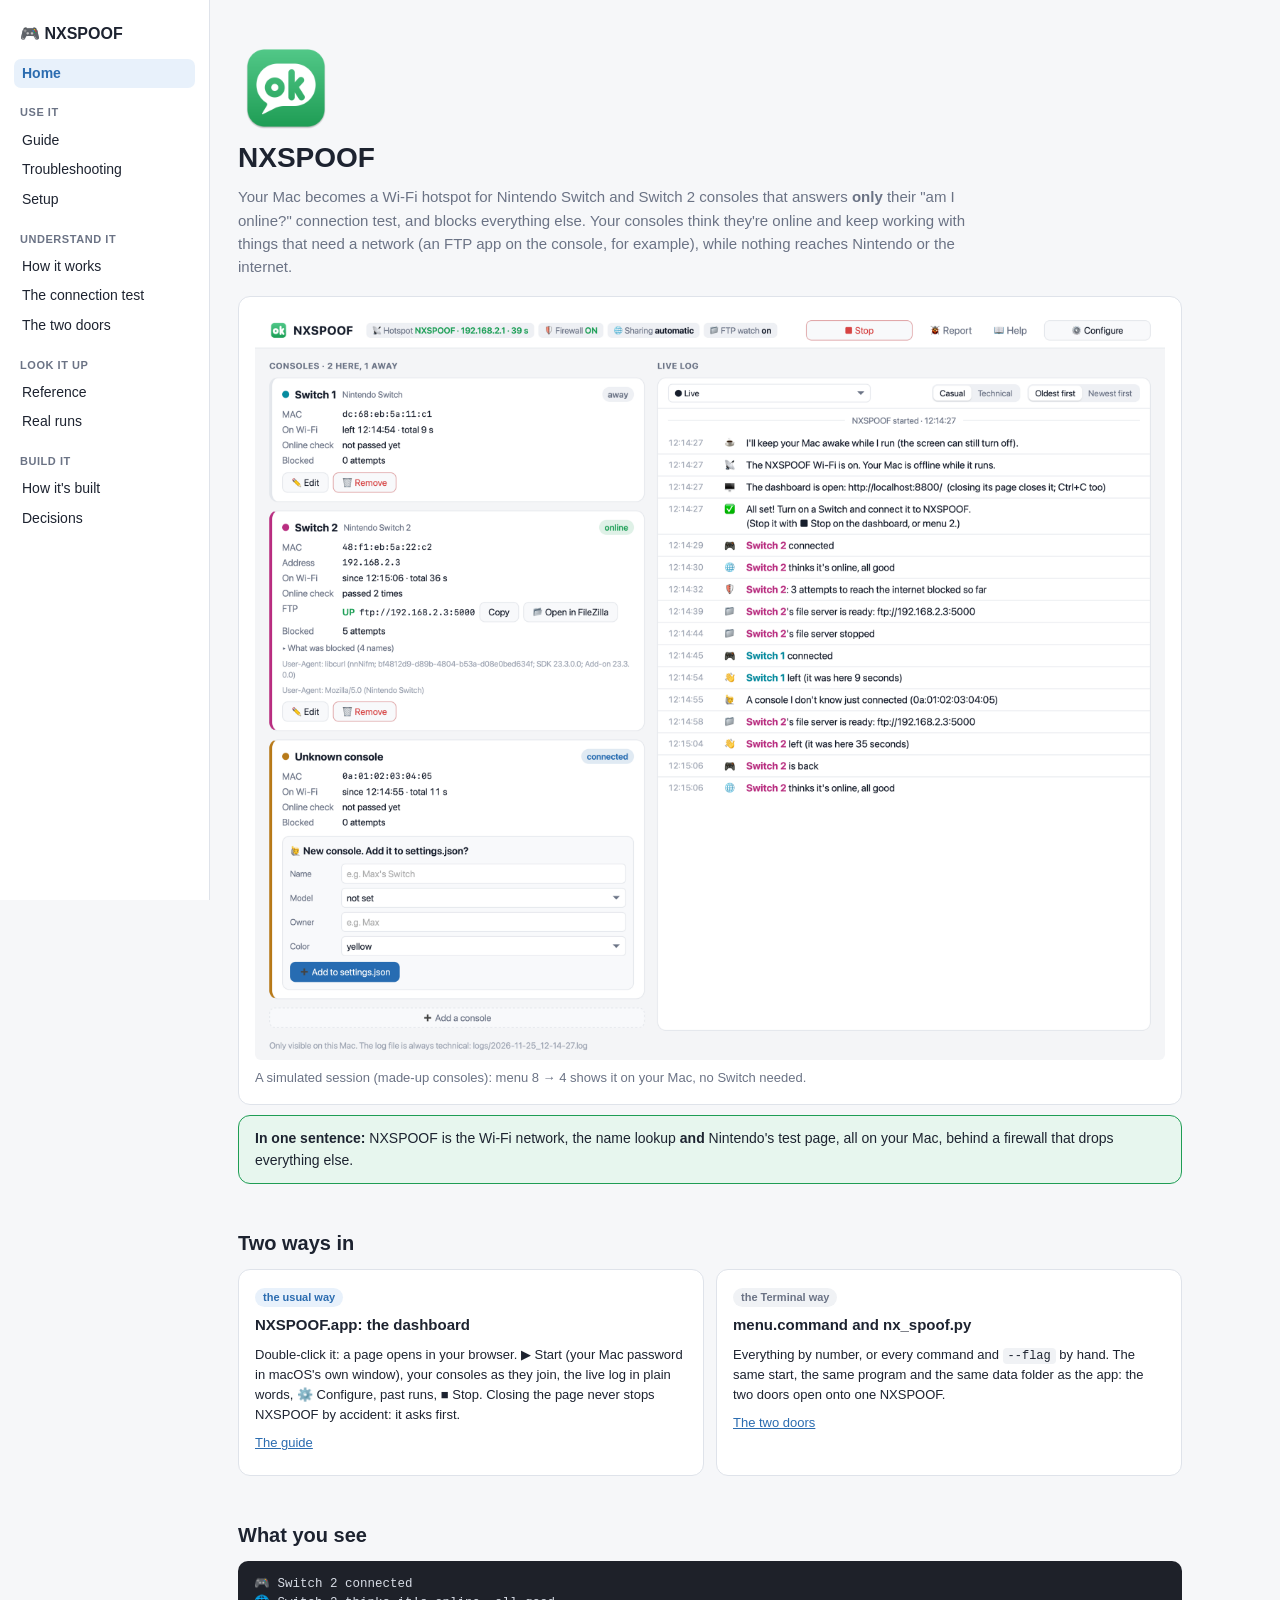
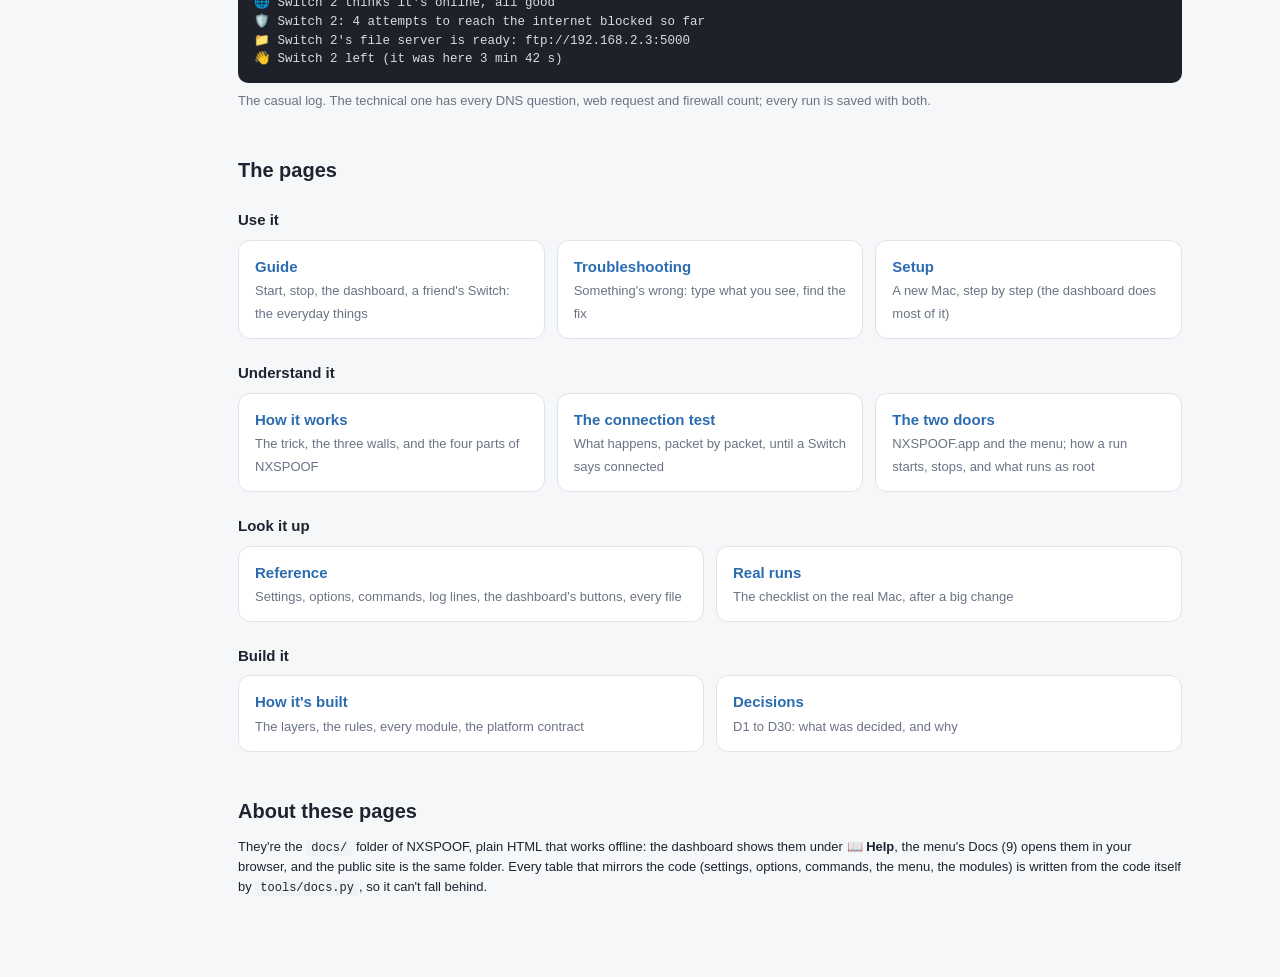
<file: docs/index.html>
<!doctype html>
<html lang="en">
<head>
<meta charset="utf-8">
<meta name="viewport" content="width=device-width, initial-scale=1">
<title>NXSPOOF docs</title>
<link rel="stylesheet" href="style.css">
<link rel="icon" href="favicon.ico" sizes="16x16 32x32"><link rel="icon" type="image/png" sizes="32x32" href="favicon.png">
<script src="docs.js" defer></script>
</head>
<body>
<!-- generated: nav -->
<nav class="side" aria-label="The NXSPOOF docs">
<a class="brand" href="index.html">🎮 NXSPOOF</a>
<a href="index.html" class="on" aria-current="page">Home</a>
<b>Use it</b>
<a href="guide.html">Guide</a>
<a href="troubleshooting.html">Troubleshooting</a>
<a href="setup.html">Setup</a>
<b>Understand it</b>
<a href="how-it-works.html">How it works</a>
<a href="connection-test.html">The connection test</a>
<a href="two-doors.html">The two doors</a>
<b>Look it up</b>
<a href="reference.html">Reference</a>
<a href="real-runs.html">Real runs</a>
<b>Build it</b>
<a href="how-its-built.html">How it's built</a>
<a href="decisions.html">Decisions</a>
</nav>
<!-- /generated -->
<main>

<p class="hero-icon"><img src="images/icon.png" width="96" height="96" alt="NXSPOOF's icon: a white speech bubble saying ok, on green"></p>
<h1>NXSPOOF</h1>
<p class="lead">Your Mac becomes a Wi-Fi hotspot for Nintendo Switch and Switch 2 consoles that answers <b>only</b> their "am I online?" connection test, and blocks everything else. Your consoles think they're online and keep working with things that need a network (an FTP app on the console, for example), while nothing reaches Nintendo or the internet.</p>
<figure class="shot"><picture><source media="(prefers-color-scheme: dark)" srcset="images/dashboard-dark.png"><img src="images/dashboard-light.png" alt="The NXSPOOF dashboard during a session: one Switch online with its file server up (Copy, Open in FileZilla) and 5 blocked attempts, one gone, an unknown console with its Add this console form, and the live log"></picture><figcaption>A simulated session (made-up consoles): menu 8 → 4 shows it on your Mac, no Switch needed.</figcaption></figure>
<div class="banner"><b>In one sentence:</b> NXSPOOF is the Wi-Fi network, the name lookup <b>and</b> Nintendo's test page, all on your Mac, behind a firewall that drops everything else.</div>

<h2>Two ways in</h2>
<div class="two">
  <div class="card"><span class="tag t-blue">the usual way</span><h3>NXSPOOF.app: the dashboard</h3>
    <p>Double-click it: a page opens in your browser. ▶ Start (your Mac password in macOS's own window), your consoles as they join, the live log in plain words, ⚙️ Configure, past runs, ■ Stop. Closing the page never stops NXSPOOF by accident: it asks first.</p>
    <p><a href="guide.html">The guide</a></p></div>
  <div class="card"><span class="tag t-gray">the Terminal way</span><h3>menu.command and nx_spoof.py</h3>
    <p>Everything by number, or every command and <code>--flag</code> by hand. The same start, the same program and the same data folder as the app: the two doors open onto one NXSPOOF.</p>
    <p><a href="two-doors.html">The two doors</a></p></div>
</div>

<h2>What you see</h2>
<pre class="term">🎮 Switch 2 connected
🌐 Switch 2 thinks it's online, all good
🛡️ Switch 2: 4 attempts to reach the internet blocked so far
📁 Switch 2's file server is ready: ftp://192.168.2.3:5000
👋 Switch 2 left (it was here 3 min 42 s)</pre>
<p class="small muted">The casual log. The technical one has every DNS question, web request and firewall count; every run is saved with both.</p>

<h2>The pages</h2>
<!-- generated: pages -->
<h3>Use it</h3>
<div class="cards">
<a class="card link" href="guide.html"><b>Guide</b><span>Start, stop, the dashboard, a friend's Switch: the everyday things</span></a>
<a class="card link" href="troubleshooting.html"><b>Troubleshooting</b><span>Something's wrong: type what you see, find the fix</span></a>
<a class="card link" href="setup.html"><b>Setup</b><span>A new Mac, step by step (the dashboard does most of it)</span></a>
</div>
<h3>Understand it</h3>
<div class="cards">
<a class="card link" href="how-it-works.html"><b>How it works</b><span>The trick, the three walls, and the four parts of NXSPOOF</span></a>
<a class="card link" href="connection-test.html"><b>The connection test</b><span>What happens, packet by packet, until a Switch says connected</span></a>
<a class="card link" href="two-doors.html"><b>The two doors</b><span>NXSPOOF.app and the menu; how a run starts, stops, and what runs as root</span></a>
</div>
<h3>Look it up</h3>
<div class="cards">
<a class="card link" href="reference.html"><b>Reference</b><span>Settings, options, commands, log lines, the dashboard's buttons, every file</span></a>
<a class="card link" href="real-runs.html"><b>Real runs</b><span>The checklist on the real Mac, after a big change</span></a>
</div>
<h3>Build it</h3>
<div class="cards">
<a class="card link" href="how-its-built.html"><b>How it's built</b><span>The layers, the rules, every module, the platform contract</span></a>
<a class="card link" href="decisions.html"><b>Decisions</b><span>D1 to D30: what was decided, and why</span></a>
</div>
<!-- /generated -->

<h2>About these pages</h2>
<p class="small">They're the <code>docs/</code> folder of NXSPOOF, plain HTML that works offline: the dashboard shows them under <b>📖 Help</b>, the menu's Docs (9) opens them in your browser, and the public site is the same folder. Every table that mirrors the code (settings, options, commands, the menu, the modules) is written from the code itself by <code>tools/docs.py</code>, so it can't fall behind.</p>

</main>
</body>
</html>
</file>
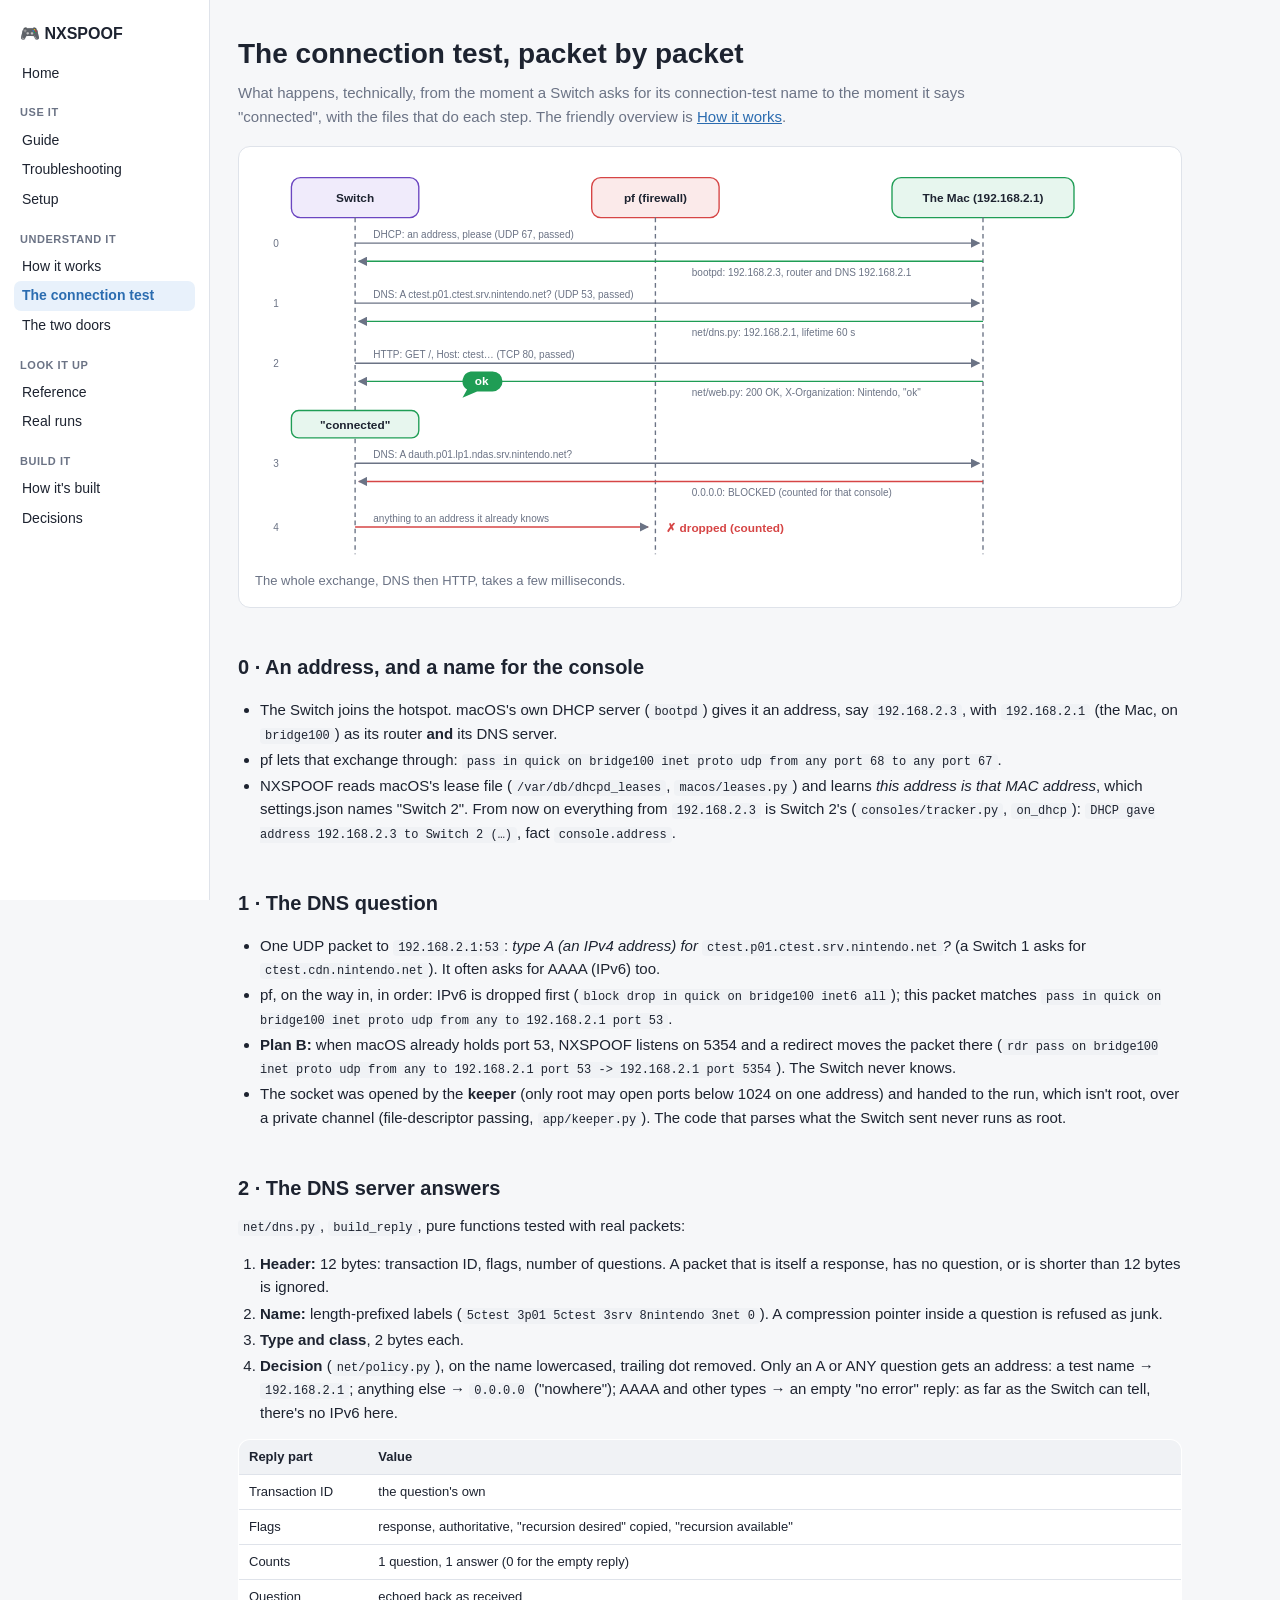
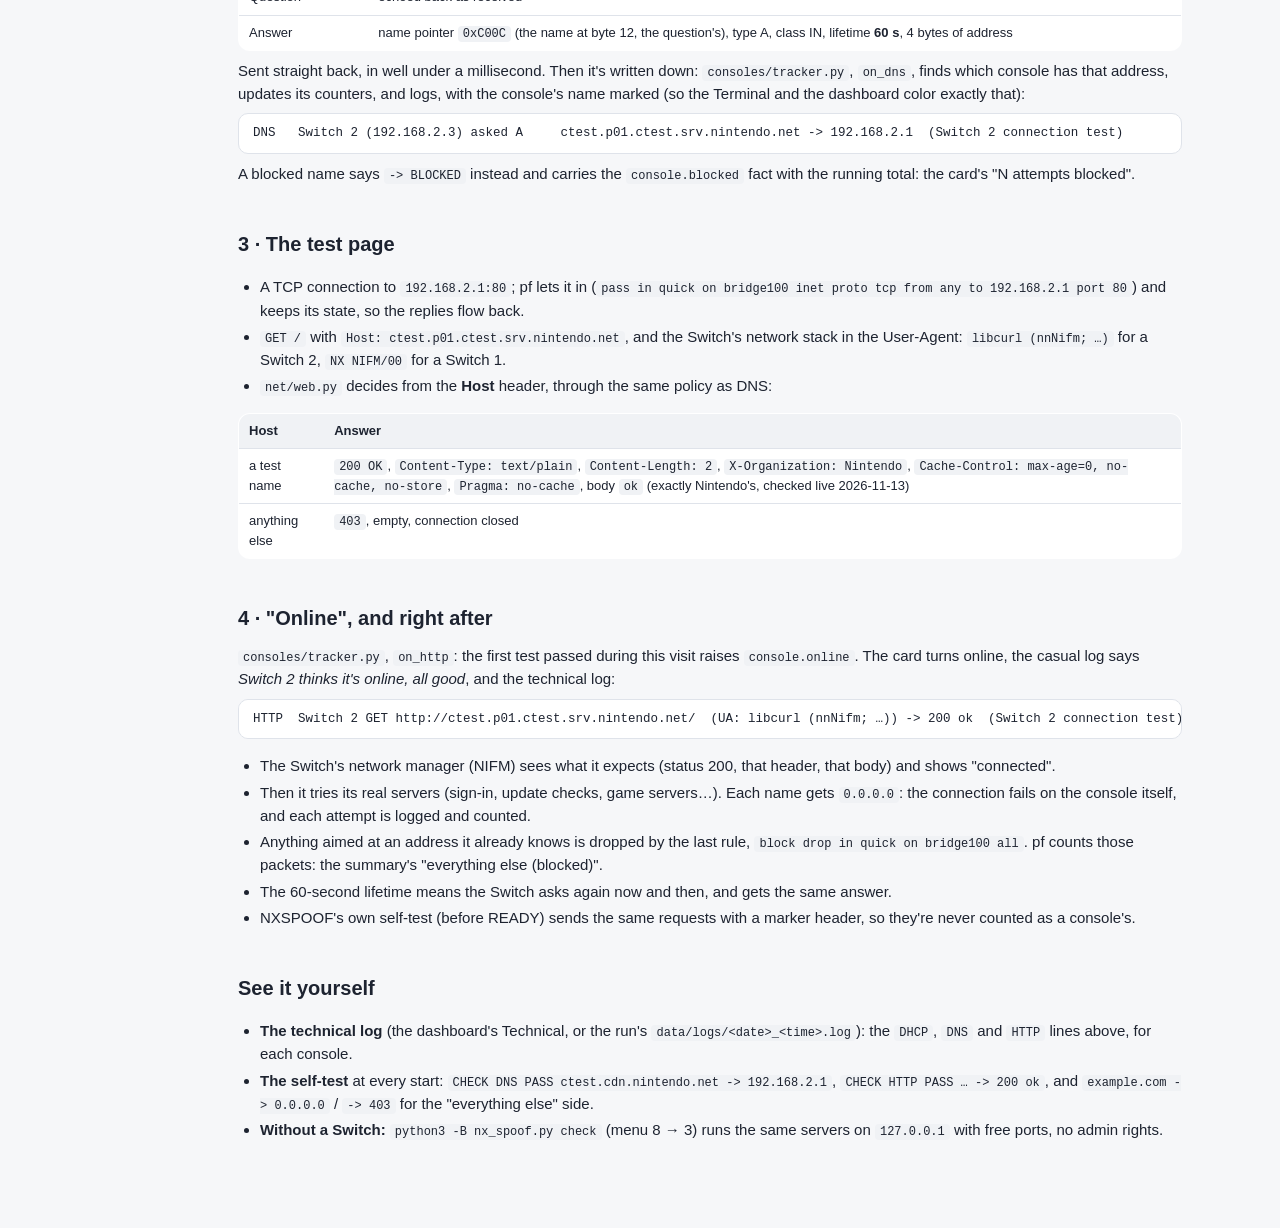
<file: docs/connection-test.html>
<!doctype html>
<html lang="en">
<head>
<meta charset="utf-8">
<meta name="viewport" content="width=device-width, initial-scale=1">
<title>The connection test · NXSPOOF</title>
<link rel="stylesheet" href="style.css">
<link rel="icon" href="favicon.ico" sizes="16x16 32x32"><link rel="icon" type="image/png" sizes="32x32" href="favicon.png">
<script src="docs.js" defer></script>
</head>
<body>
<!-- generated: nav -->
<nav class="side" aria-label="The NXSPOOF docs">
<a class="brand" href="index.html">🎮 NXSPOOF</a>
<a href="index.html">Home</a>
<b>Use it</b>
<a href="guide.html">Guide</a>
<a href="troubleshooting.html">Troubleshooting</a>
<a href="setup.html">Setup</a>
<b>Understand it</b>
<a href="how-it-works.html">How it works</a>
<a href="connection-test.html" class="on" aria-current="page">The connection test</a>
<a href="two-doors.html">The two doors</a>
<b>Look it up</b>
<a href="reference.html">Reference</a>
<a href="real-runs.html">Real runs</a>
<b>Build it</b>
<a href="how-its-built.html">How it's built</a>
<a href="decisions.html">Decisions</a>
</nav>
<!-- /generated -->
<main>

<h1>The connection test, packet by packet</h1>
<p class="lead">What happens, technically, from the moment a Switch asks for its connection-test name to the moment it says "connected", with the files that do each step. The friendly overview is <a href="how-it-works.html">How it works</a>.</p>

<figure>
<svg viewBox="0 0 1000 440" role="img" aria-labelledby="s1 sd1">
  <title id="s1">The exchange between a Switch and the Mac</title>
  <desc id="sd1">The Switch gets an address from macOS's DHCP, asks DNS for the test name and gets the Mac's address, fetches the test page and gets 200 ok (drawn as NXSPOOF's icon: a small speech bubble saying ok), says connected, then its other lookups get 0.0.0.0 and anything aimed at a known address is dropped by pf.</desc>
  <defs><marker id="sh" viewBox="0 0 10 10" refX="9" refY="5" markerWidth="7" markerHeight="7" orient="auto-start-reverse"><path d="M0 0L10 5L0 10z" class="head"/></marker></defs>
  <rect x="40" y="16" width="140" height="44" rx="10" class="box b-violet"/><text x="110" y="43" text-anchor="middle" class="title">Switch</text>
  <rect x="370" y="16" width="140" height="44" rx="10" class="box b-red"/><text x="440" y="43" text-anchor="middle" class="title">pf (firewall)</text>
  <rect x="700" y="16" width="200" height="44" rx="10" class="box b-green"/><text x="800" y="43" text-anchor="middle" class="title">The Mac (192.168.2.1)</text>
  <path d="M110 60 V 430" class="arrow dash"/><path d="M440 60 V 430" class="arrow dash"/><path d="M800 60 V 430" class="arrow dash"/>
  <text x="20" y="92" class="small">0</text><path d="M110 88 H 796" class="arrow" marker-end="url(#sh)"/><text x="130" y="82" class="small">DHCP: an address, please (UDP 67, passed)</text>
  <path d="M800 108 H 114" class="arrow arrow-green" marker-end="url(#sh)"/><text x="480" y="124" class="small">bootpd: 192.168.2.3, router and DNS 192.168.2.1</text>
  <text x="20" y="158" class="small">1</text><path d="M110 154 H 796" class="arrow" marker-end="url(#sh)"/><text x="130" y="148" class="small">DNS: A ctest.p01.ctest.srv.nintendo.net? (UDP 53, passed)</text>
  <path d="M800 174 H 114" class="arrow arrow-green" marker-end="url(#sh)"/><text x="480" y="190" class="small">net/dns.py: 192.168.2.1, lifetime 60 s</text>
  <text x="20" y="224" class="small">2</text><path d="M110 220 H 796" class="arrow" marker-end="url(#sh)"/><text x="130" y="214" class="small">HTTP: GET /, Host: ctest… (TCP 80, passed)</text>
  <path d="M800 240 H 114" class="arrow arrow-green" marker-end="url(#sh)"/><text x="480" y="256" class="small">net/web.py: 200 OK, X-Organization: Nintendo, "ok"</text>
  <g aria-hidden="true"><path d="M237 229 H 261 A 11 11 0 0 1 261 251 H 244 L 228 258 L 233 249 A 11 11 0 0 1 237 229 Z" class="ok-bubble"/><text x="249" y="244.5" text-anchor="middle" class="ok-word">ok</text></g>
  <rect x="40" y="272" width="140" height="30" rx="8" class="box b-green"/><text x="110" y="292" text-anchor="middle" class="title">"connected"</text>
  <text x="20" y="334" class="small">3</text><path d="M110 330 H 796" class="arrow" marker-end="url(#sh)"/><text x="130" y="324" class="small">DNS: A dauth.p01.lp1.ndas.srv.nintendo.net?</text>
  <path d="M800 350 H 114" class="arrow arrow-red" marker-end="url(#sh)"/><text x="480" y="366" class="small">0.0.0.0: BLOCKED (counted for that console)</text>
  <text x="20" y="404" class="small">4</text><path d="M110 400 H 432" class="arrow arrow-red" marker-end="url(#sh)"/><text x="130" y="394" class="small">anything to an address it already knows</text><text x="452" y="405" class="title no">✗ dropped (counted)</text>
</svg>
<figcaption>The whole exchange, DNS then HTTP, takes a few milliseconds.</figcaption>
</figure>

<h2>0 · An address, and a name for the console</h2>
<ul>
  <li>The Switch joins the hotspot. macOS's own DHCP server (<code>bootpd</code>) gives it an address, say <code>192.168.2.3</code>, with <code>192.168.2.1</code> (the Mac, on <code>bridge100</code>) as its router <b>and</b> its DNS server.</li>
  <li>pf lets that exchange through: <code>pass in quick on bridge100 inet proto udp from any port 68 to any port 67</code>.</li>
  <li>NXSPOOF reads macOS's lease file (<code>/var/db/dhcpd_leases</code>, <code>macos/leases.py</code>) and learns <i>this address is that MAC address</i>, which settings.json names "Switch 2". From now on everything from <code>192.168.2.3</code> is Switch 2's (<code>consoles/tracker.py</code>, <code>on_dhcp</code>): <code>DHCP  gave address 192.168.2.3 to Switch 2 (…)</code>, fact <code>console.address</code>.</li>
</ul>

<h2>1 · The DNS question</h2>
<ul>
  <li>One UDP packet to <code>192.168.2.1:53</code>: <i>type A (an IPv4 address) for <code>ctest.p01.ctest.srv.nintendo.net</code>?</i> (a Switch 1 asks for <code>ctest.cdn.nintendo.net</code>). It often asks for AAAA (IPv6) too.</li>
  <li>pf, on the way in, in order: IPv6 is dropped first (<code>block drop in quick on bridge100 inet6 all</code>); this packet matches <code>pass in quick on bridge100 inet proto udp from any to 192.168.2.1 port 53</code>.</li>
  <li><b>Plan B:</b> when macOS already holds port 53, NXSPOOF listens on 5354 and a redirect moves the packet there (<code>rdr pass on bridge100 inet proto udp from any to 192.168.2.1 port 53 -&gt; 192.168.2.1 port 5354</code>). The Switch never knows.</li>
  <li>The socket was opened by the <b>keeper</b> (only root may open ports below 1024 on one address) and handed to the run, which isn't root, over a private channel (file-descriptor passing, <code>app/keeper.py</code>). The code that parses what the Switch sent never runs as root.</li>
</ul>

<h2>2 · The DNS server answers</h2>
<p><code>net/dns.py</code>, <code>build_reply</code>, pure functions tested with real packets:</p>
<ol>
  <li><b>Header:</b> 12 bytes: transaction ID, flags, number of questions. A packet that is itself a response, has no question, or is shorter than 12 bytes is ignored.</li>
  <li><b>Name:</b> length-prefixed labels (<code>5ctest 3p01 5ctest 3srv 8nintendo 3net 0</code>). A compression pointer inside a question is refused as junk.</li>
  <li><b>Type and class</b>, 2 bytes each.</li>
  <li><b>Decision</b> (<code>net/policy.py</code>), on the name lowercased, trailing dot removed. Only an A or ANY question gets an address: a test name → <code>192.168.2.1</code>; anything else → <code>0.0.0.0</code> ("nowhere"); AAAA and other types → an empty "no error" reply: as far as the Switch can tell, there's no IPv6 here.</li>
</ol>
<div class="scroll"><table>
<tr><th>Reply part</th><th>Value</th></tr>
<tr><td>Transaction ID</td><td>the question's own</td></tr>
<tr><td>Flags</td><td>response, authoritative, "recursion desired" copied, "recursion available"</td></tr>
<tr><td>Counts</td><td>1 question, 1 answer (0 for the empty reply)</td></tr>
<tr><td>Question</td><td>echoed back as received</td></tr>
<tr><td>Answer</td><td>name pointer <code>0xC00C</code> (the name at byte 12, the question's), type A, class IN, lifetime <b>60 s</b>, 4 bytes of address</td></tr>
</table></div>
<p>Sent straight back, in well under a millisecond. Then it's written down: <code>consoles/tracker.py</code>, <code>on_dns</code>, finds which console has that address, updates its counters, and logs, with the console's name marked (so the Terminal and the dashboard color exactly that):</p>
<pre class="code">DNS   Switch 2 (192.168.2.3) asked A     ctest.p01.ctest.srv.nintendo.net -&gt; 192.168.2.1  (Switch 2 connection test)</pre>
<p>A blocked name says <code>-&gt; BLOCKED</code> instead and carries the <code>console.blocked</code> fact with the running total: the card's "N attempts blocked".</p>

<h2>3 · The test page</h2>
<ul>
  <li>A TCP connection to <code>192.168.2.1:80</code>; pf lets it in (<code>pass in quick on bridge100 inet proto tcp from any to 192.168.2.1 port 80</code>) and keeps its state, so the replies flow back.</li>
  <li><code>GET /</code> with <code>Host: ctest.p01.ctest.srv.nintendo.net</code>, and the Switch's network stack in the User-Agent: <code>libcurl (nnNifm; …)</code> for a Switch 2, <code>NX NIFM/00</code> for a Switch 1.</li>
  <li><code>net/web.py</code> decides from the <b>Host</b> header, through the same policy as DNS:</li>
</ul>
<div class="scroll"><table>
<tr><th>Host</th><th>Answer</th></tr>
<tr><td>a test name</td><td class="wrap"><code>200 OK</code>, <code>Content-Type: text/plain</code>, <code>Content-Length: 2</code>, <b><code>X-Organization: Nintendo</code></b>, <code>Cache-Control: max-age=0, no-cache, no-store</code>, <code>Pragma: no-cache</code>, body <b><code>ok</code></b> (exactly Nintendo's, checked live 2026-11-13)</td></tr>
<tr><td>anything else</td><td><code>403</code>, empty, connection closed</td></tr>
</table></div>

<h2>4 · "Online", and right after</h2>
<p><code>consoles/tracker.py</code>, <code>on_http</code>: the first test passed during this visit raises <code>console.online</code>. The card turns online, the casual log says <i>Switch 2 thinks it's online, all good</i>, and the technical log:</p>
<pre class="code">HTTP  Switch 2 GET http://ctest.p01.ctest.srv.nintendo.net/  (UA: libcurl (nnNifm; …)) -&gt; 200 ok  (Switch 2 connection test)</pre>
<ul>
  <li>The Switch's network manager (NIFM) sees what it expects (status 200, that header, that body) and shows "connected".</li>
  <li>Then it tries its real servers (sign-in, update checks, game servers…). Each name gets <code>0.0.0.0</code>: the connection fails on the console itself, and each attempt is logged and counted.</li>
  <li>Anything aimed at an address it already knows is dropped by the last rule, <code>block drop in quick on bridge100 all</code>. pf counts those packets: the summary's "everything else (blocked)".</li>
  <li>The 60-second lifetime means the Switch asks again now and then, and gets the same answer.</li>
  <li>NXSPOOF's own self-test (before READY) sends the same requests with a marker header, so they're never counted as a console's.</li>
</ul>

<h2>See it yourself</h2>
<ul>
  <li><b>The technical log</b> (the dashboard's Technical, or the run's <code>data/logs/&lt;date&gt;_&lt;time&gt;.log</code>): the <code>DHCP</code>, <code>DNS</code> and <code>HTTP</code> lines above, for each console.</li>
  <li><b>The self-test</b> at every start: <code>CHECK DNS  PASS ctest.cdn.nintendo.net -&gt; 192.168.2.1</code>, <code>CHECK HTTP PASS … -&gt; 200 ok</code>, and <code>example.com -&gt; 0.0.0.0</code> / <code>-&gt; 403</code> for the "everything else" side.</li>
  <li><b>Without a Switch:</b> <code>python3 -B nx_spoof.py check</code> (menu 8 → 3) runs the same servers on <code>127.0.0.1</code> with free ports, no admin rights.</li>
</ul>

</main>
</body>
</html>
</file>
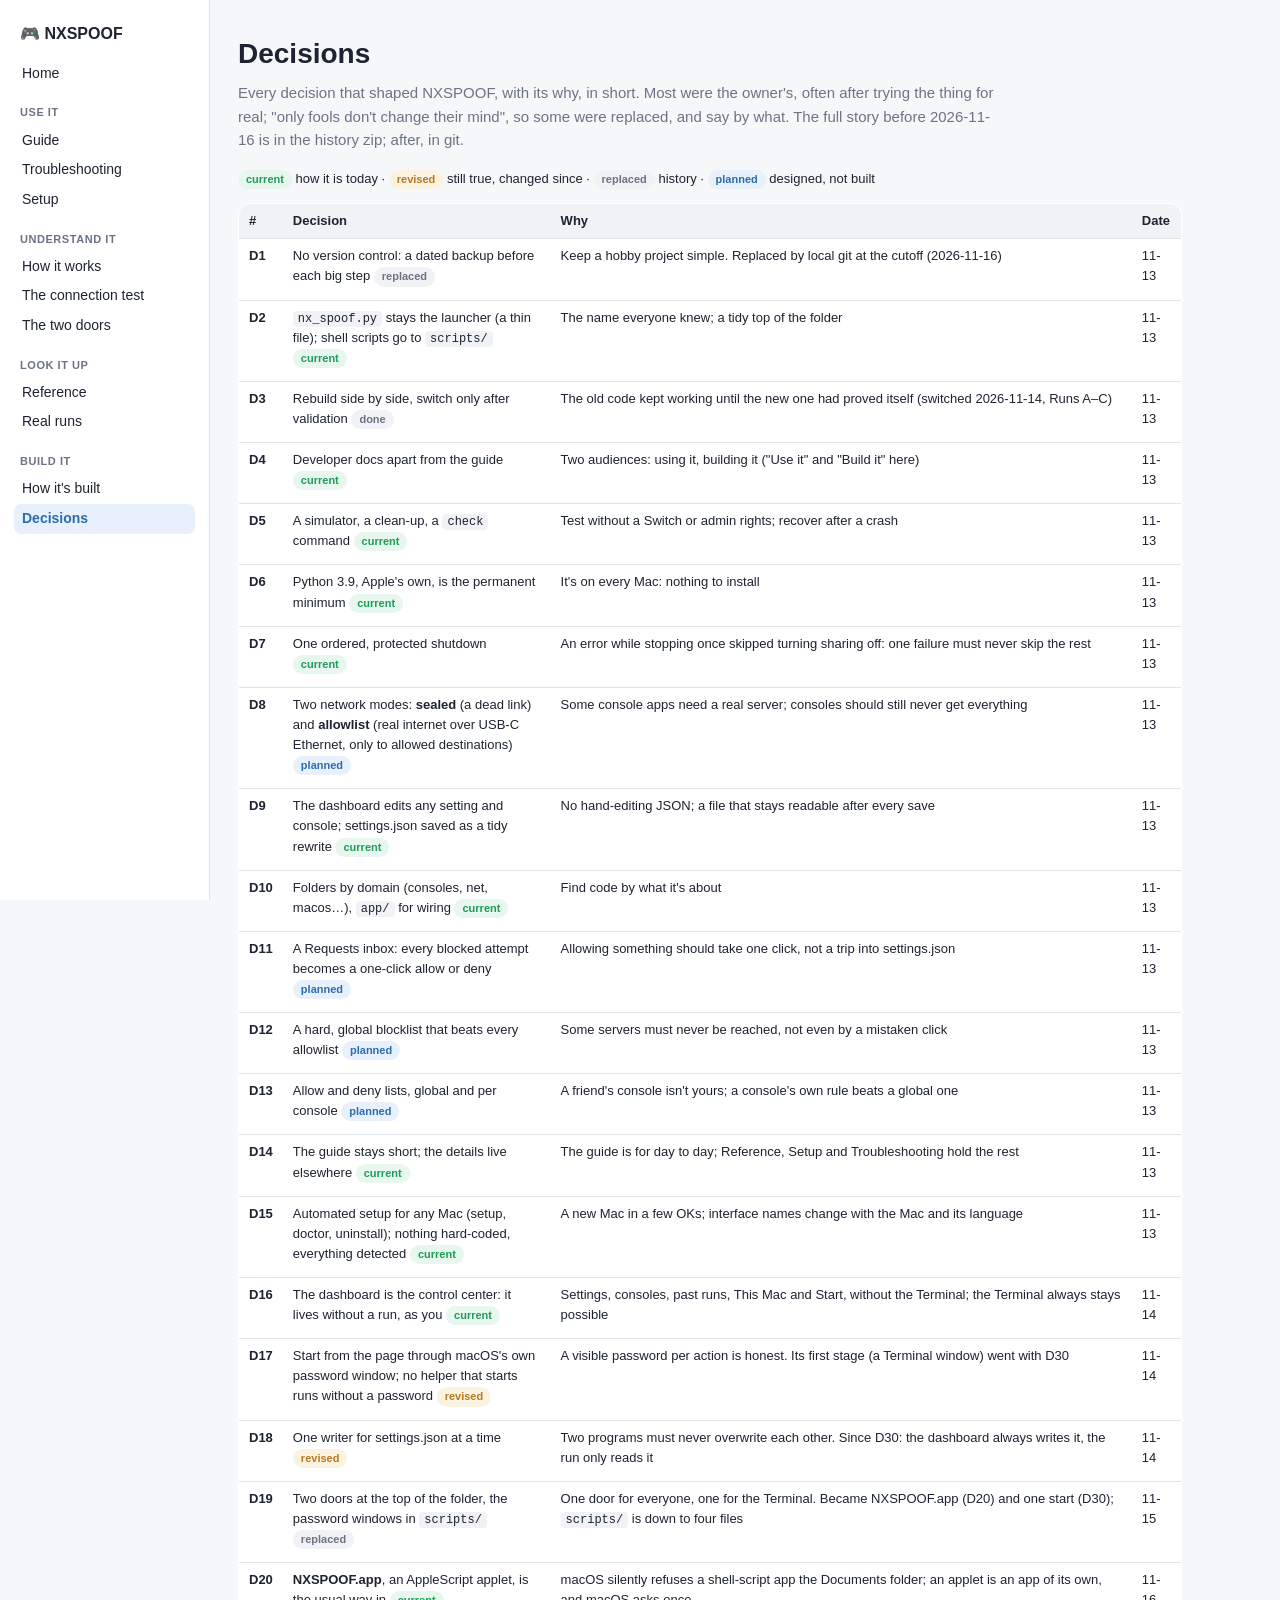
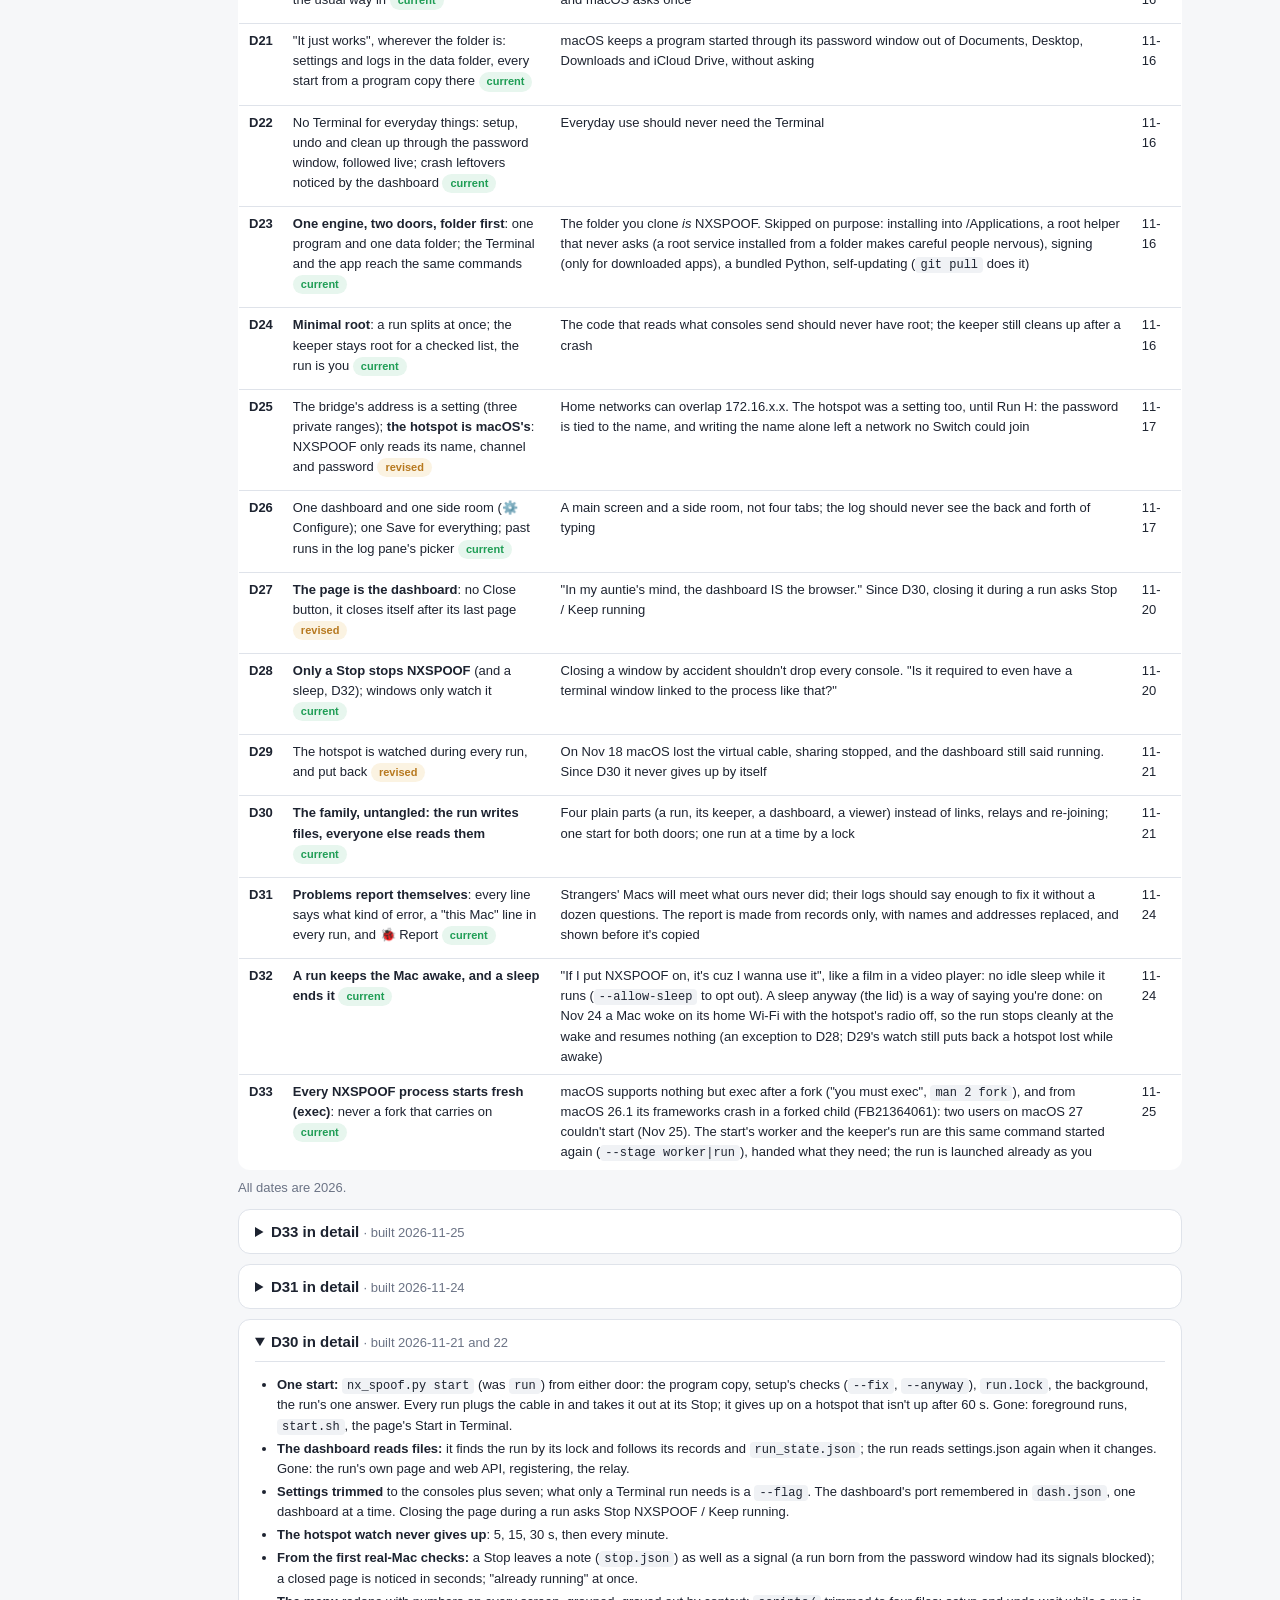
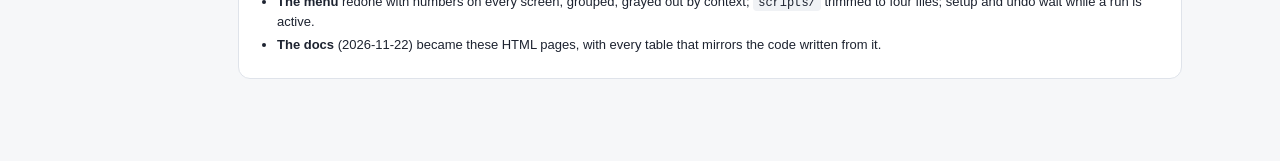
<file: docs/decisions.html>
<!doctype html>
<html lang="en">
<head>
<meta charset="utf-8">
<meta name="viewport" content="width=device-width, initial-scale=1">
<title>Decisions · NXSPOOF</title>
<link rel="stylesheet" href="style.css">
<link rel="icon" href="favicon.ico" sizes="16x16 32x32"><link rel="icon" type="image/png" sizes="32x32" href="favicon.png">
<script src="docs.js" defer></script>
</head>
<body>
<!-- generated: nav -->
<nav class="side" aria-label="The NXSPOOF docs">
<a class="brand" href="index.html">🎮 NXSPOOF</a>
<a href="index.html">Home</a>
<b>Use it</b>
<a href="guide.html">Guide</a>
<a href="troubleshooting.html">Troubleshooting</a>
<a href="setup.html">Setup</a>
<b>Understand it</b>
<a href="how-it-works.html">How it works</a>
<a href="connection-test.html">The connection test</a>
<a href="two-doors.html">The two doors</a>
<b>Look it up</b>
<a href="reference.html">Reference</a>
<a href="real-runs.html">Real runs</a>
<b>Build it</b>
<a href="how-its-built.html">How it's built</a>
<a href="decisions.html" class="on" aria-current="page">Decisions</a>
</nav>
<!-- /generated -->
<main>

<h1>Decisions</h1>
<p class="lead">Every decision that shaped NXSPOOF, with its why, in short. Most were the owner's, often after trying the thing for real; "only fools don't change their mind", so some were replaced, and say by what. The full story before 2026-11-16 is in the history zip; after, in git.</p>
<p class="small"><span class="tag t-green">current</span> how it is today · <span class="tag t-yellow">revised</span> still true, changed since · <span class="tag t-gray">replaced</span> history · <span class="tag t-blue">planned</span> designed, not built</p>

<div class="scroll"><table>
<tr><th>#</th><th>Decision</th><th>Why</th><th>Date</th></tr>
<tr id="d1"><td><b>D1</b></td><td>No version control: a dated backup before each big step <span class="tag t-gray">replaced</span></td><td>Keep a hobby project simple. Replaced by local git at the cutoff (2026-11-16)</td><td>11-13</td></tr>
<tr id="d2"><td><b>D2</b></td><td><code>nx_spoof.py</code> stays the launcher (a thin file); shell scripts go to <code>scripts/</code> <span class="tag t-green">current</span></td><td>The name everyone knew; a tidy top of the folder</td><td>11-13</td></tr>
<tr id="d3"><td><b>D3</b></td><td>Rebuild side by side, switch only after validation <span class="tag t-gray">done</span></td><td>The old code kept working until the new one had proved itself (switched 2026-11-14, Runs A–C)</td><td>11-13</td></tr>
<tr id="d4"><td><b>D4</b></td><td>Developer docs apart from the guide <span class="tag t-green">current</span></td><td>Two audiences: using it, building it ("Use it" and "Build it" here)</td><td>11-13</td></tr>
<tr id="d5"><td><b>D5</b></td><td>A simulator, a clean-up, a <code>check</code> command <span class="tag t-green">current</span></td><td>Test without a Switch or admin rights; recover after a crash</td><td>11-13</td></tr>
<tr id="d6"><td><b>D6</b></td><td>Python 3.9, Apple's own, is the permanent minimum <span class="tag t-green">current</span></td><td>It's on every Mac: nothing to install</td><td>11-13</td></tr>
<tr id="d7"><td><b>D7</b></td><td>One ordered, protected shutdown <span class="tag t-green">current</span></td><td>An error while stopping once skipped turning sharing off: one failure must never skip the rest</td><td>11-13</td></tr>
<tr id="d8"><td><b>D8</b></td><td>Two network modes: <b>sealed</b> (a dead link) and <b>allowlist</b> (real internet over USB-C Ethernet, only to allowed destinations) <span class="tag t-blue">planned</span></td><td>Some console apps need a real server; consoles should still never get everything</td><td>11-13</td></tr>
<tr id="d9"><td><b>D9</b></td><td>The dashboard edits any setting and console; settings.json saved as a tidy rewrite <span class="tag t-green">current</span></td><td>No hand-editing JSON; a file that stays readable after every save</td><td>11-13</td></tr>
<tr id="d10"><td><b>D10</b></td><td>Folders by domain (consoles, net, macos…), <code>app/</code> for wiring <span class="tag t-green">current</span></td><td>Find code by what it's about</td><td>11-13</td></tr>
<tr id="d11"><td><b>D11</b></td><td>A Requests inbox: every blocked attempt becomes a one-click allow or deny <span class="tag t-blue">planned</span></td><td>Allowing something should take one click, not a trip into settings.json</td><td>11-13</td></tr>
<tr id="d12"><td><b>D12</b></td><td>A hard, global blocklist that beats every allowlist <span class="tag t-blue">planned</span></td><td>Some servers must never be reached, not even by a mistaken click</td><td>11-13</td></tr>
<tr id="d13"><td><b>D13</b></td><td>Allow and deny lists, global and per console <span class="tag t-blue">planned</span></td><td>A friend's console isn't yours; a console's own rule beats a global one</td><td>11-13</td></tr>
<tr id="d14"><td><b>D14</b></td><td>The guide stays short; the details live elsewhere <span class="tag t-green">current</span></td><td>The guide is for day to day; Reference, Setup and Troubleshooting hold the rest</td><td>11-13</td></tr>
<tr id="d15"><td><b>D15</b></td><td>Automated setup for any Mac (setup, doctor, uninstall); nothing hard-coded, everything detected <span class="tag t-green">current</span></td><td>A new Mac in a few OKs; interface names change with the Mac and its language</td><td>11-13</td></tr>
<tr id="d16"><td><b>D16</b></td><td>The dashboard is the control center: it lives without a run, as you <span class="tag t-green">current</span></td><td>Settings, consoles, past runs, This Mac and Start, without the Terminal; the Terminal always stays possible</td><td>11-14</td></tr>
<tr id="d17"><td><b>D17</b></td><td>Start from the page through macOS's own password window; no helper that starts runs without a password <span class="tag t-yellow">revised</span></td><td>A visible password per action is honest. Its first stage (a Terminal window) went with D30</td><td>11-14</td></tr>
<tr id="d18"><td><b>D18</b></td><td>One writer for settings.json at a time <span class="tag t-yellow">revised</span></td><td>Two programs must never overwrite each other. Since D30: the dashboard always writes it, the run only reads it</td><td>11-14</td></tr>
<tr id="d19"><td><b>D19</b></td><td>Two doors at the top of the folder, the password windows in <code>scripts/</code> <span class="tag t-gray">replaced</span></td><td>One door for everyone, one for the Terminal. Became NXSPOOF.app (D20) and one start (D30); <code>scripts/</code> is down to four files</td><td>11-15</td></tr>
<tr id="d20"><td><b>D20</b></td><td><b>NXSPOOF.app</b>, an AppleScript applet, is the usual way in <span class="tag t-green">current</span></td><td>macOS silently refuses a shell-script app the Documents folder; an applet is an app of its own, and macOS asks once</td><td>11-16</td></tr>
<tr id="d21"><td><b>D21</b></td><td>"It just works", wherever the folder is: settings and logs in the data folder, every start from a program copy there <span class="tag t-green">current</span></td><td>macOS keeps a program started through its password window out of Documents, Desktop, Downloads and iCloud Drive, without asking</td><td>11-16</td></tr>
<tr id="d22"><td><b>D22</b></td><td>No Terminal for everyday things: setup, undo and clean up through the password window, followed live; crash leftovers noticed by the dashboard <span class="tag t-green">current</span></td><td>Everyday use should never need the Terminal</td><td>11-16</td></tr>
<tr id="d23"><td><b>D23</b></td><td><b>One engine, two doors, folder first</b>: one program and one data folder; the Terminal and the app reach the same commands <span class="tag t-green">current</span></td><td>The folder you clone <i>is</i> NXSPOOF. Skipped on purpose: installing into /Applications, a root helper that never asks (a root service installed from a folder makes careful people nervous), signing (only for downloaded apps), a bundled Python, self-updating (<code>git pull</code> does it)</td><td>11-16</td></tr>
<tr id="d24"><td><b>D24</b></td><td><b>Minimal root</b>: a run splits at once; the keeper stays root for a checked list, the run is you <span class="tag t-green">current</span></td><td>The code that reads what consoles send should never have root; the keeper still cleans up after a crash</td><td>11-16</td></tr>
<tr id="d25"><td><b>D25</b></td><td>The bridge's address is a setting (three private ranges); <b>the hotspot is macOS's</b>: NXSPOOF only reads its name, channel and password <span class="tag t-yellow">revised</span></td><td>Home networks can overlap 172.16.x.x. The hotspot was a setting too, until Run H: the password is tied to the name, and writing the name alone left a network no Switch could join</td><td>11-17</td></tr>
<tr id="d26"><td><b>D26</b></td><td>One dashboard and one side room (⚙️ Configure); one Save for everything; past runs in the log pane's picker <span class="tag t-green">current</span></td><td>A main screen and a side room, not four tabs; the log should never see the back and forth of typing</td><td>11-17</td></tr>
<tr id="d27"><td><b>D27</b></td><td><b>The page is the dashboard</b>: no Close button, it closes itself after its last page <span class="tag t-yellow">revised</span></td><td>"In my auntie's mind, the dashboard IS the browser." Since D30, closing it during a run asks Stop / Keep running</td><td>11-20</td></tr>
<tr id="d28"><td><b>D28</b></td><td><b>Only a Stop stops NXSPOOF</b> (and a sleep, D32); windows only watch it <span class="tag t-green">current</span></td><td>Closing a window by accident shouldn't drop every console. "Is it required to even have a terminal window linked to the process like that?"</td><td>11-20</td></tr>
<tr id="d29"><td><b>D29</b></td><td>The hotspot is watched during every run, and put back <span class="tag t-yellow">revised</span></td><td>On Nov 18 macOS lost the virtual cable, sharing stopped, and the dashboard still said running. Since D30 it never gives up by itself</td><td>11-21</td></tr>
<tr id="d30"><td><b>D30</b></td><td><b>The family, untangled: the run writes files, everyone else reads them</b> <span class="tag t-green">current</span></td><td>Four plain parts (a run, its keeper, a dashboard, a viewer) instead of links, relays and re-joining; one start for both doors; one run at a time by a lock</td><td>11-21</td></tr>
<tr id="d31"><td><b>D31</b></td><td><b>Problems report themselves</b>: every line says what kind of error, a "this Mac" line in every run, and 🐞 Report <span class="tag t-green">current</span></td><td>Strangers' Macs will meet what ours never did; their logs should say enough to fix it without a dozen questions. The report is made from records only, with names and addresses replaced, and shown before it's copied</td><td>11-24</td></tr>
<tr id="d32"><td><b>D32</b></td><td><b>A run keeps the Mac awake, and a sleep ends it</b> <span class="tag t-green">current</span></td><td>"If I put NXSPOOF on, it's cuz I wanna use it", like a film in a video player: no idle sleep while it runs (<code>--allow-sleep</code> to opt out). A sleep anyway (the lid) is a way of saying you're done: on Nov 24 a Mac woke on its home Wi-Fi with the hotspot's radio off, so the run stops cleanly at the wake and resumes nothing (an exception to D28; D29's watch still puts back a hotspot lost while awake)</td><td>11-24</td></tr>
<tr id="d33"><td><b>D33</b></td><td><b>Every NXSPOOF process starts fresh (exec)</b>: never a fork that carries on <span class="tag t-green">current</span></td><td>macOS supports nothing but exec after a fork ("you must exec", <code>man 2 fork</code>), and from macOS 26.1 its frameworks crash in a forked child (FB21364061): two users on macOS 27 couldn't start (Nov 25). The start's worker and the keeper's run are this same command started again (<code>--stage worker|run</code>), handed what they need; the run is launched already as you</td><td>11-25</td></tr>
</table></div>
<p class="small muted">All dates are 2026.</p>

<details class="fold"><summary>D33 in detail <span class="muted">· built 2026-11-25</span></summary>
<ul class="small">
  <li><b>What happened:</b> on macOS 27.3 the run crashed reading the hotspot's settings (SCPreferences through ctypes, "crashed on child side of fork pre-exec"), then, once that moved to a helper process, at the self-test (urllib's proxy lookup, SystemConfiguration again). Both are fixed on their own (<code>macos/scprefs.py</code>, <code>http.client</code>), but a call-by-call hunt can't keep up with every macOS: a macOS specialist's analysis showed even plain library calls in a forked child are outside Apple's contract.</li>
  <li><b>The guarantee:</b> <code>nx_spoof.py start</code> launches its worker as a brand-new process (its own session, its output to the start's file), and the keeper launches the run the same way, with your user, group and groups set by the launch (<code>macos/process.py</code> background / started, <code>macos/privsep.py</code> spawn_run). Each is handed only what it needs: the answer pipe, the lock (the worker), the keeper's socket (the run), and a hand-over pipe for what the start knew in memory; it takes them over (<code>take_over</code>: made private again, so nothing leaks into later programs). The run checks first thing it isn't root and can't become root again.</li>
  <li><b>Checks:</b> a canary test does the run's Mac paths in a forked child of a threaded parent (where macOS 15 aborts too), a real fresh child is started in the tests, and a crash names its signal in the keeper's note with macOS's crash report's place. There's no <code>os.fork</code> left in NXSPOOF.</li>
</ul>
</details>

<details class="fold"><summary>D31 in detail <span class="muted">· built 2026-11-24</span></summary>
<ul class="small">
  <li><b>Errors in words:</b> every error line names the error's kind (<code>KeyError: 'name'</code>, not just <code>'name'</code>); an unexpected one keeps its traceback in the line's details, the keeper's included (core/fmt.py). A broken reaction, a hotspot watch that can't look and the dashboard's internal errors used to be silent: each says so once.</li>
  <li><b>This Mac:</b> every run's log starts with macOS's version and build, the model, the chip, Python, the language and whether an organization manages the Mac (macos/machine.py). Nothing personal: no Mac name, no user name, no serial number.</li>
  <li><b>Quiet sensors:</b> a reworded Wi-Fi log line or a moved lease file breaks nothing loudly, so the end of a run says when one source saw nothing while the others saw consoles (features/sensors.py). A hotspot that never comes up lists the network interfaces macOS has.</li>
  <li><b>🐞 Report:</b> one engine (app/reporting.py, features/report.py), two doors: the dashboard shows it first, then Copy (and Open GitHub once the repository exists); <code>nx_spoof.py report</code> (menu 6 → 4) prints it, saves it, copies it and opens GitHub's page. It goes through the clipboard, never in a web address: too long for one, and nothing personal should travel in one. Skipped: sending it anywhere by itself.</li>
</ul>
</details>

<details class="fold" open><summary>D30 in detail <span class="muted">· built 2026-11-21 and 22</span></summary>
<ul class="small">
  <li><b>One start:</b> <code>nx_spoof.py start</code> (was <code>run</code>) from either door: the program copy, setup's checks (<code>--fix</code>, <code>--anyway</code>), <code>run.lock</code>, the background, the run's one answer. Every run plugs the cable in and takes it out at its Stop; it gives up on a hotspot that isn't up after 60 s. Gone: foreground runs, <code>start.sh</code>, the page's Start in Terminal.</li>
  <li><b>The dashboard reads files:</b> it finds the run by its lock and follows its records and <code>run_state.json</code>; the run reads settings.json again when it changes. Gone: the run's own page and web API, registering, the relay.</li>
  <li><b>Settings trimmed</b> to the consoles plus seven; what only a Terminal run needs is a <code>--flag</code>. The dashboard's port remembered in <code>dash.json</code>, one dashboard at a time. Closing the page during a run asks Stop NXSPOOF / Keep running.</li>
  <li><b>The hotspot watch never gives up</b>: 5, 15, 30 s, then every minute.</li>
  <li><b>From the first real-Mac checks:</b> a Stop leaves a note (<code>stop.json</code>) as well as a signal (a run born from the password window had its signals blocked); a closed page is noticed in seconds; "already running" at once.</li>
  <li><b>The menu</b> redone with numbers on every screen, grouped, grayed out by context; <code>scripts/</code> trimmed to four files; setup and undo wait while a run is active.</li>
  <li><b>The docs</b> (2026-11-22) became these HTML pages, with every table that mirrors the code written from it.</li>
</ul>
</details>

</main>
</body>
</html>
</file>
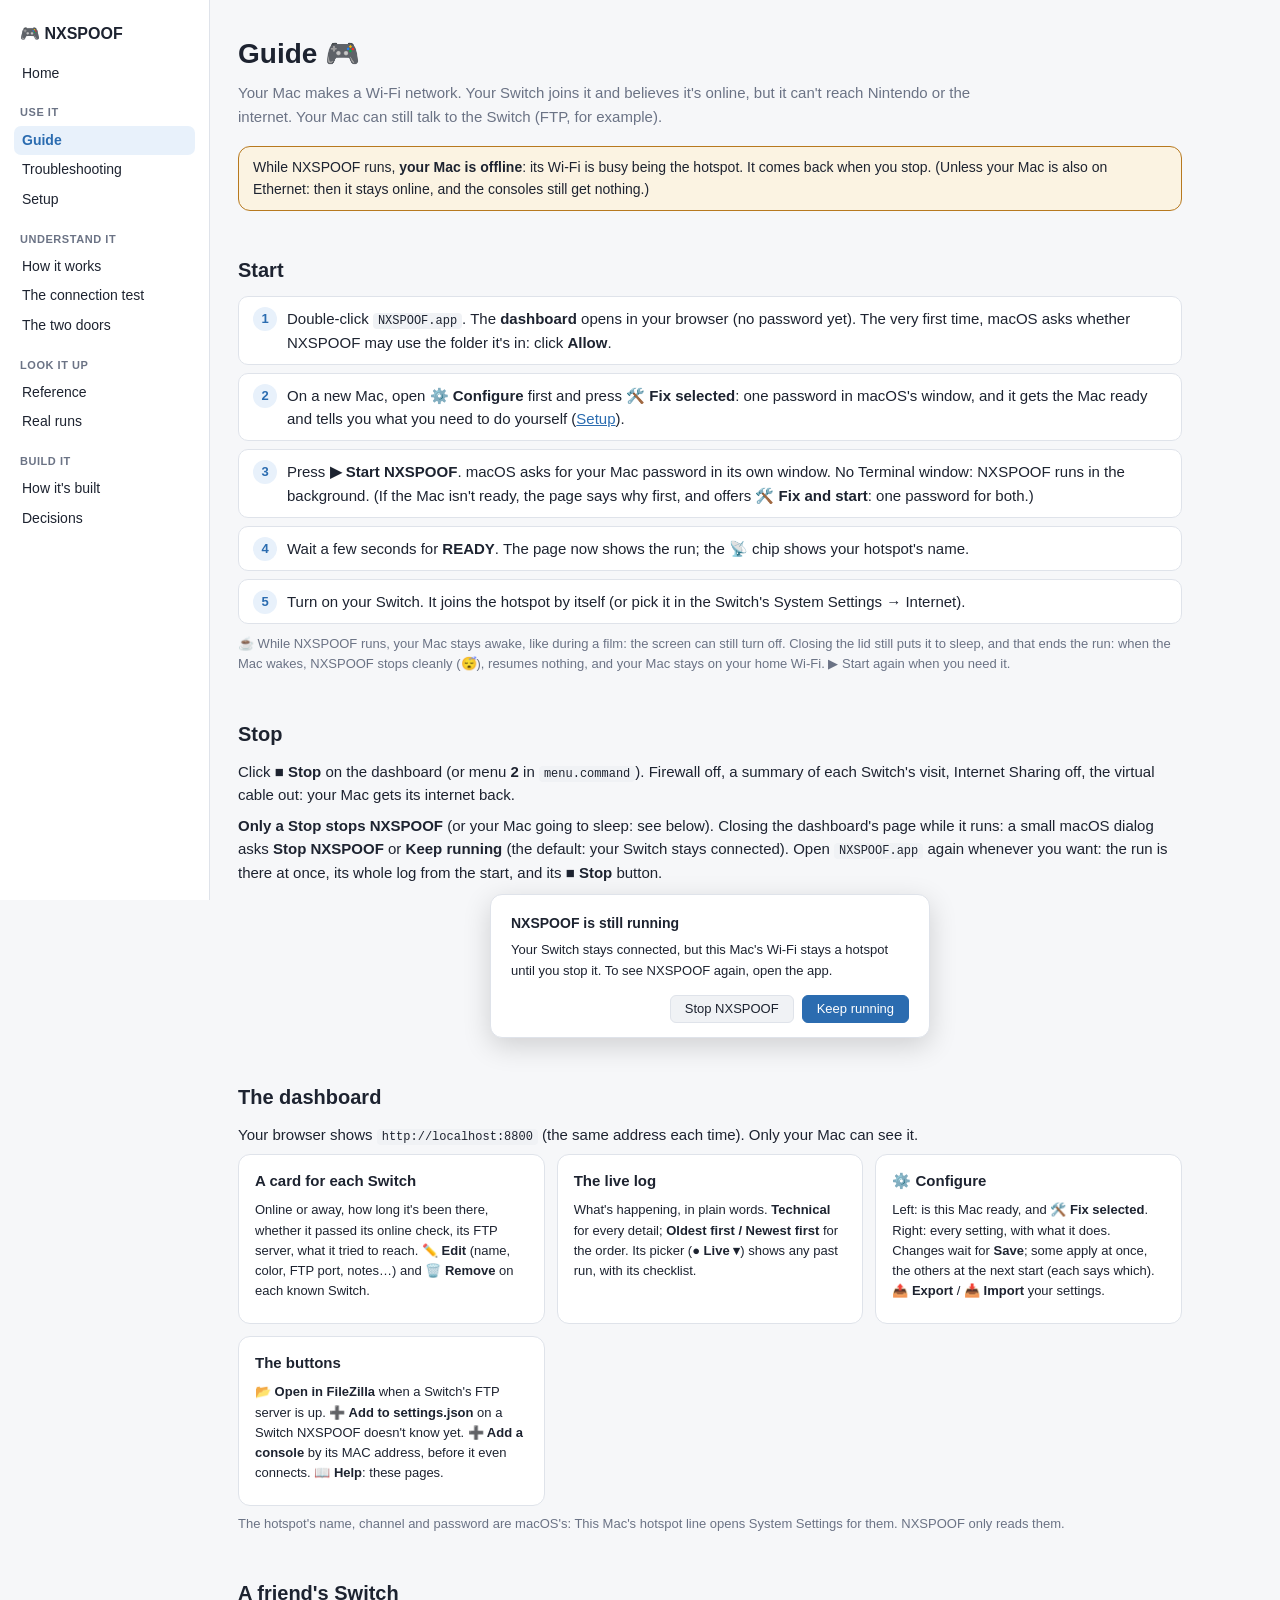
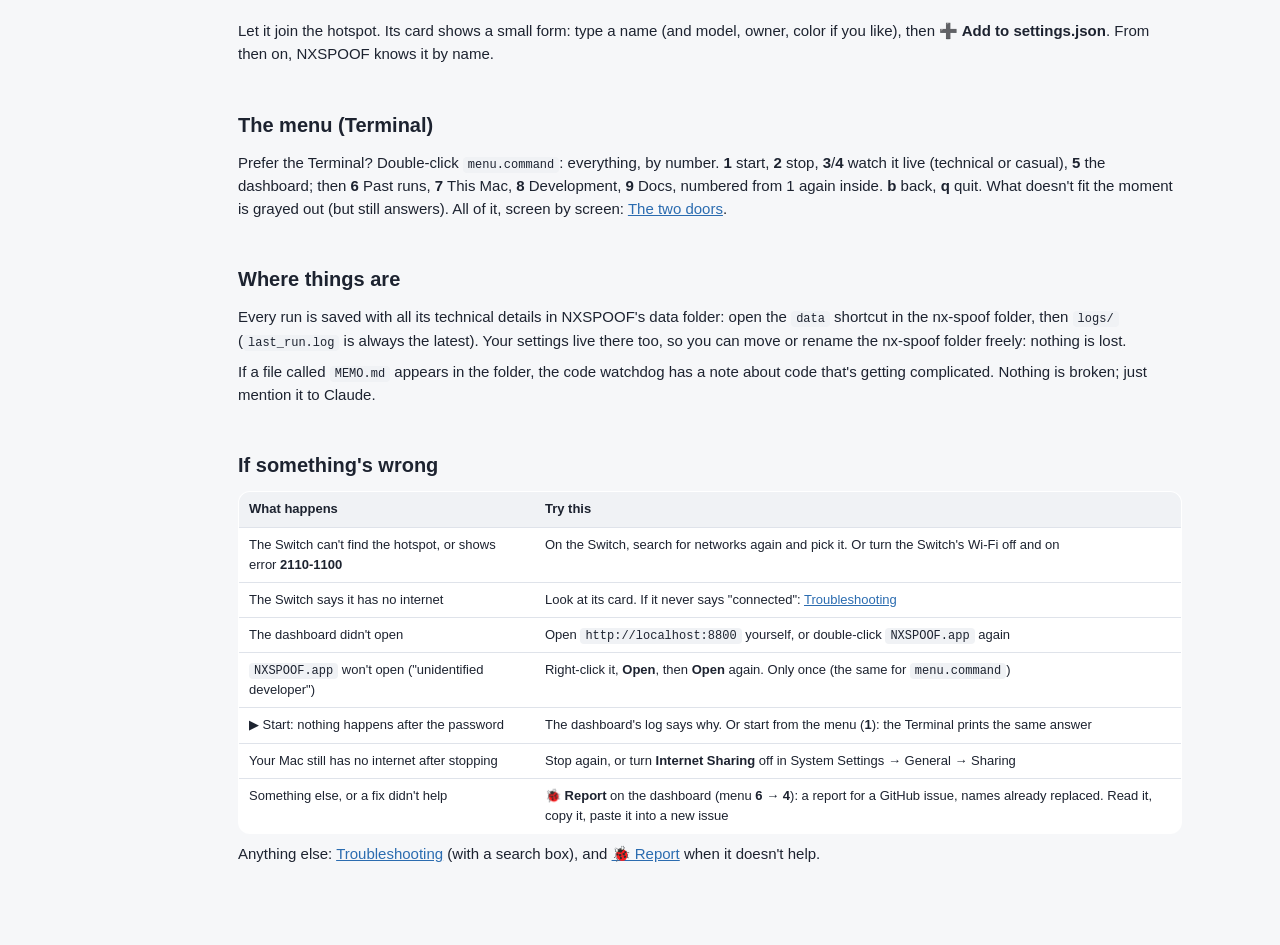
<file: docs/guide.html>
<!doctype html>
<html lang="en">
<head>
<meta charset="utf-8">
<meta name="viewport" content="width=device-width, initial-scale=1">
<title>Guide · NXSPOOF</title>
<link rel="stylesheet" href="style.css">
<link rel="icon" href="favicon.ico" sizes="16x16 32x32"><link rel="icon" type="image/png" sizes="32x32" href="favicon.png">
<script src="docs.js" defer></script>
</head>
<body>
<!-- generated: nav -->
<nav class="side" aria-label="The NXSPOOF docs">
<a class="brand" href="index.html">🎮 NXSPOOF</a>
<a href="index.html">Home</a>
<b>Use it</b>
<a href="guide.html" class="on" aria-current="page">Guide</a>
<a href="troubleshooting.html">Troubleshooting</a>
<a href="setup.html">Setup</a>
<b>Understand it</b>
<a href="how-it-works.html">How it works</a>
<a href="connection-test.html">The connection test</a>
<a href="two-doors.html">The two doors</a>
<b>Look it up</b>
<a href="reference.html">Reference</a>
<a href="real-runs.html">Real runs</a>
<b>Build it</b>
<a href="how-its-built.html">How it's built</a>
<a href="decisions.html">Decisions</a>
</nav>
<!-- /generated -->
<main>

<h1>Guide 🎮</h1>
<p class="lead">Your Mac makes a Wi-Fi network. Your Switch joins it and believes it's online, but it can't reach Nintendo or the internet. Your Mac can still talk to the Switch (FTP, for example).</p>
<div class="note">While NXSPOOF runs, <b>your Mac is offline</b>: its Wi-Fi is busy being the hotspot. It comes back when you stop. (Unless your Mac is also on Ethernet: then it stays online, and the consoles still get nothing.)</div>

<h2>Start</h2>
<ol class="steps">
  <li>Double-click <b><code>NXSPOOF.app</code></b>. The <b>dashboard</b> opens in your browser (no password yet). The very first time, macOS asks whether NXSPOOF may use the folder it's in: click <b>Allow</b>.</li>
  <li>On a new Mac, open <b>⚙️ Configure</b> first and press <b>🛠️ Fix selected</b>: one password in macOS's window, and it gets the Mac ready and tells you what you need to do yourself (<a href="setup.html">Setup</a>).</li>
  <li>Press <b>▶ Start NXSPOOF</b>. macOS asks for your Mac password in its own window. No Terminal window: NXSPOOF runs in the background. (If the Mac isn't ready, the page says why first, and offers <b>🛠️ Fix and start</b>: one password for both.)</li>
  <li>Wait a few seconds for <b>READY</b>. The page now shows the run; the 📡 chip shows your hotspot's name.</li>
  <li>Turn on your Switch. It joins the hotspot by itself (or pick it in the Switch's System Settings → Internet).</li>
</ol>
<p class="small muted">☕ While NXSPOOF runs, your Mac stays awake, like during a film: the screen can still turn off. Closing the lid still puts it to sleep, and that ends the run: when the Mac wakes, NXSPOOF stops cleanly (😴), resumes nothing, and your Mac stays on your home Wi-Fi. ▶ Start again when you need it.</p>

<h2>Stop</h2>
<p>Click <b>■ Stop</b> on the dashboard (or menu <b>2</b> in <code>menu.command</code>). Firewall off, a summary of each Switch's visit, Internet Sharing off, the virtual cable out: your Mac gets its internet back.</p>
<p><b>Only a Stop stops NXSPOOF</b> (or your Mac going to sleep: see below). Closing the dashboard's page while it runs: a small macOS dialog asks <b>Stop NXSPOOF</b> or <b>Keep running</b> (the default: your Switch stays connected). Open <code>NXSPOOF.app</code> again whenever you want: the run is there at once, its whole log from the start, and its <b>■ Stop</b> button.</p>
<div class="dialog">
  <div class="dt">NXSPOOF is still running</div>
  Your Switch stays connected, but this Mac's Wi-Fi stays a hotspot until you stop it. To see NXSPOOF again, open the app.
  <div class="db"><span>Stop NXSPOOF</span><span class="def">Keep running</span></div>
</div>

<h2>The dashboard</h2>
<p>Your browser shows <code>http://localhost:8800</code> (the same address each time). Only your Mac can see it.</p>
<div class="cards">
  <div class="card"><h3>A card for each Switch</h3><p>Online or away, how long it's been there, whether it passed its online check, its FTP server, what it tried to reach. <b>✏️ Edit</b> (name, color, FTP port, notes…) and <b>🗑️ Remove</b> on each known Switch.</p></div>
  <div class="card"><h3>The live log</h3><p>What's happening, in plain words. <b>Technical</b> for every detail; <b>Oldest first / Newest first</b> for the order. Its picker (<b>● Live ▾</b>) shows any past run, with its checklist.</p></div>
  <div class="card"><h3>⚙️ Configure</h3><p>Left: is this Mac ready, and <b>🛠️ Fix selected</b>. Right: every setting, with what it does. Changes wait for <b>Save</b>; some apply at once, the others at the next start (each says which). <b>📤 Export</b> / <b>📥 Import</b> your settings.</p></div>
  <div class="card"><h3>The buttons</h3><p><b>📂 Open in FileZilla</b> when a Switch's FTP server is up. <b>➕ Add to settings.json</b> on a Switch NXSPOOF doesn't know yet. <b>➕ Add a console</b> by its MAC address, before it even connects. <b>📖 Help</b>: these pages.</p></div>
</div>
<p class="small muted">The hotspot's name, channel and password are macOS's: This Mac's hotspot line opens System Settings for them. NXSPOOF only reads them.</p>

<h2>A friend's Switch</h2>
<p>Let it join the hotspot. Its card shows a small form: type a name (and model, owner, color if you like), then <b>➕ Add to settings.json</b>. From then on, NXSPOOF knows it by name.</p>

<h2>The menu (Terminal)</h2>
<p>Prefer the Terminal? Double-click <b><code>menu.command</code></b>: everything, by number. <b>1</b> start, <b>2</b> stop, <b>3</b>/<b>4</b> watch it live (technical or casual), <b>5</b> the dashboard; then <b>6</b> Past runs, <b>7</b> This Mac, <b>8</b> Development, <b>9</b> Docs, numbered from 1 again inside. <b>b</b> back, <b>q</b> quit. What doesn't fit the moment is grayed out (but still answers). All of it, screen by screen: <a href="two-doors.html">The two doors</a>.</p>

<h2>Where things are</h2>
<p>Every run is saved with all its technical details in NXSPOOF's data folder: open the <b><code>data</code></b> shortcut in the nx-spoof folder, then <code>logs/</code> (<code>last_run.log</code> is always the latest). Your settings live there too, so you can move or rename the nx-spoof folder freely: nothing is lost.</p>
<p>If a file called <code>MEMO.md</code> appears in the folder, the code watchdog has a note about code that's getting complicated. Nothing is broken; just mention it to Claude.</p>

<h2>If something's wrong</h2>
<div class="scroll"><table>
<tr><th>What happens</th><th>Try this</th></tr>
<tr><td>The Switch can't find the hotspot, or shows error <b>2110-1100</b></td><td>On the Switch, search for networks again and pick it. Or turn the Switch's Wi-Fi off and on</td></tr>
<tr><td>The Switch says it has no internet</td><td>Look at its card. If it never says "connected": <a href="troubleshooting.html#dhcp-no-dns">Troubleshooting</a></td></tr>
<tr><td>The dashboard didn't open</td><td>Open <code>http://localhost:8800</code> yourself, or double-click <code>NXSPOOF.app</code> again</td></tr>
<tr><td><code>NXSPOOF.app</code> won't open ("unidentified developer")</td><td>Right-click it, <b>Open</b>, then <b>Open</b> again. Only once (the same for <code>menu.command</code>)</td></tr>
<tr><td>▶ Start: nothing happens after the password</td><td>The dashboard's log says why. Or start from the menu (<b>1</b>): the Terminal prints the same answer</td></tr>
<tr><td>Your Mac still has no internet after stopping</td><td>Stop again, or turn <b>Internet Sharing</b> off in System Settings → General → Sharing</td></tr>
<tr><td>Something else, or a fix didn't help</td><td><b>🐞 Report</b> on the dashboard (menu <b>6 → 4</b>): a report for a GitHub issue, names already replaced. Read it, copy it, paste it into a new issue</td></tr>
</table></div>
<p>Anything else: <a href="troubleshooting.html">Troubleshooting</a> (with a search box), and <a href="troubleshooting.html#report">🐞 Report</a> when it doesn't help.</p>

</main>
</body>
</html>
</file>
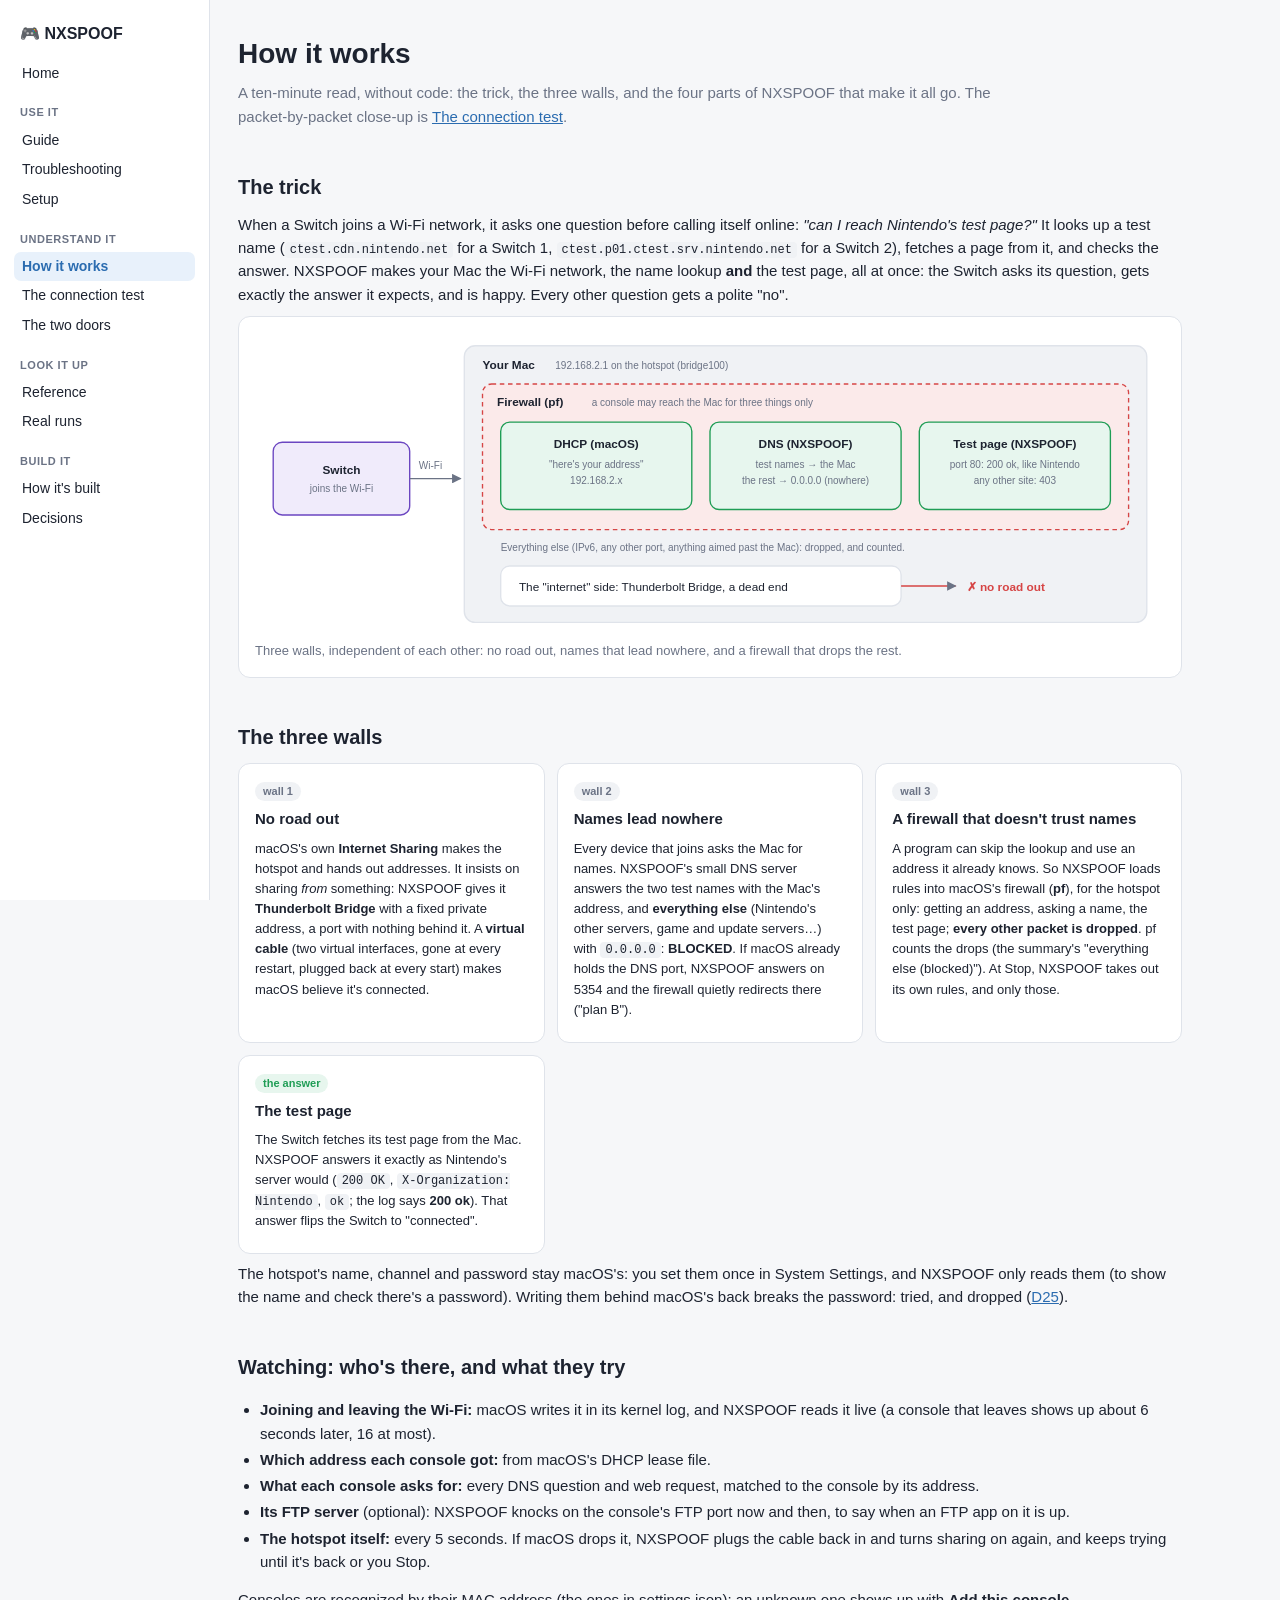
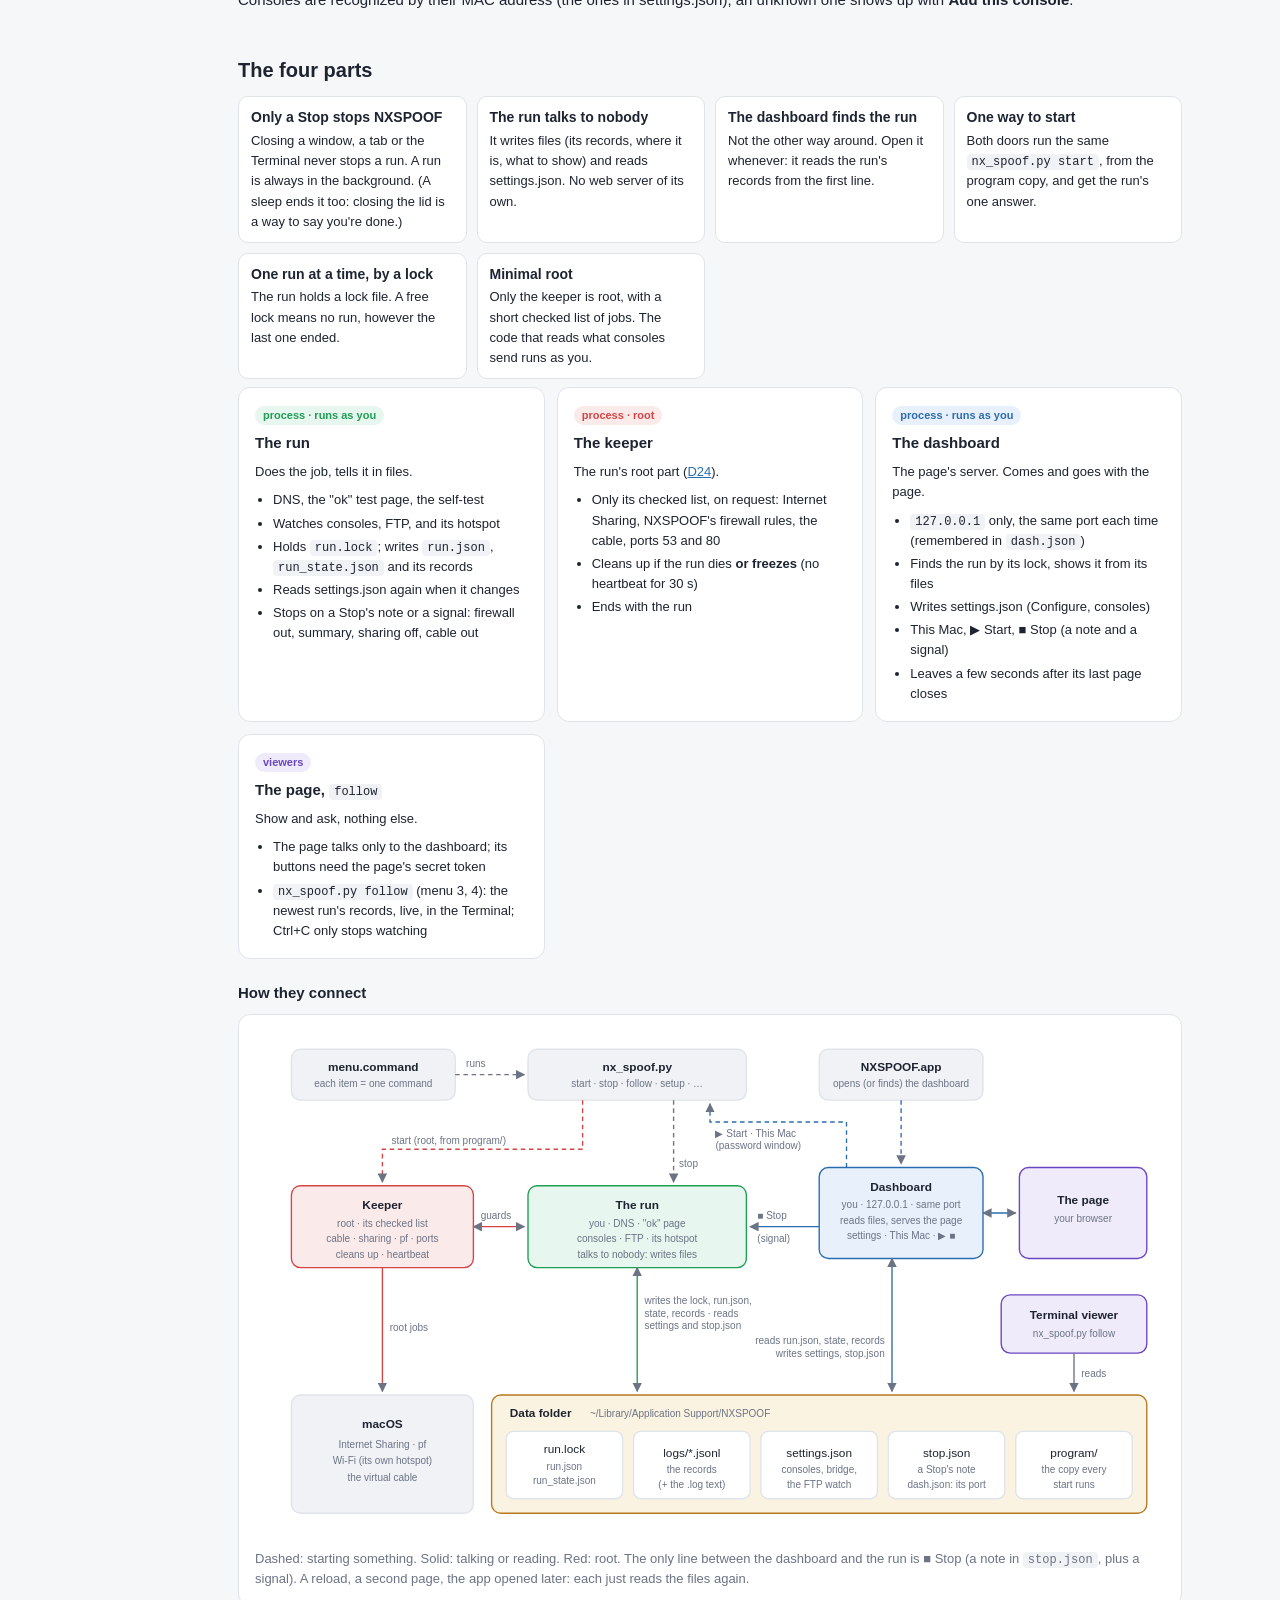
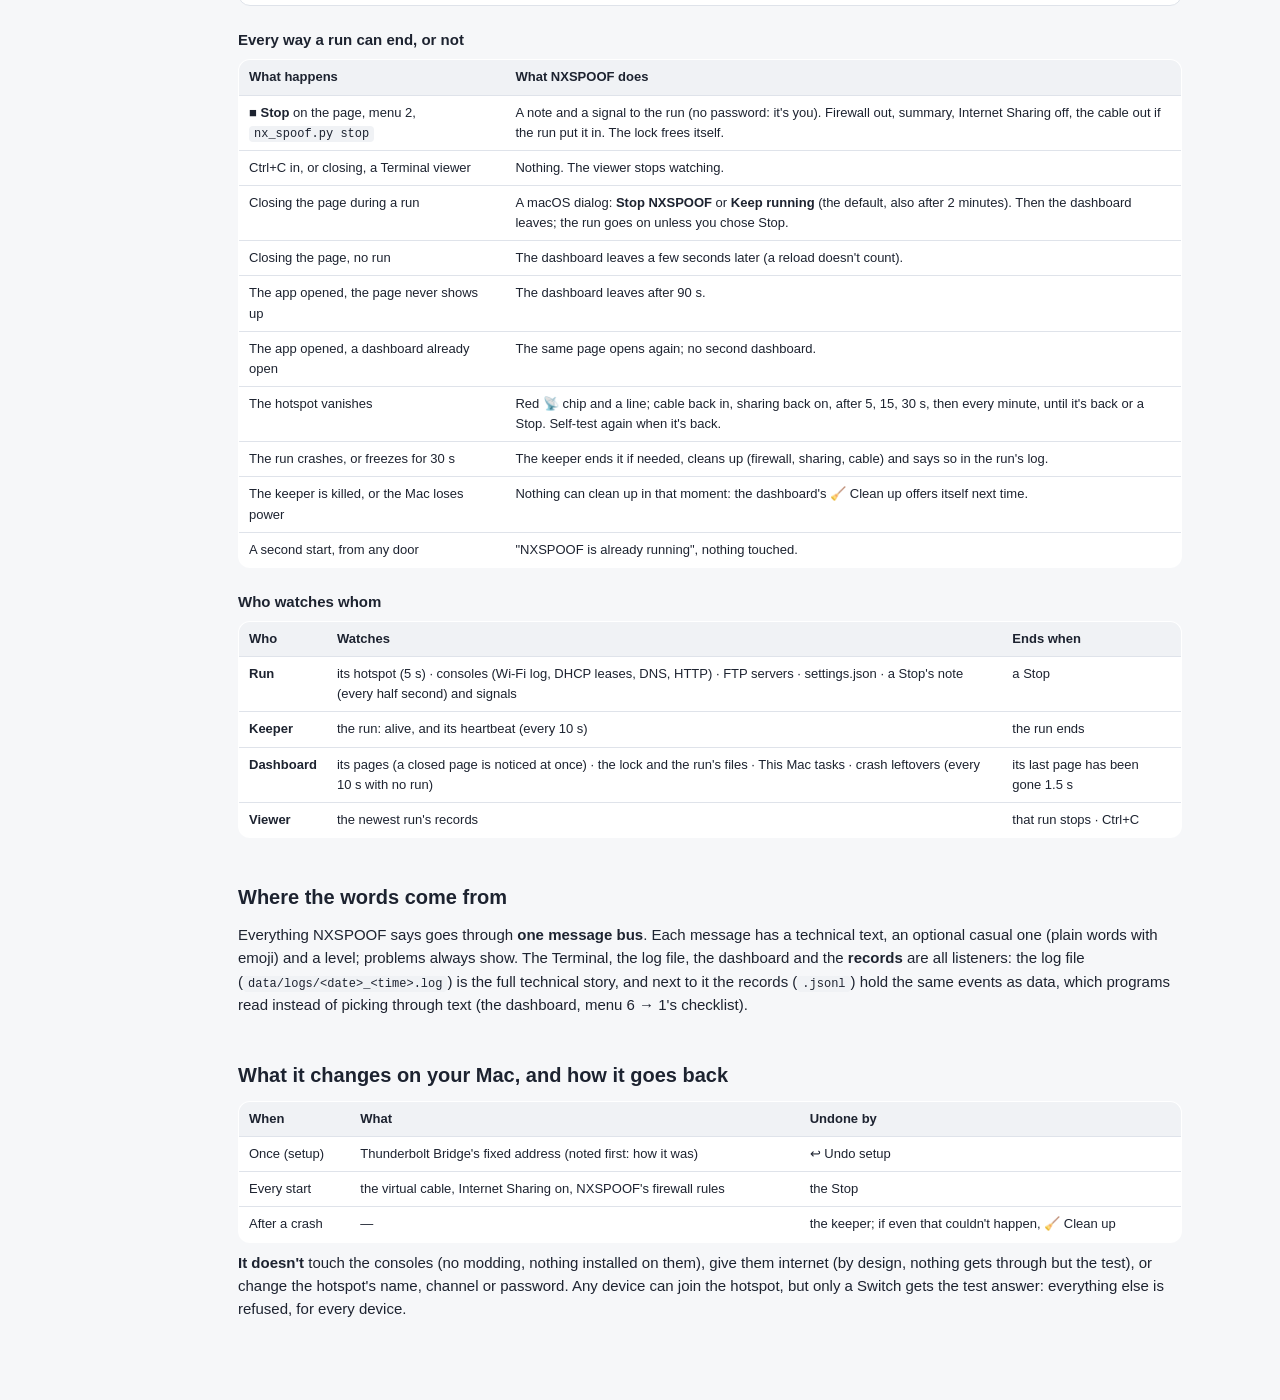
<file: docs/how-it-works.html>
<!doctype html>
<html lang="en">
<head>
<meta charset="utf-8">
<meta name="viewport" content="width=device-width, initial-scale=1">
<title>How it works · NXSPOOF</title>
<link rel="stylesheet" href="style.css">
<link rel="icon" href="favicon.ico" sizes="16x16 32x32"><link rel="icon" type="image/png" sizes="32x32" href="favicon.png">
<script src="docs.js" defer></script>
</head>
<body>
<!-- generated: nav -->
<nav class="side" aria-label="The NXSPOOF docs">
<a class="brand" href="index.html">🎮 NXSPOOF</a>
<a href="index.html">Home</a>
<b>Use it</b>
<a href="guide.html">Guide</a>
<a href="troubleshooting.html">Troubleshooting</a>
<a href="setup.html">Setup</a>
<b>Understand it</b>
<a href="how-it-works.html" class="on" aria-current="page">How it works</a>
<a href="connection-test.html">The connection test</a>
<a href="two-doors.html">The two doors</a>
<b>Look it up</b>
<a href="reference.html">Reference</a>
<a href="real-runs.html">Real runs</a>
<b>Build it</b>
<a href="how-its-built.html">How it's built</a>
<a href="decisions.html">Decisions</a>
</nav>
<!-- /generated -->
<main>

<h1>How it works</h1>
<p class="lead">A ten-minute read, without code: the trick, the three walls, and the four parts of NXSPOOF that make it all go. The packet-by-packet close-up is <a href="connection-test.html">The connection test</a>.</p>

<h2>The trick</h2>
<p>When a Switch joins a Wi-Fi network, it asks one question before calling itself online: <i>"can I reach Nintendo's test page?"</i> It looks up a test name (<code>ctest.cdn.nintendo.net</code> for a Switch 1, <code>ctest.p01.ctest.srv.nintendo.net</code> for a Switch 2), fetches a page from it, and checks the answer. NXSPOOF makes your Mac the Wi-Fi network, the name lookup <b>and</b> the test page, all at once: the Switch asks its question, gets exactly the answer it expects, and is happy. Every other question gets a polite "no".</p>
<figure>
<svg viewBox="0 0 1000 330" role="img" aria-labelledby="w1 wd1">
  <title id="w1">A Switch on NXSPOOF's hotspot: three open doors, everything else dropped</title>
  <desc id="wd1">The Switch joins the Mac's hotspot. Inside the firewall only three doors are open: macOS's DHCP gives an address, NXSPOOF's DNS answers the test names with the Mac and everything else with nowhere, and NXSPOOF's test page answers 200 ok. Everything else is dropped. The internet side is Thunderbolt Bridge, a dead end.</desc>
  <defs><marker id="ah" viewBox="0 0 10 10" refX="9" refY="5" markerWidth="7" markerHeight="7" orient="auto-start-reverse"><path d="M0 0L10 5L0 10z" class="head"/></marker></defs>
  <rect x="20" y="120" width="150" height="80" rx="10" class="box b-violet"/><text x="95" y="155" text-anchor="middle" class="title">Switch</text><text x="95" y="175" text-anchor="middle" class="small">joins the Wi-Fi</text>
  <path d="M170 160 H 226" class="arrow" marker-end="url(#ah)"/><text x="180" y="150" class="small">Wi-Fi</text>
  <rect x="230" y="14" width="750" height="304" rx="12" class="box b-gray"/><text x="250" y="40" class="title">Your Mac</text><text x="330" y="40" class="small">192.168.2.1 on the hotspot (bridge100)</text>
  <rect x="250" y="56" width="710" height="160" rx="10" class="box b-red dash"/><text x="266" y="80" class="title">Firewall (pf)</text><text x="370" y="80" class="small">a console may reach the Mac for three things only</text>
  <rect x="270" y="98" width="210" height="96" rx="10" class="box b-green"/><text x="375" y="126" text-anchor="middle" class="title">DHCP (macOS)</text><text x="375" y="148" text-anchor="middle" class="small">"here's your address"</text><text x="375" y="166" text-anchor="middle" class="small">192.168.2.x</text>
  <rect x="500" y="98" width="210" height="96" rx="10" class="box b-green"/><text x="605" y="126" text-anchor="middle" class="title">DNS (NXSPOOF)</text><text x="605" y="148" text-anchor="middle" class="small">test names → the Mac</text><text x="605" y="166" text-anchor="middle" class="small">the rest → 0.0.0.0 (nowhere)</text>
  <rect x="730" y="98" width="210" height="96" rx="10" class="box b-green"/><text x="835" y="126" text-anchor="middle" class="title">Test page (NXSPOOF)</text><text x="835" y="148" text-anchor="middle" class="small">port 80: 200 ok, like Nintendo</text><text x="835" y="166" text-anchor="middle" class="small">any other site: 403</text>
  <text x="270" y="240" class="small">Everything else (IPv6, any other port, anything aimed past the Mac): dropped, and counted.</text>
  <rect x="270" y="256" width="440" height="44" rx="10" class="box"/><text x="290" y="283">The "internet" side: Thunderbolt Bridge, a dead end</text>
  <path d="M710 278 H 770" class="arrow arrow-red" marker-end="url(#ah)"/><text x="782" y="284" class="title no">✗ no road out</text>
</svg>
<figcaption>Three walls, independent of each other: no road out, names that lead nowhere, and a firewall that drops the rest.</figcaption>
</figure>

<h2>The three walls</h2>
<div class="cards">
  <div class="card"><span class="tag t-gray">wall 1</span><h3>No road out</h3><p>macOS's own <b>Internet Sharing</b> makes the hotspot and hands out addresses. It insists on sharing <i>from</i> something: NXSPOOF gives it <b>Thunderbolt Bridge</b> with a fixed private address, a port with nothing behind it. A <b>virtual cable</b> (two virtual interfaces, gone at every restart, plugged back at every start) makes macOS believe it's connected.</p></div>
  <div class="card"><span class="tag t-gray">wall 2</span><h3>Names lead nowhere</h3><p>Every device that joins asks the Mac for names. NXSPOOF's small DNS server answers the two test names with the Mac's address, and <b>everything else</b> (Nintendo's other servers, game and update servers…) with <code>0.0.0.0</code>: <b>BLOCKED</b>. If macOS already holds the DNS port, NXSPOOF answers on 5354 and the firewall quietly redirects there ("plan B").</p></div>
  <div class="card"><span class="tag t-gray">wall 3</span><h3>A firewall that doesn't trust names</h3><p>A program can skip the lookup and use an address it already knows. So NXSPOOF loads rules into macOS's firewall (<b>pf</b>), for the hotspot only: getting an address, asking a name, the test page; <b>every other packet is dropped</b>. pf counts the drops (the summary's "everything else (blocked)"). At Stop, NXSPOOF takes out its own rules, and only those.</p></div>
  <div class="card"><span class="tag t-green">the answer</span><h3>The test page</h3><p>The Switch fetches its test page from the Mac. NXSPOOF answers it exactly as Nintendo's server would (<code>200 OK</code>, <code>X-Organization: Nintendo</code>, <code>ok</code>; the log says <b>200 ok</b>). That answer flips the Switch to "connected".</p></div>
</div>
<p>The hotspot's name, channel and password stay macOS's: you set them once in System Settings, and NXSPOOF only reads them (to show the name and check there's a password). Writing them behind macOS's back breaks the password: tried, and dropped (<a href="decisions.html#d25">D25</a>).</p>

<h2>Watching: who's there, and what they try</h2>
<ul>
  <li><b>Joining and leaving the Wi-Fi:</b> macOS writes it in its kernel log, and NXSPOOF reads it live (a console that leaves shows up about 6 seconds later, 16 at most).</li>
  <li><b>Which address each console got:</b> from macOS's DHCP lease file.</li>
  <li><b>What each console asks for:</b> every DNS question and web request, matched to the console by its address.</li>
  <li><b>Its FTP server</b> (optional): NXSPOOF knocks on the console's FTP port now and then, to say when an FTP app on it is up.</li>
  <li><b>The hotspot itself:</b> every 5 seconds. If macOS drops it, NXSPOOF plugs the cable back in and turns sharing on again, and keeps trying until it's back or you Stop.</li>
</ul>
<p>Consoles are recognized by their MAC address (the ones in settings.json); an unknown one shows up with <b>Add this console</b>.</p>

<h2 id="the-four-parts">The four parts</h2>
<ul class="rules">
  <li><b>Only a Stop stops NXSPOOF</b>Closing a window, a tab or the Terminal never stops a run. A run is always in the background. (A sleep ends it too: closing the lid is a way to say you're done.)</li>
  <li><b>The run talks to nobody</b>It writes files (its records, where it is, what to show) and reads settings.json. No web server of its own.</li>
  <li><b>The dashboard finds the run</b>Not the other way around. Open it whenever: it reads the run's records from the first line.</li>
  <li><b>One way to start</b>Both doors run the same <code>nx_spoof.py start</code>, from the program copy, and get the run's one answer.</li>
  <li><b>One run at a time, by a lock</b>The run holds a lock file. A free lock means no run, however the last one ended.</li>
  <li><b>Minimal root</b>Only the keeper is root, with a short checked list of jobs. The code that reads what consoles send runs as you.</li>
</ul>
<div class="cards">
  <div class="card"><span class="tag t-green">process · runs as you</span><h3>The run</h3><p>Does the job, tells it in files.</p>
    <ul><li>DNS, the "ok" test page, the self-test</li><li>Watches consoles, FTP, and its hotspot</li><li>Holds <code>run.lock</code>; writes <code>run.json</code>, <code>run_state.json</code> and its records</li><li>Reads settings.json again when it changes</li><li>Stops on a Stop's note or a signal: firewall out, summary, sharing off, cable out</li></ul></div>
  <div class="card"><span class="tag t-red">process · root</span><h3>The keeper</h3><p>The run's root part (<a href="decisions.html#d24">D24</a>).</p>
    <ul><li>Only its checked list, on request: Internet Sharing, NXSPOOF's firewall rules, the cable, ports 53 and 80</li><li>Cleans up if the run dies <b>or freezes</b> (no heartbeat for 30 s)</li><li>Ends with the run</li></ul></div>
  <div class="card"><span class="tag t-blue">process · runs as you</span><h3>The dashboard</h3><p>The page's server. Comes and goes with the page.</p>
    <ul><li><code>127.0.0.1</code> only, the same port each time (remembered in <code>dash.json</code>)</li><li>Finds the run by its lock, shows it from its files</li><li>Writes settings.json (Configure, consoles)</li><li>This Mac, ▶ Start, ■ Stop (a note and a signal)</li><li>Leaves a few seconds after its last page closes</li></ul></div>
  <div class="card"><span class="tag t-violet">viewers</span><h3>The page, <code>follow</code></h3><p>Show and ask, nothing else.</p>
    <ul><li>The page talks only to the dashboard; its buttons need the page's secret token</li><li><code>nx_spoof.py follow</code> (menu 3, 4): the newest run's records, live, in the Terminal; Ctrl+C only stops watching</li></ul></div>
</div>

<h3>How they connect</h3>
<figure>
<svg viewBox="0 0 1000 560" role="img" aria-labelledby="n1 nd1">
  <title id="n1">A run that writes files, readers that read them</title>
  <desc id="nd1">menu.command and the dashboard both run nx_spoof.py commands; start goes from the program copy, as root, to the keeper and the run; the run writes its lock, run.json, run_state.json and records into the data folder; the dashboard and the Terminal viewer read them; the dashboard writes settings.json, which the run reads again; a Stop is a note and a signal.</desc>
  <defs><marker id="nh" viewBox="0 0 10 10" refX="9" refY="5" markerWidth="7" markerHeight="7" orient="auto-start-reverse"><path d="M0 0L10 5L0 10z" class="head"/></marker></defs>
  <rect x="40" y="20" width="180" height="56" rx="10" class="box b-gray"/><text x="130" y="44" text-anchor="middle" class="title">menu.command</text><text x="130" y="62" text-anchor="middle" class="small">each item = one command</text>
  <rect x="300" y="20" width="240" height="56" rx="10" class="box b-gray"/><text x="420" y="44" text-anchor="middle" class="title">nx_spoof.py</text><text x="420" y="62" text-anchor="middle" class="small">start · stop · follow · setup · …</text>
  <rect x="620" y="20" width="180" height="56" rx="10" class="box b-gray"/><text x="710" y="44" text-anchor="middle" class="title">NXSPOOF.app</text><text x="710" y="62" text-anchor="middle" class="small">opens (or finds) the dashboard</text>
  <rect x="40" y="170" width="200" height="90" rx="10" class="box b-red"/><text x="140" y="196" text-anchor="middle" class="title">Keeper</text><text x="140" y="215" text-anchor="middle" class="small">root · its checked list</text><text x="140" y="232" text-anchor="middle" class="small">cable · sharing · pf · ports</text><text x="140" y="249" text-anchor="middle" class="small">cleans up · heartbeat</text>
  <rect x="300" y="170" width="240" height="90" rx="10" class="box b-green"/><text x="420" y="196" text-anchor="middle" class="title">The run</text><text x="420" y="215" text-anchor="middle" class="small">you · DNS · "ok" page</text><text x="420" y="232" text-anchor="middle" class="small">consoles · FTP · its hotspot</text><text x="420" y="249" text-anchor="middle" class="small">talks to nobody: writes files</text>
  <rect x="620" y="150" width="180" height="100" rx="10" class="box b-blue"/><text x="710" y="176" text-anchor="middle" class="title">Dashboard</text><text x="710" y="195" text-anchor="middle" class="small">you · 127.0.0.1 · same port</text><text x="710" y="212" text-anchor="middle" class="small">reads files, serves the page</text><text x="710" y="229" text-anchor="middle" class="small">settings · This Mac · ▶ ■</text>
  <rect x="840" y="150" width="140" height="100" rx="10" class="box b-violet"/><text x="910" y="190" text-anchor="middle" class="title">The page</text><text x="910" y="210" text-anchor="middle" class="small">your browser</text>
  <rect x="820" y="290" width="160" height="64" rx="10" class="box b-violet"/><text x="900" y="316" text-anchor="middle" class="title">Terminal viewer</text><text x="900" y="336" text-anchor="middle" class="small">nx_spoof.py follow</text>
  <rect x="40" y="400" width="200" height="130" rx="10" class="box b-gray"/><text x="140" y="436" text-anchor="middle" class="title">macOS</text><text x="140" y="458" text-anchor="middle" class="small">Internet Sharing · pf</text><text x="140" y="476" text-anchor="middle" class="small">Wi-Fi (its own hotspot)</text><text x="140" y="494" text-anchor="middle" class="small">the virtual cable</text>
  <rect x="260" y="400" width="720" height="130" rx="10" class="box b-yellow"/><text x="280" y="424" class="title">Data folder</text><text x="368" y="424" class="small">~/Library/Application Support/NXSPOOF</text>
  <rect x="276" y="440" width="128" height="74" rx="8" class="box"/><text x="340" y="464" text-anchor="middle">run.lock</text><text x="340" y="482" text-anchor="middle" class="small">run.json</text><text x="340" y="498" text-anchor="middle" class="small">run_state.json</text>
  <rect x="416" y="440" width="128" height="74" rx="8" class="box"/><text x="480" y="468" text-anchor="middle">logs/*.jsonl</text><text x="480" y="486" text-anchor="middle" class="small">the records</text><text x="480" y="502" text-anchor="middle" class="small">(+ the .log text)</text>
  <rect x="556" y="440" width="128" height="74" rx="8" class="box"/><text x="620" y="468" text-anchor="middle">settings.json</text><text x="620" y="486" text-anchor="middle" class="small">consoles, bridge,</text><text x="620" y="502" text-anchor="middle" class="small">the FTP watch</text>
  <rect x="696" y="440" width="128" height="74" rx="8" class="box"/><text x="760" y="468" text-anchor="middle">stop.json</text><text x="760" y="486" text-anchor="middle" class="small">a Stop's note</text><text x="760" y="502" text-anchor="middle" class="small">dash.json: its port</text>
  <rect x="836" y="440" width="128" height="74" rx="8" class="box"/><text x="900" y="468" text-anchor="middle">program/</text><text x="900" y="486" text-anchor="middle" class="small">the copy every</text><text x="900" y="502" text-anchor="middle" class="small">start runs</text>
  <path d="M220 48 H 296" class="arrow dash" marker-end="url(#nh)"/><text x="232" y="40" class="small">runs</text>
  <path d="M710 76 V 146" class="arrow dash arrow-blue" marker-end="url(#nh)"/>
  <path d="M650 150 V 100 H 500 V 80" class="arrow dash arrow-blue" marker-end="url(#nh)"/><text x="506" y="116" class="small">▶ Start · This Mac</text><text x="506" y="130" class="small">(password window)</text>
  <path d="M360 76 V 130 H 140 V 166" class="arrow dash arrow-red" marker-end="url(#nh)"/><text x="150" y="124" class="small">start (root, from program/)</text>
  <path d="M460 76 V 166" class="arrow dash" marker-end="url(#nh)"/><text x="466" y="150" class="small">stop</text>
  <path d="M240 215 H 296" class="arrow arrow-red" marker-start="url(#nh)" marker-end="url(#nh)"/><text x="248" y="207" class="small">guards</text>
  <path d="M620 215 H 544" class="arrow arrow-blue" marker-end="url(#nh)"/><text x="552" y="207" class="small">■ Stop</text><text x="552" y="232" class="small">(signal)</text>
  <path d="M800 200 H 836" class="arrow arrow-blue" marker-start="url(#nh)" marker-end="url(#nh)"/>
  <path d="M140 260 V 396" class="arrow arrow-red" marker-end="url(#nh)"/><text x="148" y="330" class="small">root jobs</text>
  <path d="M420 260 V 396" class="arrow arrow-green" marker-start="url(#nh)" marker-end="url(#nh)"/><text x="428" y="300" class="small">writes the lock, run.json,</text><text x="428" y="314" class="small">state, records · reads</text><text x="428" y="328" class="small">settings and stop.json</text>
  <path d="M700 250 V 396" class="arrow arrow-blue" marker-start="url(#nh)" marker-end="url(#nh)"/><text x="692" y="344" text-anchor="end" class="small">reads run.json, state, records</text><text x="692" y="358" text-anchor="end" class="small">writes settings, stop.json</text>
  <path d="M900 354 V 396" class="arrow" marker-end="url(#nh)"/><text x="908" y="380" class="small">reads</text>
</svg>
<figcaption>Dashed: starting something. Solid: talking or reading. Red: root. The only line between the dashboard and the run is ■ Stop (a note in <code>stop.json</code>, plus a signal). A reload, a second page, the app opened later: each just reads the files again.</figcaption>
</figure>

<h3>Every way a run can end, or not</h3>
<div class="scroll"><table>
<tr><th>What happens</th><th>What NXSPOOF does</th></tr>
<tr><td><b>■ Stop</b> on the page, menu 2, <code>nx_spoof.py stop</code></td><td>A note and a signal to the run (no password: it's you). Firewall out, summary, Internet Sharing off, the cable out if the run put it in. The lock frees itself.</td></tr>
<tr><td>Ctrl+C in, or closing, a Terminal viewer</td><td>Nothing. The viewer stops watching.</td></tr>
<tr><td>Closing the page during a run</td><td>A macOS dialog: <b>Stop NXSPOOF</b> or <b>Keep running</b> (the default, also after 2 minutes). Then the dashboard leaves; the run goes on unless you chose Stop.</td></tr>
<tr><td>Closing the page, no run</td><td>The dashboard leaves a few seconds later (a reload doesn't count).</td></tr>
<tr><td>The app opened, the page never shows up</td><td>The dashboard leaves after 90 s.</td></tr>
<tr><td>The app opened, a dashboard already open</td><td>The same page opens again; no second dashboard.</td></tr>
<tr><td>The hotspot vanishes</td><td>Red 📡 chip and a line; cable back in, sharing back on, after 5, 15, 30 s, then every minute, until it's back or a Stop. Self-test again when it's back.</td></tr>
<tr><td>The run crashes, or freezes for 30 s</td><td>The keeper ends it if needed, cleans up (firewall, sharing, cable) and says so in the run's log.</td></tr>
<tr><td>The keeper is killed, or the Mac loses power</td><td>Nothing can clean up in that moment: the dashboard's 🧹 Clean up offers itself next time.</td></tr>
<tr><td>A second start, from any door</td><td>"NXSPOOF is already running", nothing touched.</td></tr>
</table></div>

<h3>Who watches whom</h3>
<div class="scroll"><table>
<tr><th>Who</th><th>Watches</th><th>Ends when</th></tr>
<tr><td><b>Run</b></td><td>its hotspot (5 s) · consoles (Wi-Fi log, DHCP leases, DNS, HTTP) · FTP servers · settings.json · a Stop's note (every half second) and signals</td><td>a Stop</td></tr>
<tr><td><b>Keeper</b></td><td>the run: alive, and its heartbeat (every 10 s)</td><td>the run ends</td></tr>
<tr><td><b>Dashboard</b></td><td>its pages (a closed page is noticed at once) · the lock and the run's files · This Mac tasks · crash leftovers (every 10 s with no run)</td><td>its last page has been gone 1.5 s</td></tr>
<tr><td><b>Viewer</b></td><td>the newest run's records</td><td>that run stops · Ctrl+C</td></tr>
</table></div>

<h2>Where the words come from</h2>
<p>Everything NXSPOOF says goes through <b>one message bus</b>. Each message has a technical text, an optional casual one (plain words with emoji) and a level; problems always show. The Terminal, the log file, the dashboard and the <b>records</b> are all listeners: the log file (<code>data/logs/&lt;date&gt;_&lt;time&gt;.log</code>) is the full technical story, and next to it the records (<code>.jsonl</code>) hold the same events as data, which programs read instead of picking through text (the dashboard, menu 6 → 1's checklist).</p>

<h2>What it changes on your Mac, and how it goes back</h2>
<div class="scroll"><table>
<tr><th>When</th><th>What</th><th>Undone by</th></tr>
<tr><td>Once (setup)</td><td>Thunderbolt Bridge's fixed address (noted first: how it was)</td><td>↩ Undo setup</td></tr>
<tr><td>Every start</td><td>the virtual cable, Internet Sharing on, NXSPOOF's firewall rules</td><td>the Stop</td></tr>
<tr><td>After a crash</td><td>—</td><td>the keeper; if even that couldn't happen, 🧹 Clean up</td></tr>
</table></div>
<p><b>It doesn't</b> touch the consoles (no modding, nothing installed on them), give them internet (by design, nothing gets through but the test), or change the hotspot's name, channel or password. Any device can join the hotspot, but only a Switch gets the test answer: everything else is refused, for every device.</p>

</main>
</body>
</html>
</file>
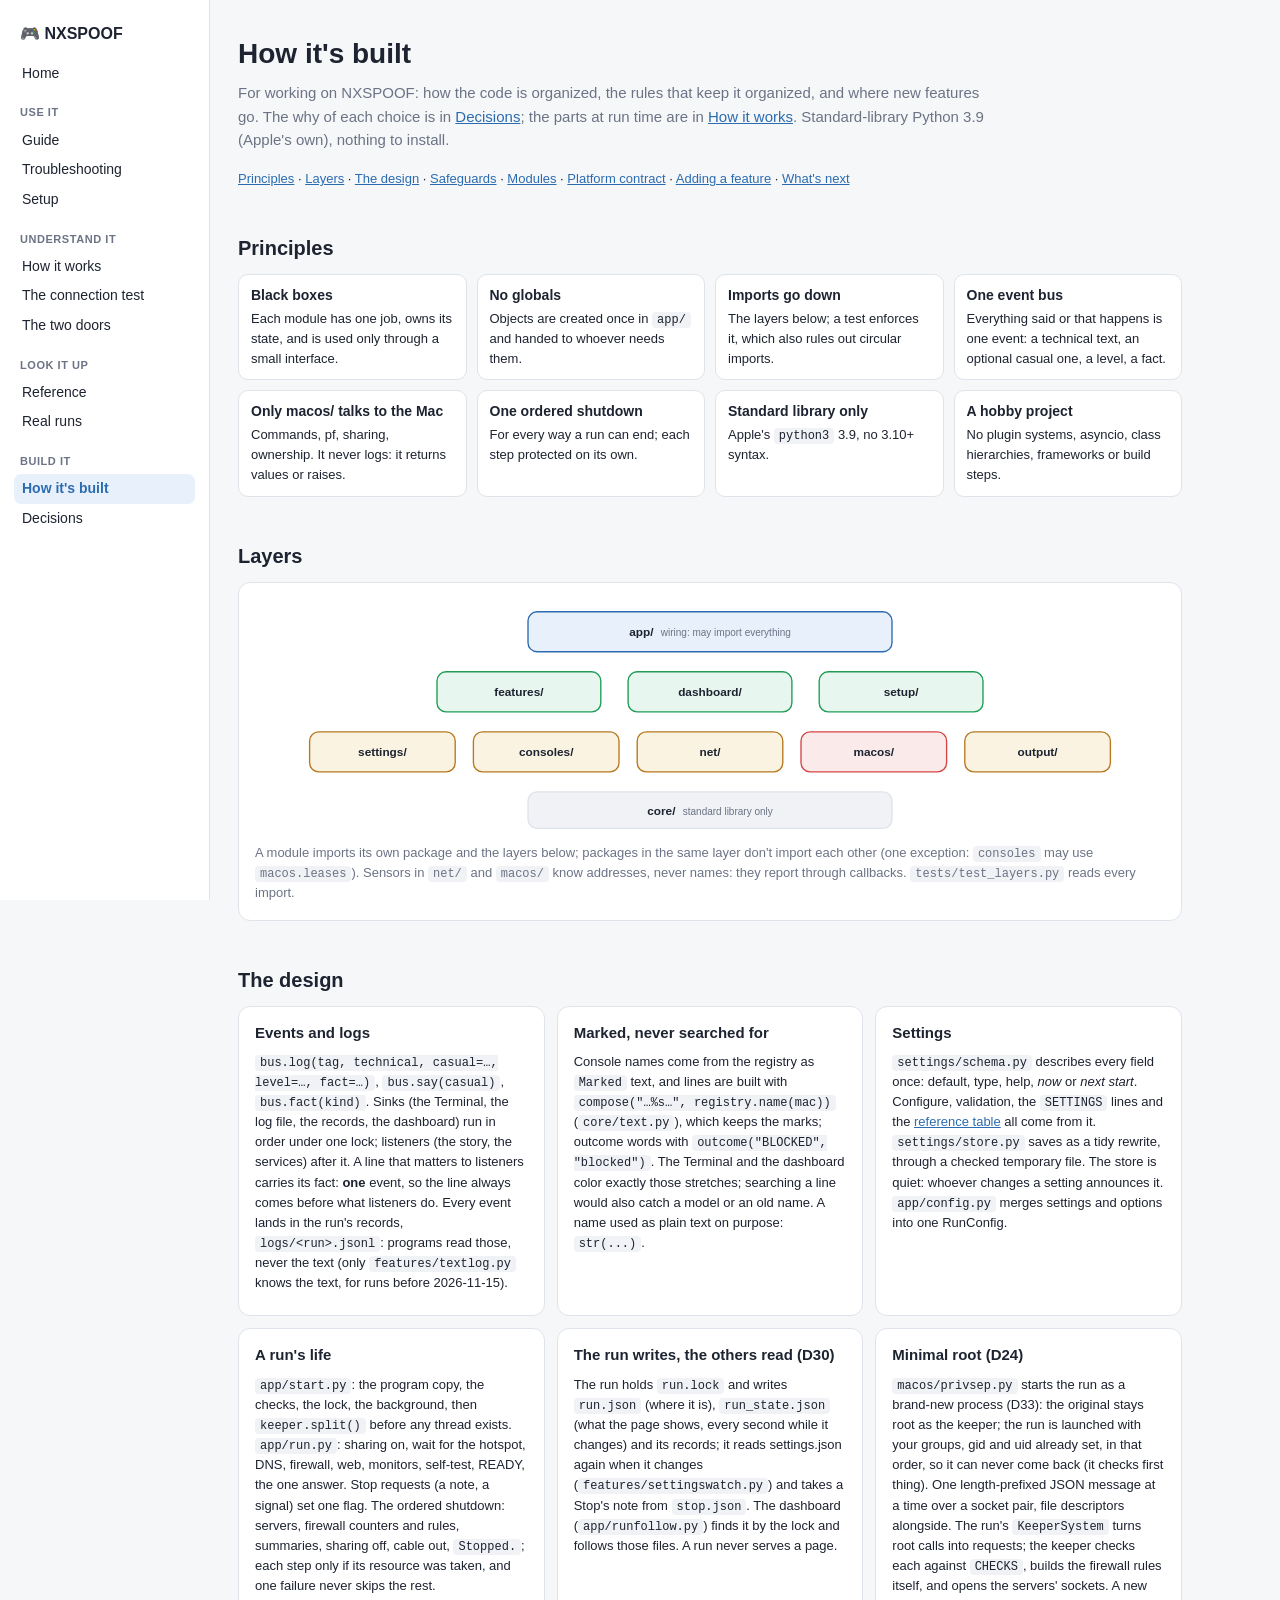
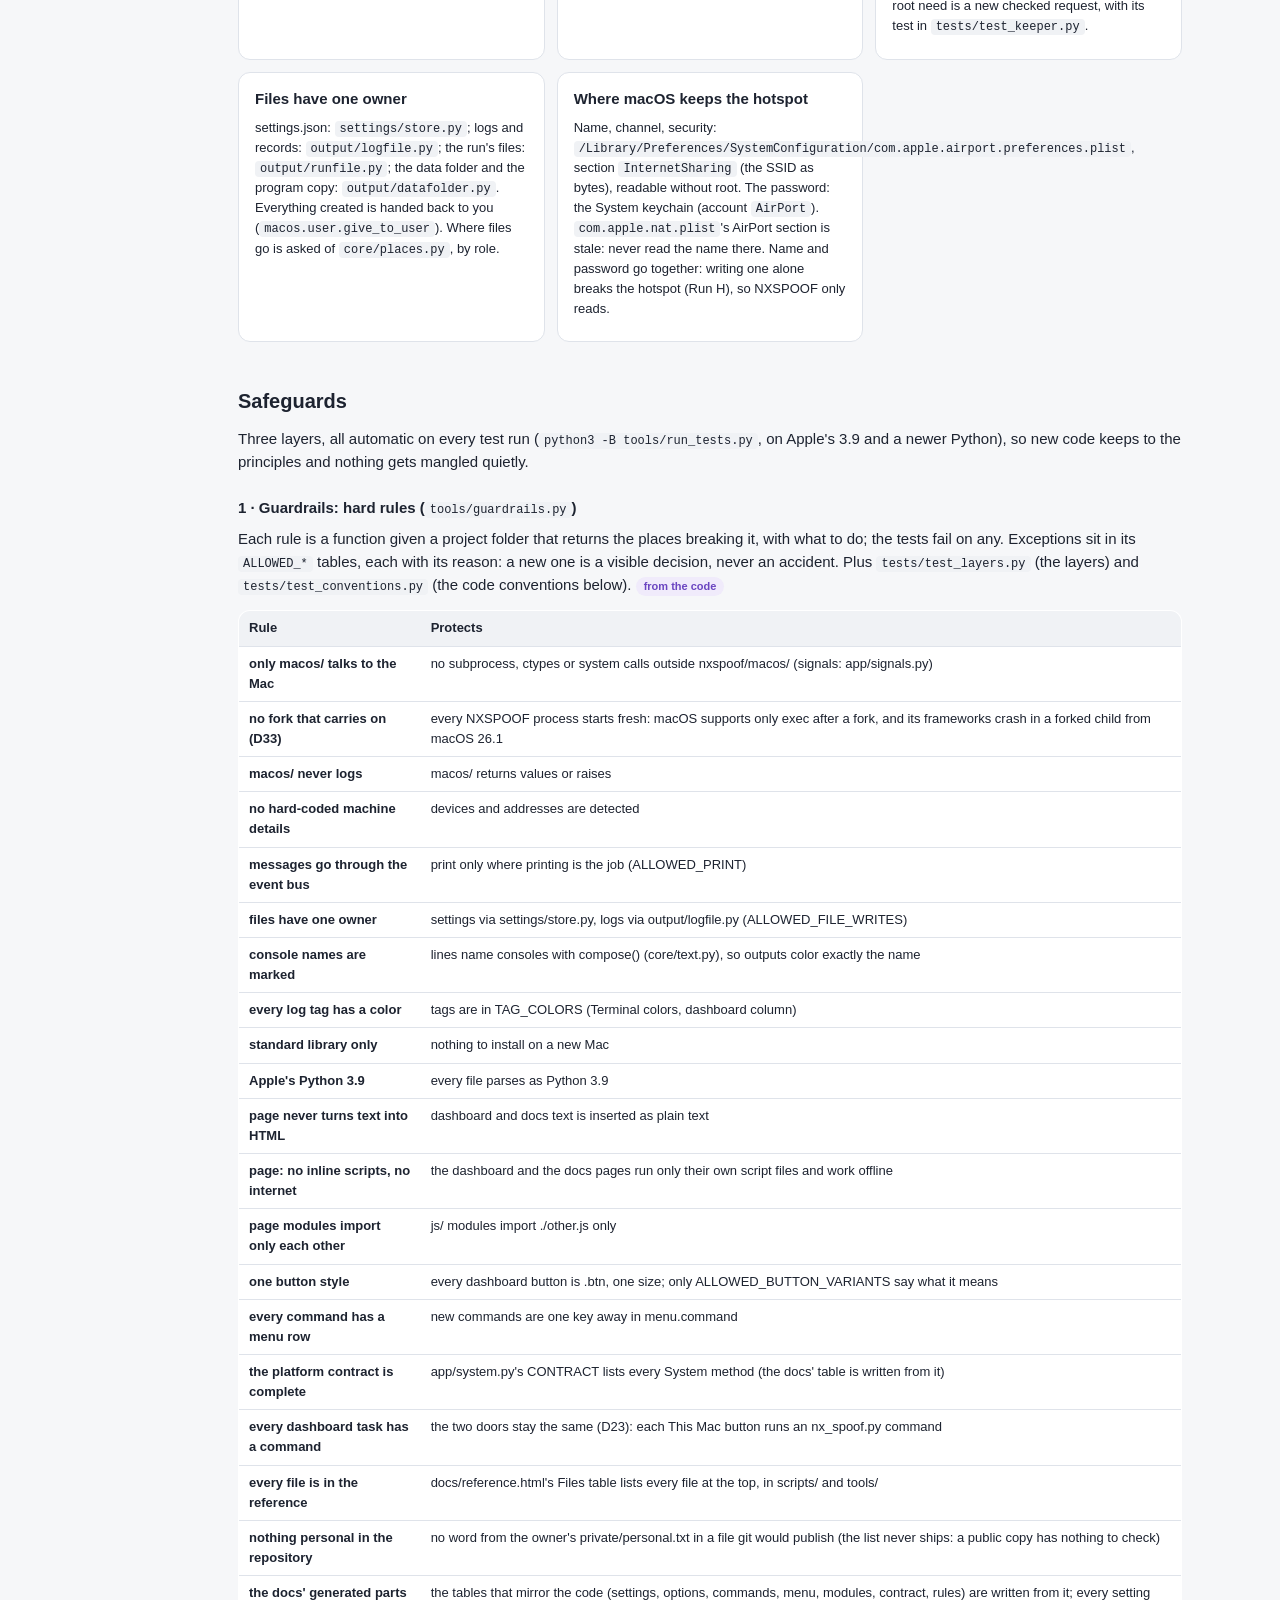
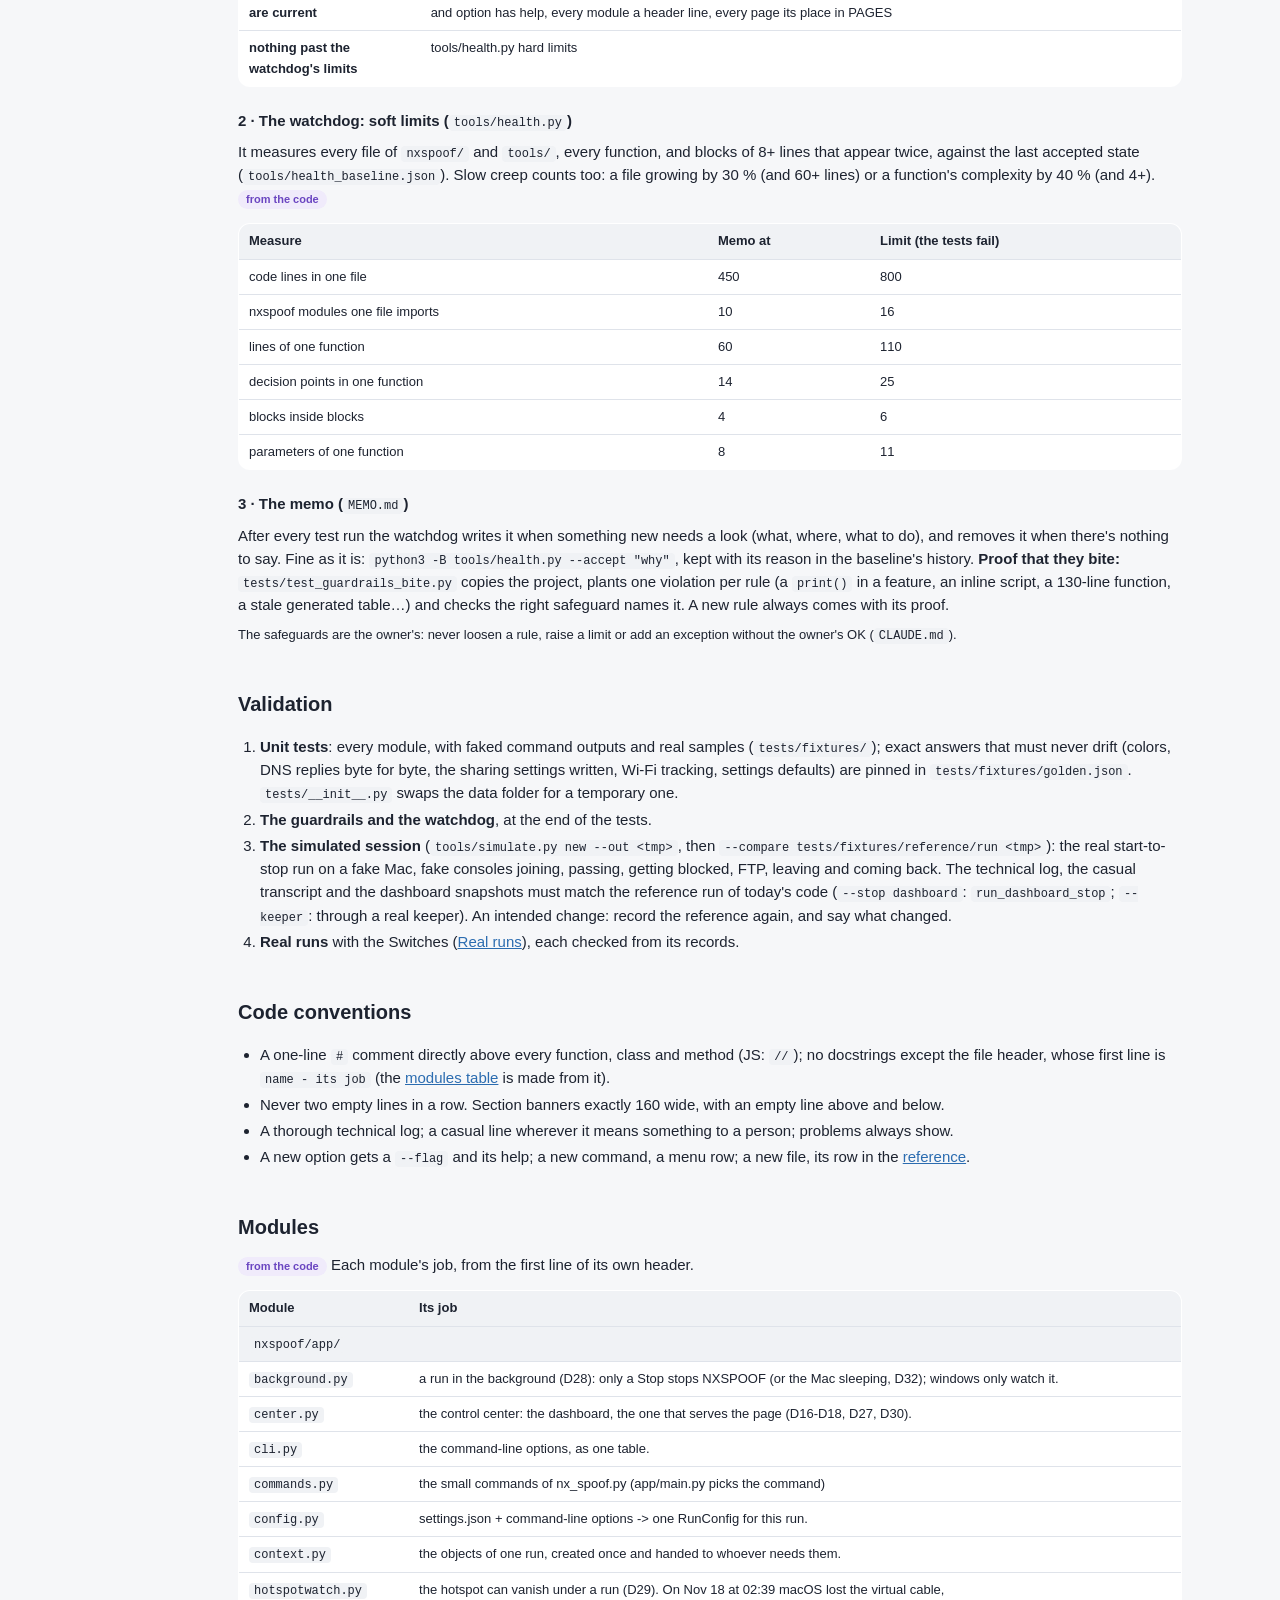
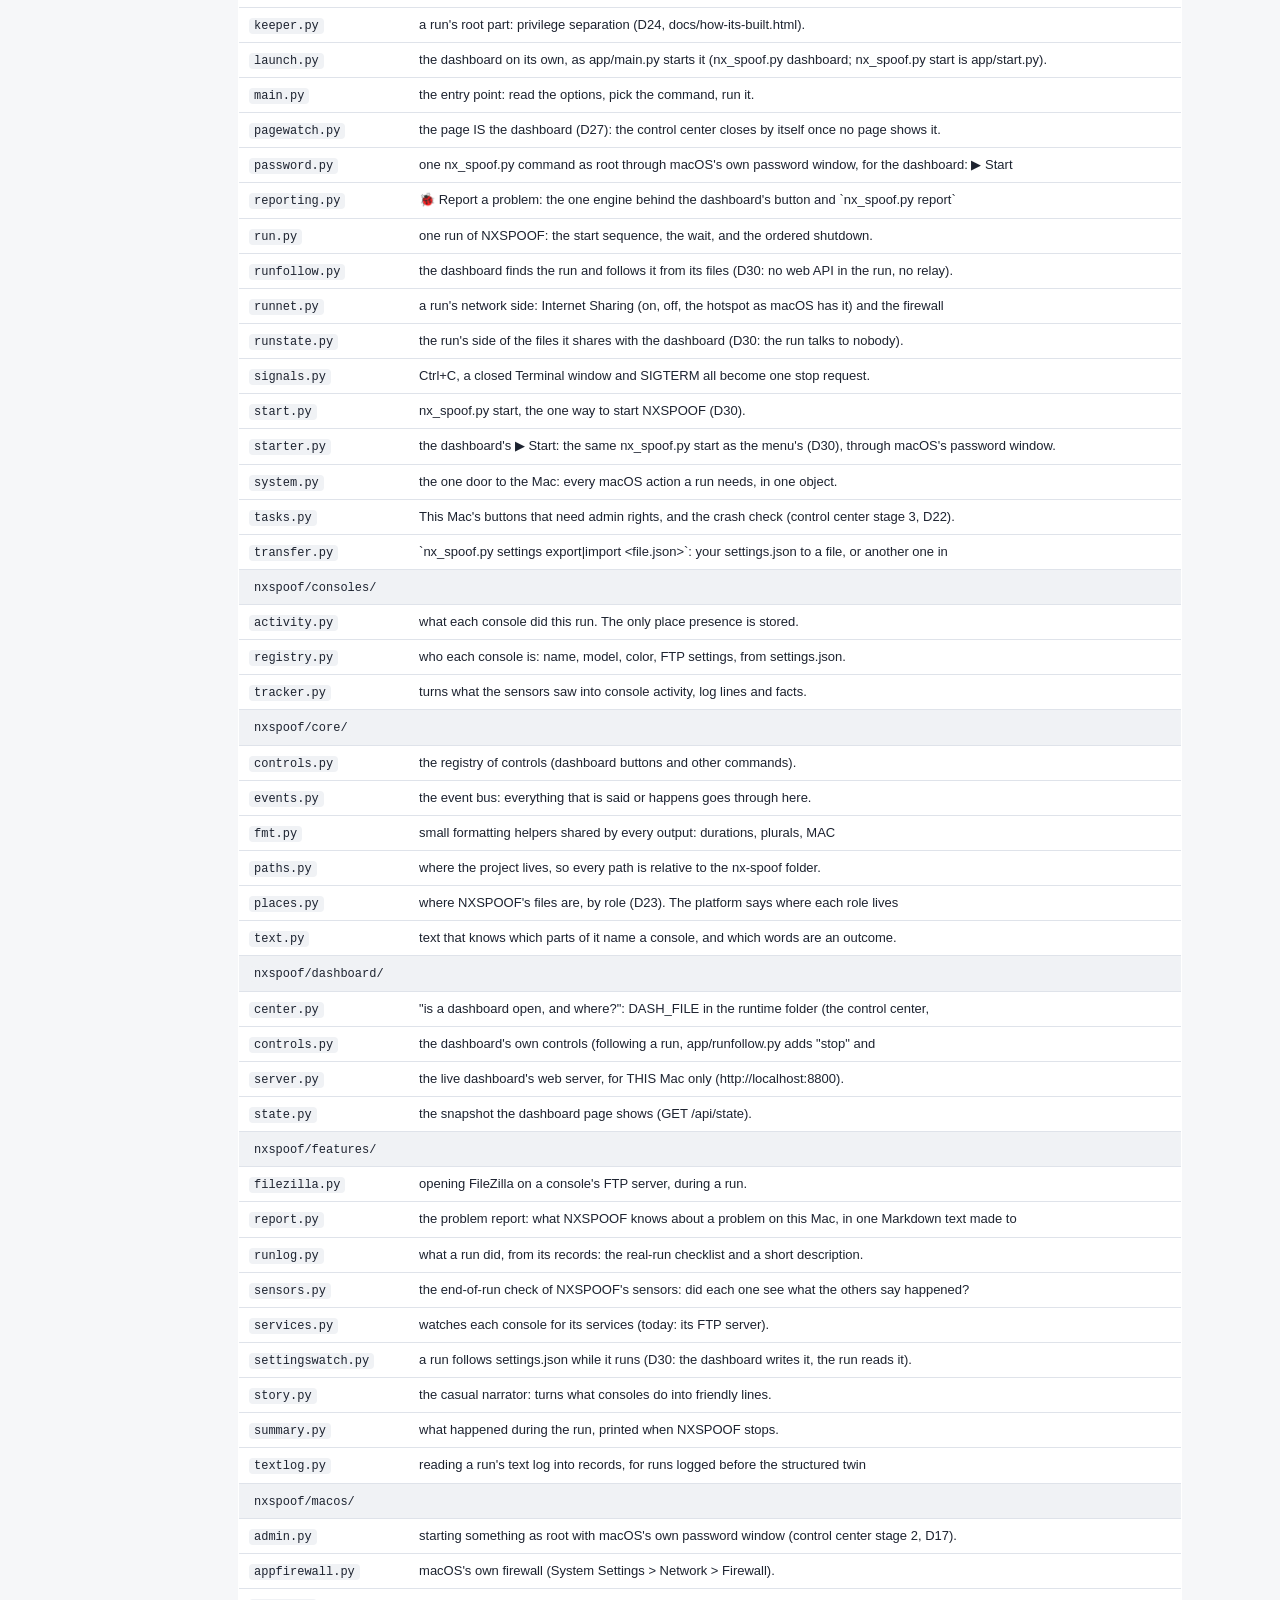
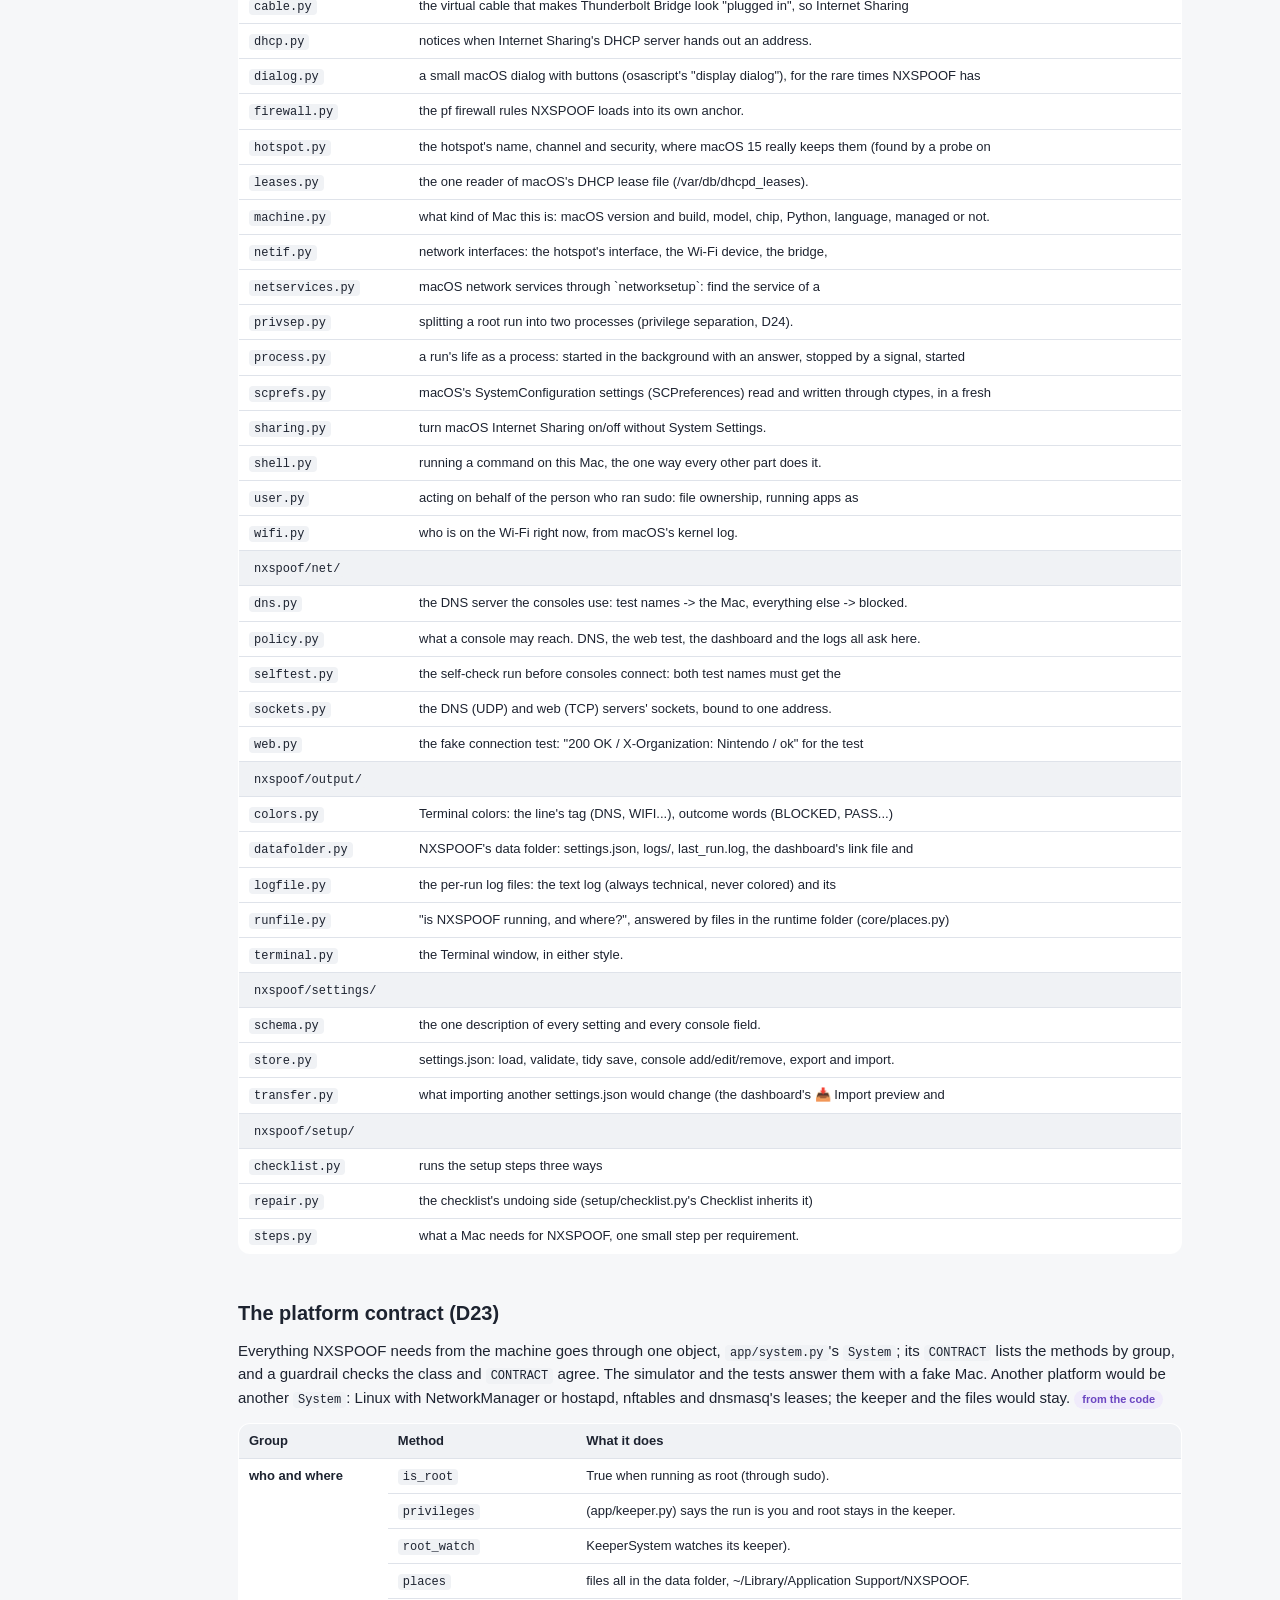
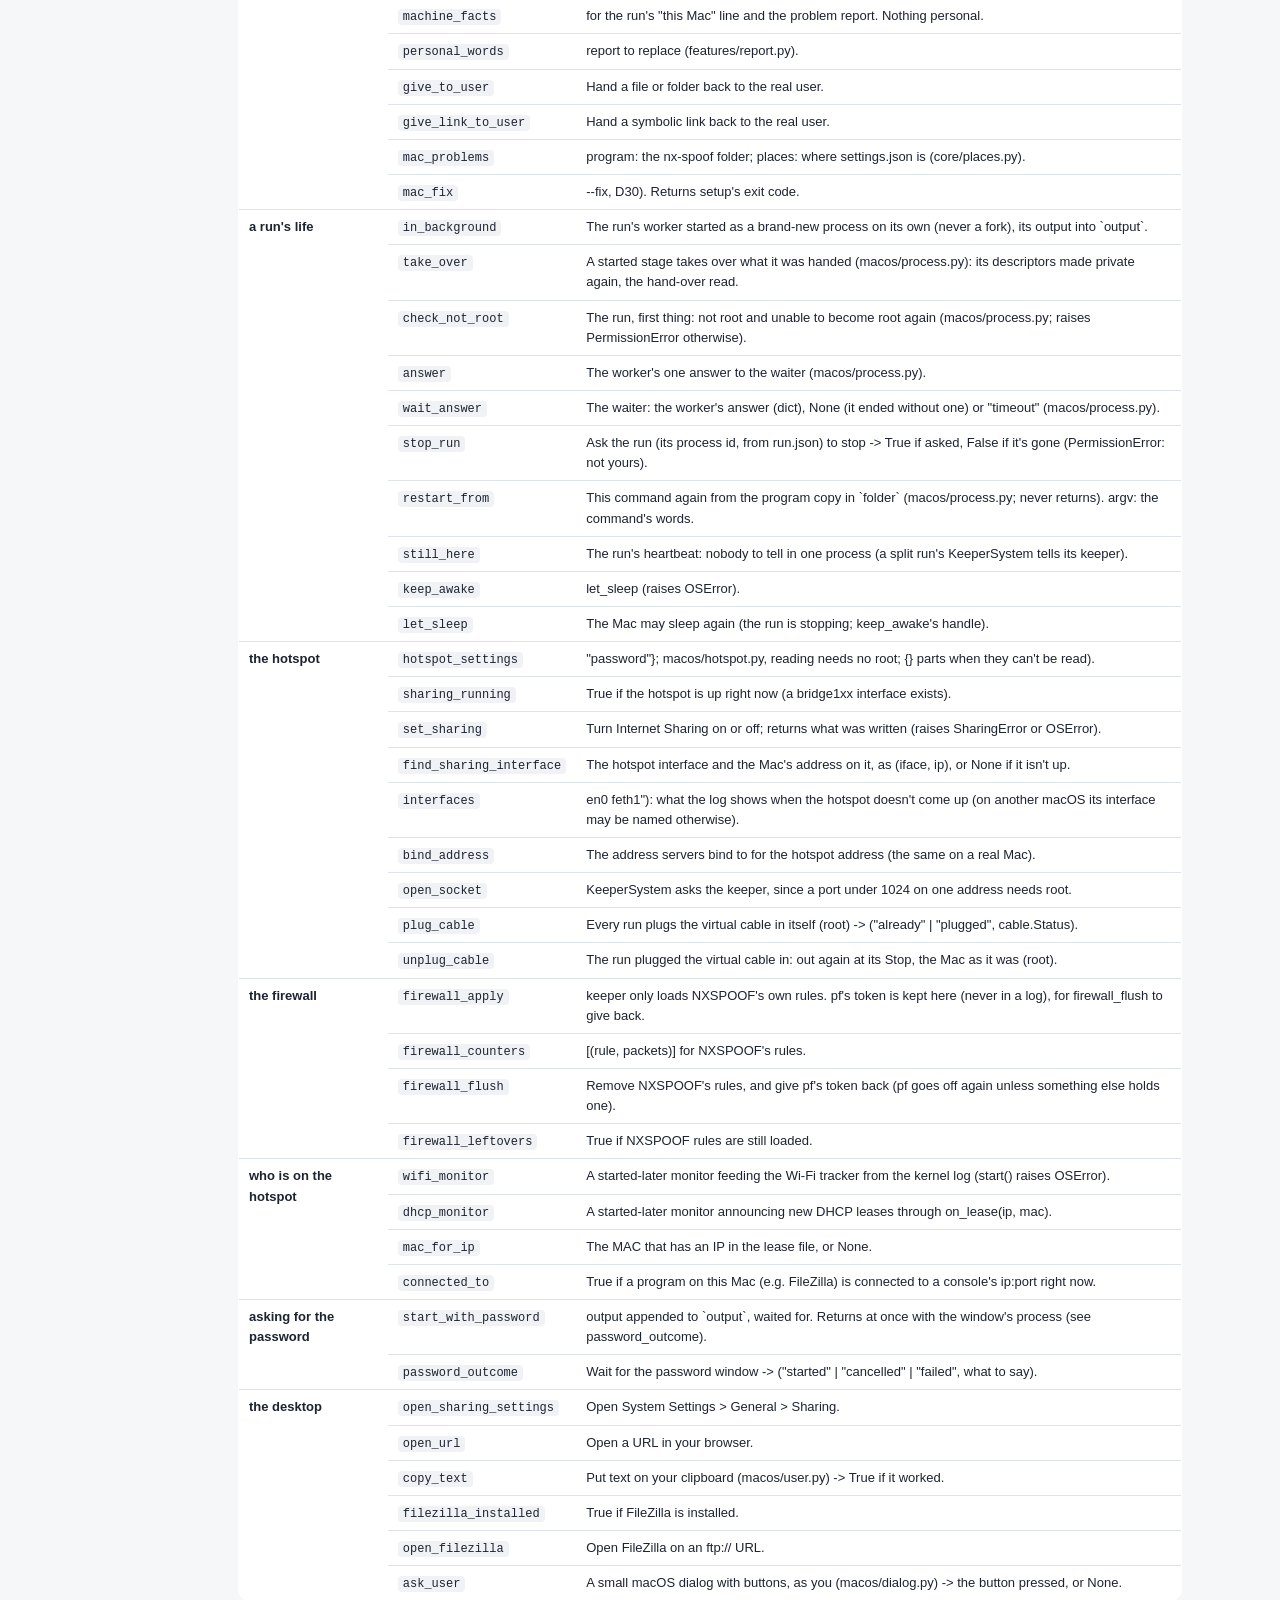
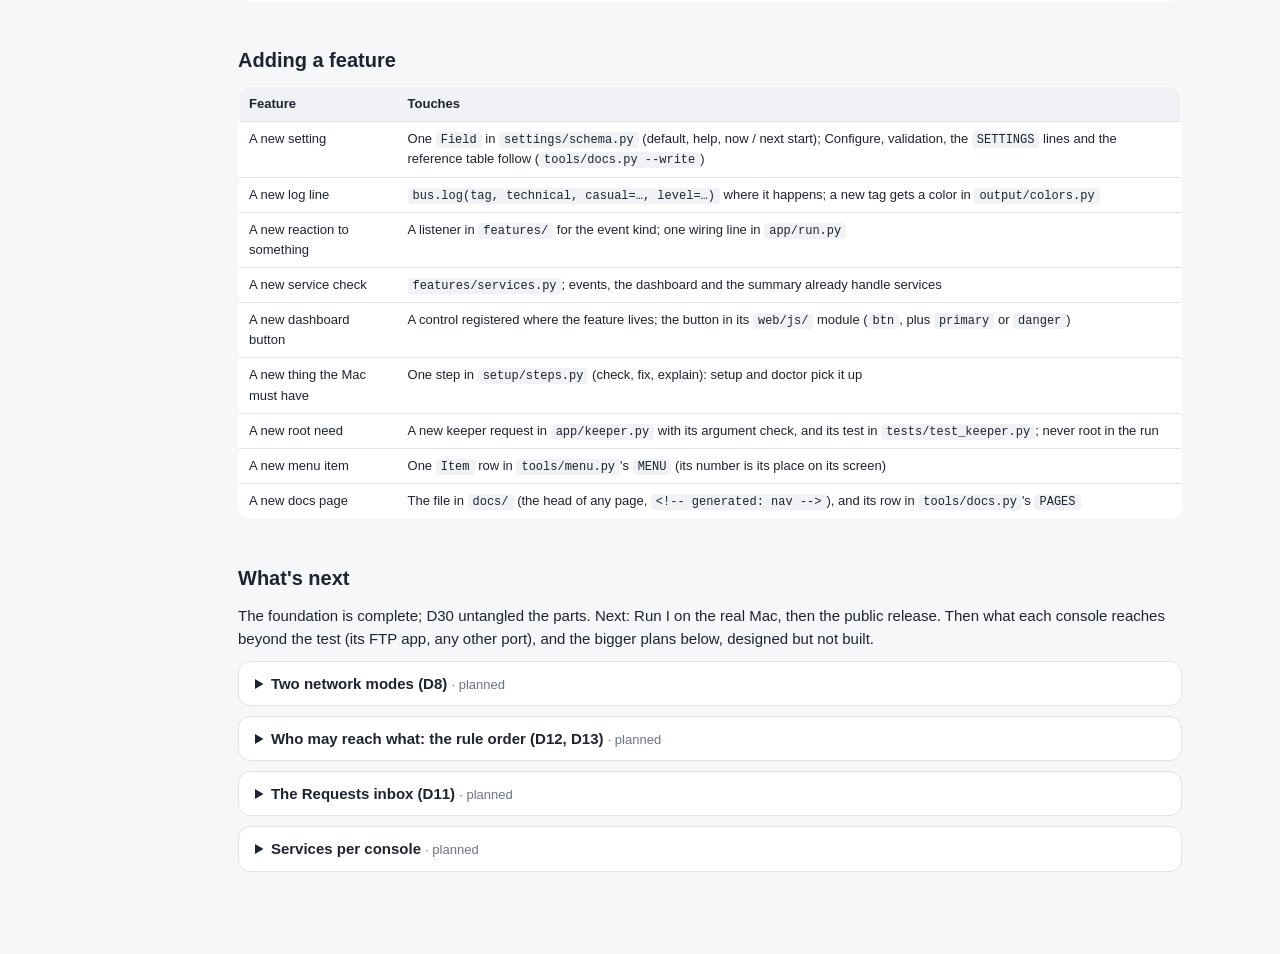
<file: docs/how-its-built.html>
<!doctype html>
<html lang="en">
<head>
<meta charset="utf-8">
<meta name="viewport" content="width=device-width, initial-scale=1">
<title>How it's built · NXSPOOF</title>
<link rel="stylesheet" href="style.css">
<link rel="icon" href="favicon.ico" sizes="16x16 32x32"><link rel="icon" type="image/png" sizes="32x32" href="favicon.png">
<script src="docs.js" defer></script>
</head>
<body>
<!-- generated: nav -->
<nav class="side" aria-label="The NXSPOOF docs">
<a class="brand" href="index.html">🎮 NXSPOOF</a>
<a href="index.html">Home</a>
<b>Use it</b>
<a href="guide.html">Guide</a>
<a href="troubleshooting.html">Troubleshooting</a>
<a href="setup.html">Setup</a>
<b>Understand it</b>
<a href="how-it-works.html">How it works</a>
<a href="connection-test.html">The connection test</a>
<a href="two-doors.html">The two doors</a>
<b>Look it up</b>
<a href="reference.html">Reference</a>
<a href="real-runs.html">Real runs</a>
<b>Build it</b>
<a href="how-its-built.html" class="on" aria-current="page">How it's built</a>
<a href="decisions.html">Decisions</a>
</nav>
<!-- /generated -->
<main>

<h1>How it's built</h1>
<p class="lead">For working on NXSPOOF: how the code is organized, the rules that keep it organized, and where new features go. The why of each choice is in <a href="decisions.html">Decisions</a>; the parts at run time are in <a href="how-it-works.html#the-four-parts">How it works</a>. Standard-library Python 3.9 (Apple's own), nothing to install.</p>
<p class="small"><a href="#principles">Principles</a> · <a href="#layers">Layers</a> · <a href="#design">The design</a> · <a href="#safeguards">Safeguards</a> · <a href="#modules">Modules</a> · <a href="#contract">Platform contract</a> · <a href="#adding">Adding a feature</a> · <a href="#next">What's next</a></p>

<h2 id="principles">Principles</h2>
<ul class="rules">
  <li><b>Black boxes</b>Each module has one job, owns its state, and is used only through a small interface.</li>
  <li><b>No globals</b>Objects are created once in <code>app/</code> and handed to whoever needs them.</li>
  <li><b>Imports go down</b>The layers below; a test enforces it, which also rules out circular imports.</li>
  <li><b>One event bus</b>Everything said or that happens is one event: a technical text, an optional casual one, a level, a fact.</li>
  <li><b>Only macos/ talks to the Mac</b>Commands, pf, sharing, ownership. It never logs: it returns values or raises.</li>
  <li><b>One ordered shutdown</b>For every way a run can end; each step protected on its own.</li>
  <li><b>Standard library only</b>Apple's <code>python3</code> 3.9, no 3.10+ syntax.</li>
  <li><b>A hobby project</b>No plugin systems, asyncio, class hierarchies, frameworks or build steps.</li>
</ul>

<h2 id="layers">Layers</h2>
<figure>
<svg viewBox="0 0 1000 260" role="img" aria-labelledby="l1 ld1">
  <title id="l1">The layers: imports only go down</title>
  <desc id="ld1">app at the top may import everything; features, dashboard and setup use the layers below; settings, consoles, net, macos and output sit above core, which uses the standard library only.</desc>
  <rect x="300" y="14" width="400" height="44" rx="10" class="box b-blue"/><text x="500" y="41" text-anchor="middle"><tspan class="title">app/</tspan><tspan class="small" dx="8">wiring: may import everything</tspan></text>
  <rect x="200" y="80" width="180" height="44" rx="10" class="box b-green"/><text x="290" y="107" text-anchor="middle" class="title">features/</text>
  <rect x="410" y="80" width="180" height="44" rx="10" class="box b-green"/><text x="500" y="107" text-anchor="middle" class="title">dashboard/</text>
  <rect x="620" y="80" width="180" height="44" rx="10" class="box b-green"/><text x="710" y="107" text-anchor="middle" class="title">setup/</text>
  <rect x="60" y="146" width="160" height="44" rx="10" class="box b-yellow"/><text x="140" y="173" text-anchor="middle" class="title">settings/</text>
  <rect x="240" y="146" width="160" height="44" rx="10" class="box b-yellow"/><text x="320" y="173" text-anchor="middle" class="title">consoles/</text>
  <rect x="420" y="146" width="160" height="44" rx="10" class="box b-yellow"/><text x="500" y="173" text-anchor="middle" class="title">net/</text>
  <rect x="600" y="146" width="160" height="44" rx="10" class="box b-red"/><text x="680" y="173" text-anchor="middle" class="title">macos/</text>
  <rect x="780" y="146" width="160" height="44" rx="10" class="box b-yellow"/><text x="860" y="173" text-anchor="middle" class="title">output/</text>
  <rect x="300" y="212" width="400" height="40" rx="10" class="box b-gray"/><text x="500" y="237" text-anchor="middle"><tspan class="title">core/</tspan><tspan class="small" dx="8">standard library only</tspan></text>
</svg>
<figcaption>A module imports its own package and the layers below; packages in the same layer don't import each other (one exception: <code>consoles</code> may use <code>macos.leases</code>). Sensors in <code>net/</code> and <code>macos/</code> know addresses, never names: they report through callbacks. <code>tests/test_layers.py</code> reads every import.</figcaption>
</figure>

<h2 id="design">The design</h2>
<div class="cards">
  <div class="card"><h3>Events and logs</h3><p><code>bus.log(tag, technical, casual=…, level=…, fact=…)</code>, <code>bus.say(casual)</code>, <code>bus.fact(kind)</code>. Sinks (the Terminal, the log file, the records, the dashboard) run in order under one lock; listeners (the story, the services) after it. A line that matters to listeners carries its fact: <b>one</b> event, so the line always comes before what listeners do. Every event lands in the run's records, <code>logs/&lt;run&gt;.jsonl</code>: programs read those, never the text (only <code>features/textlog.py</code> knows the text, for runs before 2026-11-15).</p></div>
  <div class="card"><h3>Marked, never searched for</h3><p>Console names come from the registry as <code>Marked</code> text, and lines are built with <code>compose("…%s…", registry.name(mac))</code> (<code>core/text.py</code>), which keeps the marks; outcome words with <code>outcome("BLOCKED", "blocked")</code>. The Terminal and the dashboard color exactly those stretches; searching a line would also catch a model or an old name. A name used as plain text on purpose: <code>str(...)</code>.</p></div>
  <div class="card"><h3>Settings</h3><p><code>settings/schema.py</code> describes every field once: default, type, help, <i>now</i> or <i>next start</i>. Configure, validation, the <code>SETTINGS</code> lines and the <a href="reference.html#settings">reference table</a> all come from it. <code>settings/store.py</code> saves as a tidy rewrite, through a checked temporary file. The store is quiet: whoever changes a setting announces it. <code>app/config.py</code> merges settings and options into one RunConfig.</p></div>
  <div class="card"><h3>A run's life</h3><p><code>app/start.py</code>: the program copy, the checks, the lock, the background, then <code>keeper.split()</code> before any thread exists. <code>app/run.py</code>: sharing on, wait for the hotspot, DNS, firewall, web, monitors, self-test, READY, the one answer. Stop requests (a note, a signal) set one flag. The ordered shutdown: servers, firewall counters and rules, summaries, sharing off, cable out, <code>Stopped.</code>; each step only if its resource was taken, and one failure never skips the rest.</p></div>
  <div class="card"><h3>The run writes, the others read (D30)</h3><p>The run holds <code>run.lock</code> and writes <code>run.json</code> (where it is), <code>run_state.json</code> (what the page shows, every second while it changes) and its records; it reads settings.json again when it changes (<code>features/settingswatch.py</code>) and takes a Stop's note from <code>stop.json</code>. The dashboard (<code>app/runfollow.py</code>) finds it by the lock and follows those files. A run never serves a page.</p></div>
  <div class="card"><h3>Minimal root (D24)</h3><p><code>macos/privsep.py</code> starts the run as a brand-new process (D33): the original stays root as the keeper; the run is launched with your groups, gid and uid already set, in that order, so it can never come back (it checks first thing). One length-prefixed JSON message at a time over a socket pair, file descriptors alongside. The run's <code>KeeperSystem</code> turns root calls into requests; the keeper checks each against <code>CHECKS</code>, builds the firewall rules itself, and opens the servers' sockets. A new root need is a new checked request, with its test in <code>tests/test_keeper.py</code>.</p></div>
  <div class="card"><h3>Files have one owner</h3><p>settings.json: <code>settings/store.py</code>; logs and records: <code>output/logfile.py</code>; the run's files: <code>output/runfile.py</code>; the data folder and the program copy: <code>output/datafolder.py</code>. Everything created is handed back to you (<code>macos.user.give_to_user</code>). Where files go is asked of <code>core/places.py</code>, by role.</p></div>
  <div class="card"><h3>Where macOS keeps the hotspot</h3><p>Name, channel, security: <code>/Library/Preferences/SystemConfiguration/com.apple.airport.preferences.plist</code>, section <code>InternetSharing</code> (the SSID as bytes), readable without root. The password: the System keychain (account <code>AirPort</code>). <code>com.apple.nat.plist</code>'s AirPort section is stale: never read the name there. Name and password go together: writing one alone breaks the hotspot (Run H), so NXSPOOF only reads.</p></div>
</div>

<h2 id="safeguards">Safeguards</h2>
<p>Three layers, all automatic on every test run (<code>python3 -B tools/run_tests.py</code>, on Apple's 3.9 and a newer Python), so new code keeps to the principles and nothing gets mangled quietly.</p>
<h3>1 · Guardrails: hard rules (<code>tools/guardrails.py</code>)</h3>
<p>Each rule is a function given a project folder that returns the places breaking it, with what to do; the tests fail on any. Exceptions sit in its <code>ALLOWED_*</code> tables, each with its reason: a new one is a visible decision, never an accident. Plus <code>tests/test_layers.py</code> (the layers) and <code>tests/test_conventions.py</code> (the code conventions below). <span class="tag t-violet">from the code</span></p>
<!-- generated: guardrails -->
<div class="scroll"><table>
<tr><th>Rule</th><th>Protects</th></tr>
<tr><td><b>only macos/ talks to the Mac</b></td><td>no subprocess, ctypes or system calls outside nxspoof/macos/ (signals: app/signals.py)</td></tr>
<tr><td><b>no fork that carries on (D33)</b></td><td>every NXSPOOF process starts fresh: macOS supports only exec after a fork, and its frameworks crash in a forked child from macOS 26.1</td></tr>
<tr><td><b>macos/ never logs</b></td><td>macos/ returns values or raises</td></tr>
<tr><td><b>no hard-coded machine details</b></td><td>devices and addresses are detected</td></tr>
<tr><td><b>messages go through the event bus</b></td><td>print only where printing is the job (ALLOWED_PRINT)</td></tr>
<tr><td><b>files have one owner</b></td><td>settings via settings/store.py, logs via output/logfile.py (ALLOWED_FILE_WRITES)</td></tr>
<tr><td><b>console names are marked</b></td><td>lines name consoles with compose() (core/text.py), so outputs color exactly the name</td></tr>
<tr><td><b>every log tag has a color</b></td><td>tags are in TAG_COLORS (Terminal colors, dashboard column)</td></tr>
<tr><td><b>standard library only</b></td><td>nothing to install on a new Mac</td></tr>
<tr><td><b>Apple's Python 3.9</b></td><td>every file parses as Python 3.9</td></tr>
<tr><td><b>page never turns text into HTML</b></td><td>dashboard and docs text is inserted as plain text</td></tr>
<tr><td><b>page: no inline scripts, no internet</b></td><td>the dashboard and the docs pages run only their own script files and work offline</td></tr>
<tr><td><b>page modules import only each other</b></td><td>js/ modules import ./other.js only</td></tr>
<tr><td><b>one button style</b></td><td>every dashboard button is .btn, one size; only ALLOWED_BUTTON_VARIANTS say what it means</td></tr>
<tr><td><b>every command has a menu row</b></td><td>new commands are one key away in menu.command</td></tr>
<tr><td><b>the platform contract is complete</b></td><td>app/system.py's CONTRACT lists every System method (the docs' table is written from it)</td></tr>
<tr><td><b>every dashboard task has a command</b></td><td>the two doors stay the same (D23): each This Mac button runs an nx_spoof.py command</td></tr>
<tr><td><b>every file is in the reference</b></td><td>docs/reference.html's Files table lists every file at the top, in scripts/ and tools/</td></tr>
<tr><td><b>nothing personal in the repository</b></td><td>no word from the owner's private/personal.txt in a file git would publish (the list never ships: a public copy has nothing to check)</td></tr>
<tr><td><b>the docs' generated parts are current</b></td><td>the tables that mirror the code (settings, options, commands, menu, modules, contract, rules) are written from it; every setting and option has help, every module a header line, every page its place in PAGES</td></tr>
<tr><td><b>nothing past the watchdog's limits</b></td><td>tools/health.py hard limits</td></tr>
</table></div>
<!-- /generated -->
<h3>2 · The watchdog: soft limits (<code>tools/health.py</code>)</h3>
<p>It measures every file of <code>nxspoof/</code> and <code>tools/</code>, every function, and blocks of 8+ lines that appear twice, against the last accepted state (<code>tools/health_baseline.json</code>). Slow creep counts too: a file growing by 30 % (and 60+ lines) or a function's complexity by 40 % (and 4+). <span class="tag t-violet">from the code</span></p>
<!-- generated: limits -->
<div class="scroll"><table>
<tr><th>Measure</th><th>Memo at</th><th>Limit (the tests fail)</th></tr>
<tr><td>code lines in one file</td><td>450</td><td>800</td></tr>
<tr><td>nxspoof modules one file imports</td><td>10</td><td>16</td></tr>
<tr><td>lines of one function</td><td>60</td><td>110</td></tr>
<tr><td>decision points in one function</td><td>14</td><td>25</td></tr>
<tr><td>blocks inside blocks</td><td>4</td><td>6</td></tr>
<tr><td>parameters of one function</td><td>8</td><td>11</td></tr>
</table></div>
<!-- /generated -->
<h3>3 · The memo (<code>MEMO.md</code>)</h3>
<p>After every test run the watchdog writes it when something new needs a look (what, where, what to do), and removes it when there's nothing to say. Fine as it is: <code>python3 -B tools/health.py --accept "why"</code>, kept with its reason in the baseline's history. <b>Proof that they bite:</b> <code>tests/test_guardrails_bite.py</code> copies the project, plants one violation per rule (a <code>print()</code> in a feature, an inline script, a 130-line function, a stale generated table…) and checks the right safeguard names it. A new rule always comes with its proof.</p>
<p class="small">The safeguards are the owner's: never loosen a rule, raise a limit or add an exception without the owner's OK (<code>CLAUDE.md</code>).</p>

<h2>Validation</h2>
<ol>
  <li><b>Unit tests</b>: every module, with faked command outputs and real samples (<code>tests/fixtures/</code>); exact answers that must never drift (colors, DNS replies byte for byte, the sharing settings written, Wi-Fi tracking, settings defaults) are pinned in <code>tests/fixtures/golden.json</code>. <code>tests/__init__.py</code> swaps the data folder for a temporary one.</li>
  <li><b>The guardrails and the watchdog</b>, at the end of the tests.</li>
  <li><b>The simulated session</b> (<code>tools/simulate.py new --out &lt;tmp&gt;</code>, then <code>--compare tests/fixtures/reference/run &lt;tmp&gt;</code>): the real start-to-stop run on a fake Mac, fake consoles joining, passing, getting blocked, FTP, leaving and coming back. The technical log, the casual transcript and the dashboard snapshots must match the reference run of today's code (<code>--stop dashboard</code>: <code>run_dashboard_stop</code>; <code>--keeper</code>: through a real keeper). An intended change: record the reference again, and say what changed.</li>
  <li><b>Real runs</b> with the Switches (<a href="real-runs.html">Real runs</a>), each checked from its records.</li>
</ol>

<h2>Code conventions</h2>
<ul>
  <li>A one-line <code>#</code> comment directly above every function, class and method (JS: <code>//</code>); no docstrings except the file header, whose first line is <code>name - its job</code> (the <a href="#modules">modules table</a> is made from it).</li>
  <li>Never two empty lines in a row. Section banners exactly 160 wide, with an empty line above and below.</li>
  <li>A thorough technical log; a casual line wherever it means something to a person; problems always show.</li>
  <li>A new option gets a <code>--flag</code> and its help; a new command, a menu row; a new file, its row in the <a href="reference.html#files">reference</a>.</li>
</ul>

<h2 id="modules">Modules</h2>
<p><span class="tag t-violet">from the code</span> Each module's job, from the first line of its own header.</p>
<!-- generated: modules -->
<div class="scroll"><table>
<tr><th>Module</th><th>Its job</th></tr>
<tr class="group"><td colspan="2"><code>nxspoof/app/</code></td></tr>
<tr><td><code>background.py</code></td><td>a run in the background (D28): only a Stop stops NXSPOOF (or the Mac sleeping, D32); windows only watch it.</td></tr>
<tr><td><code>center.py</code></td><td>the control center: the dashboard, the one that serves the page (D16-D18, D27, D30).</td></tr>
<tr><td><code>cli.py</code></td><td>the command-line options, as one table.</td></tr>
<tr><td><code>commands.py</code></td><td>the small commands of nx_spoof.py (app/main.py picks the command)</td></tr>
<tr><td><code>config.py</code></td><td>settings.json + command-line options -&gt; one RunConfig for this run.</td></tr>
<tr><td><code>context.py</code></td><td>the objects of one run, created once and handed to whoever needs them.</td></tr>
<tr><td><code>hotspotwatch.py</code></td><td>the hotspot can vanish under a run (D29). On Nov 18 at 02:39 macOS lost the virtual cable,</td></tr>
<tr><td><code>keeper.py</code></td><td>a run's root part: privilege separation (D24, docs/how-its-built.html).</td></tr>
<tr><td><code>launch.py</code></td><td>the dashboard on its own, as app/main.py starts it (nx_spoof.py dashboard; nx_spoof.py start is app/start.py).</td></tr>
<tr><td><code>main.py</code></td><td>the entry point: read the options, pick the command, run it.</td></tr>
<tr><td><code>pagewatch.py</code></td><td>the page IS the dashboard (D27): the control center closes by itself once no page shows it.</td></tr>
<tr><td><code>password.py</code></td><td>one nx_spoof.py command as root through macOS's own password window, for the dashboard: ▶ Start</td></tr>
<tr><td><code>reporting.py</code></td><td>🐞 Report a problem: the one engine behind the dashboard's button and `nx_spoof.py report`</td></tr>
<tr><td><code>run.py</code></td><td>one run of NXSPOOF: the start sequence, the wait, and the ordered shutdown.</td></tr>
<tr><td><code>runfollow.py</code></td><td>the dashboard finds the run and follows it from its files (D30: no web API in the run, no relay).</td></tr>
<tr><td><code>runnet.py</code></td><td>a run's network side: Internet Sharing (on, off, the hotspot as macOS has it) and the firewall</td></tr>
<tr><td><code>runstate.py</code></td><td>the run's side of the files it shares with the dashboard (D30: the run talks to nobody).</td></tr>
<tr><td><code>signals.py</code></td><td>Ctrl+C, a closed Terminal window and SIGTERM all become one stop request.</td></tr>
<tr><td><code>start.py</code></td><td>nx_spoof.py start, the one way to start NXSPOOF (D30).</td></tr>
<tr><td><code>starter.py</code></td><td>the dashboard's ▶ Start: the same nx_spoof.py start as the menu's (D30), through macOS's password window.</td></tr>
<tr><td><code>system.py</code></td><td>the one door to the Mac: every macOS action a run needs, in one object.</td></tr>
<tr><td><code>tasks.py</code></td><td>This Mac's buttons that need admin rights, and the crash check (control center stage 3, D22).</td></tr>
<tr><td><code>transfer.py</code></td><td>`nx_spoof.py settings export|import &lt;file.json&gt;`: your settings.json to a file, or another one in</td></tr>
<tr class="group"><td colspan="2"><code>nxspoof/consoles/</code></td></tr>
<tr><td><code>activity.py</code></td><td>what each console did this run. The only place presence is stored.</td></tr>
<tr><td><code>registry.py</code></td><td>who each console is: name, model, color, FTP settings, from settings.json.</td></tr>
<tr><td><code>tracker.py</code></td><td>turns what the sensors saw into console activity, log lines and facts.</td></tr>
<tr class="group"><td colspan="2"><code>nxspoof/core/</code></td></tr>
<tr><td><code>controls.py</code></td><td>the registry of controls (dashboard buttons and other commands).</td></tr>
<tr><td><code>events.py</code></td><td>the event bus: everything that is said or happens goes through here.</td></tr>
<tr><td><code>fmt.py</code></td><td>small formatting helpers shared by every output: durations, plurals, MAC</td></tr>
<tr><td><code>paths.py</code></td><td>where the project lives, so every path is relative to the nx-spoof folder.</td></tr>
<tr><td><code>places.py</code></td><td>where NXSPOOF's files are, by role (D23). The platform says where each role lives</td></tr>
<tr><td><code>text.py</code></td><td>text that knows which parts of it name a console, and which words are an outcome.</td></tr>
<tr class="group"><td colspan="2"><code>nxspoof/dashboard/</code></td></tr>
<tr><td><code>center.py</code></td><td>"is a dashboard open, and where?": DASH_FILE in the runtime folder (the control center,</td></tr>
<tr><td><code>controls.py</code></td><td>the dashboard's own controls (following a run, app/runfollow.py adds "stop" and</td></tr>
<tr><td><code>server.py</code></td><td>the live dashboard's web server, for THIS Mac only (http://localhost:8800).</td></tr>
<tr><td><code>state.py</code></td><td>the snapshot the dashboard page shows (GET /api/state).</td></tr>
<tr class="group"><td colspan="2"><code>nxspoof/features/</code></td></tr>
<tr><td><code>filezilla.py</code></td><td>opening FileZilla on a console's FTP server, during a run.</td></tr>
<tr><td><code>report.py</code></td><td>the problem report: what NXSPOOF knows about a problem on this Mac, in one Markdown text made to</td></tr>
<tr><td><code>runlog.py</code></td><td>what a run did, from its records: the real-run checklist and a short description.</td></tr>
<tr><td><code>sensors.py</code></td><td>the end-of-run check of NXSPOOF's sensors: did each one see what the others say happened?</td></tr>
<tr><td><code>services.py</code></td><td>watches each console for its services (today: its FTP server).</td></tr>
<tr><td><code>settingswatch.py</code></td><td>a run follows settings.json while it runs (D30: the dashboard writes it, the run reads it).</td></tr>
<tr><td><code>story.py</code></td><td>the casual narrator: turns what consoles do into friendly lines.</td></tr>
<tr><td><code>summary.py</code></td><td>what happened during the run, printed when NXSPOOF stops.</td></tr>
<tr><td><code>textlog.py</code></td><td>reading a run's text log into records, for runs logged before the structured twin</td></tr>
<tr class="group"><td colspan="2"><code>nxspoof/macos/</code></td></tr>
<tr><td><code>admin.py</code></td><td>starting something as root with macOS's own password window (control center stage 2, D17).</td></tr>
<tr><td><code>appfirewall.py</code></td><td>macOS's own firewall (System Settings &gt; Network &gt; Firewall).</td></tr>
<tr><td><code>cable.py</code></td><td>the virtual cable that makes Thunderbolt Bridge look "plugged in", so Internet Sharing</td></tr>
<tr><td><code>dhcp.py</code></td><td>notices when Internet Sharing's DHCP server hands out an address.</td></tr>
<tr><td><code>dialog.py</code></td><td>a small macOS dialog with buttons (osascript's "display dialog"), for the rare times NXSPOOF has</td></tr>
<tr><td><code>firewall.py</code></td><td>the pf firewall rules NXSPOOF loads into its own anchor.</td></tr>
<tr><td><code>hotspot.py</code></td><td>the hotspot's name, channel and security, where macOS 15 really keeps them (found by a probe on</td></tr>
<tr><td><code>leases.py</code></td><td>the one reader of macOS's DHCP lease file (/var/db/dhcpd_leases).</td></tr>
<tr><td><code>machine.py</code></td><td>what kind of Mac this is: macOS version and build, model, chip, Python, language, managed or not.</td></tr>
<tr><td><code>netif.py</code></td><td>network interfaces: the hotspot's interface, the Wi-Fi device, the bridge,</td></tr>
<tr><td><code>netservices.py</code></td><td>macOS network services through `networksetup`: find the service of a</td></tr>
<tr><td><code>privsep.py</code></td><td>splitting a root run into two processes (privilege separation, D24).</td></tr>
<tr><td><code>process.py</code></td><td>a run's life as a process: started in the background with an answer, stopped by a signal, started</td></tr>
<tr><td><code>scprefs.py</code></td><td>macOS's SystemConfiguration settings (SCPreferences) read and written through ctypes, in a fresh</td></tr>
<tr><td><code>sharing.py</code></td><td>turn macOS Internet Sharing on/off without System Settings.</td></tr>
<tr><td><code>shell.py</code></td><td>running a command on this Mac, the one way every other part does it.</td></tr>
<tr><td><code>user.py</code></td><td>acting on behalf of the person who ran sudo: file ownership, running apps as</td></tr>
<tr><td><code>wifi.py</code></td><td>who is on the Wi-Fi right now, from macOS's kernel log.</td></tr>
<tr class="group"><td colspan="2"><code>nxspoof/net/</code></td></tr>
<tr><td><code>dns.py</code></td><td>the DNS server the consoles use: test names -&gt; the Mac, everything else -&gt; blocked.</td></tr>
<tr><td><code>policy.py</code></td><td>what a console may reach. DNS, the web test, the dashboard and the logs all ask here.</td></tr>
<tr><td><code>selftest.py</code></td><td>the self-check run before consoles connect: both test names must get the</td></tr>
<tr><td><code>sockets.py</code></td><td>the DNS (UDP) and web (TCP) servers' sockets, bound to one address.</td></tr>
<tr><td><code>web.py</code></td><td>the fake connection test: "200 OK / X-Organization: Nintendo / ok" for the test</td></tr>
<tr class="group"><td colspan="2"><code>nxspoof/output/</code></td></tr>
<tr><td><code>colors.py</code></td><td>Terminal colors: the line's tag (DNS, WIFI...), outcome words (BLOCKED, PASS...)</td></tr>
<tr><td><code>datafolder.py</code></td><td>NXSPOOF's data folder: settings.json, logs/, last_run.log, the dashboard's link file and</td></tr>
<tr><td><code>logfile.py</code></td><td>the per-run log files: the text log (always technical, never colored) and its</td></tr>
<tr><td><code>runfile.py</code></td><td>"is NXSPOOF running, and where?", answered by files in the runtime folder (core/places.py)</td></tr>
<tr><td><code>terminal.py</code></td><td>the Terminal window, in either style.</td></tr>
<tr class="group"><td colspan="2"><code>nxspoof/settings/</code></td></tr>
<tr><td><code>schema.py</code></td><td>the one description of every setting and every console field.</td></tr>
<tr><td><code>store.py</code></td><td>settings.json: load, validate, tidy save, console add/edit/remove, export and import.</td></tr>
<tr><td><code>transfer.py</code></td><td>what importing another settings.json would change (the dashboard's 📥 Import preview and</td></tr>
<tr class="group"><td colspan="2"><code>nxspoof/setup/</code></td></tr>
<tr><td><code>checklist.py</code></td><td>runs the setup steps three ways</td></tr>
<tr><td><code>repair.py</code></td><td>the checklist's undoing side (setup/checklist.py's Checklist inherits it)</td></tr>
<tr><td><code>steps.py</code></td><td>what a Mac needs for NXSPOOF, one small step per requirement.</td></tr>
</table></div>
<!-- /generated -->

<h2 id="contract">The platform contract (D23)</h2>
<p>Everything NXSPOOF needs from the machine goes through one object, <code>app/system.py</code>'s <code>System</code>; its <code>CONTRACT</code> lists the methods by group, and a guardrail checks the class and <code>CONTRACT</code> agree. The simulator and the tests answer them with a fake Mac. Another platform would be another <code>System</code>: Linux with NetworkManager or hostapd, nftables and dnsmasq's leases; the keeper and the files would stay. <span class="tag t-violet">from the code</span></p>
<!-- generated: contract -->
<div class="scroll"><table>
<tr><th>Group</th><th>Method</th><th>What it does</th></tr>
<tr><td rowspan="10"><b>who and where</b></td><td><code>is_root</code></td><td>True when running as root (through sudo).</td></tr>
<tr><td><code>privileges</code></td><td>(app/keeper.py) says the run is you and root stays in the keeper.</td></tr>
<tr><td><code>root_watch</code></td><td>KeeperSystem watches its keeper).</td></tr>
<tr><td><code>places</code></td><td>files all in the data folder, ~/Library/Application Support/NXSPOOF.</td></tr>
<tr><td><code>machine_facts</code></td><td>for the run's "this Mac" line and the problem report. Nothing personal.</td></tr>
<tr><td><code>personal_words</code></td><td>report to replace (features/report.py).</td></tr>
<tr><td><code>give_to_user</code></td><td>Hand a file or folder back to the real user.</td></tr>
<tr><td><code>give_link_to_user</code></td><td>Hand a symbolic link back to the real user.</td></tr>
<tr><td><code>mac_problems</code></td><td>program: the nx-spoof folder; places: where settings.json is (core/places.py).</td></tr>
<tr><td><code>mac_fix</code></td><td>--fix, D30). Returns setup's exit code.</td></tr>
<tr><td rowspan="10"><b>a run's life</b></td><td><code>in_background</code></td><td>The run's worker started as a brand-new process on its own (never a fork), its output into `output`.</td></tr>
<tr><td><code>take_over</code></td><td>A started stage takes over what it was handed (macos/process.py): its descriptors made private again, the hand-over read.</td></tr>
<tr><td><code>check_not_root</code></td><td>The run, first thing: not root and unable to become root again (macos/process.py; raises PermissionError otherwise).</td></tr>
<tr><td><code>answer</code></td><td>The worker's one answer to the waiter (macos/process.py).</td></tr>
<tr><td><code>wait_answer</code></td><td>The waiter: the worker's answer (dict), None (it ended without one) or "timeout" (macos/process.py).</td></tr>
<tr><td><code>stop_run</code></td><td>Ask the run (its process id, from run.json) to stop -&gt; True if asked, False if it's gone (PermissionError: not yours).</td></tr>
<tr><td><code>restart_from</code></td><td>This command again from the program copy in `folder` (macos/process.py; never returns). argv: the command's words.</td></tr>
<tr><td><code>still_here</code></td><td>The run's heartbeat: nobody to tell in one process (a split run's KeeperSystem tells its keeper).</td></tr>
<tr><td><code>keep_awake</code></td><td>let_sleep (raises OSError).</td></tr>
<tr><td><code>let_sleep</code></td><td>The Mac may sleep again (the run is stopping; keep_awake's handle).</td></tr>
<tr><td rowspan="9"><b>the hotspot</b></td><td><code>hotspot_settings</code></td><td>"password"}; macos/hotspot.py, reading needs no root; {} parts when they can't be read).</td></tr>
<tr><td><code>sharing_running</code></td><td>True if the hotspot is up right now (a bridge1xx interface exists).</td></tr>
<tr><td><code>set_sharing</code></td><td>Turn Internet Sharing on or off; returns what was written (raises SharingError or OSError).</td></tr>
<tr><td><code>find_sharing_interface</code></td><td>The hotspot interface and the Mac's address on it, as (iface, ip), or None if it isn't up.</td></tr>
<tr><td><code>interfaces</code></td><td>en0 feth1"): what the log shows when the hotspot doesn't come up (on another macOS its interface may be named otherwise).</td></tr>
<tr><td><code>bind_address</code></td><td>The address servers bind to for the hotspot address (the same on a real Mac).</td></tr>
<tr><td><code>open_socket</code></td><td>KeeperSystem asks the keeper, since a port under 1024 on one address needs root.</td></tr>
<tr><td><code>plug_cable</code></td><td>Every run plugs the virtual cable in itself (root) -&gt; ("already" | "plugged", cable.Status).</td></tr>
<tr><td><code>unplug_cable</code></td><td>The run plugged the virtual cable in: out again at its Stop, the Mac as it was (root).</td></tr>
<tr><td rowspan="4"><b>the firewall</b></td><td><code>firewall_apply</code></td><td>keeper only loads NXSPOOF's own rules. pf's token is kept here (never in a log), for firewall_flush to give back.</td></tr>
<tr><td><code>firewall_counters</code></td><td>[(rule, packets)] for NXSPOOF's rules.</td></tr>
<tr><td><code>firewall_flush</code></td><td>Remove NXSPOOF's rules, and give pf's token back (pf goes off again unless something else holds one).</td></tr>
<tr><td><code>firewall_leftovers</code></td><td>True if NXSPOOF rules are still loaded.</td></tr>
<tr><td rowspan="4"><b>who is on the hotspot</b></td><td><code>wifi_monitor</code></td><td>A started-later monitor feeding the Wi-Fi tracker from the kernel log (start() raises OSError).</td></tr>
<tr><td><code>dhcp_monitor</code></td><td>A started-later monitor announcing new DHCP leases through on_lease(ip, mac).</td></tr>
<tr><td><code>mac_for_ip</code></td><td>The MAC that has an IP in the lease file, or None.</td></tr>
<tr><td><code>connected_to</code></td><td>True if a program on this Mac (e.g. FileZilla) is connected to a console's ip:port right now.</td></tr>
<tr><td rowspan="2"><b>asking for the password</b></td><td><code>start_with_password</code></td><td>output appended to `output`, waited for. Returns at once with the window's process (see password_outcome).</td></tr>
<tr><td><code>password_outcome</code></td><td>Wait for the password window -&gt; ("started" | "cancelled" | "failed", what to say).</td></tr>
<tr><td rowspan="6"><b>the desktop</b></td><td><code>open_sharing_settings</code></td><td>Open System Settings &gt; General &gt; Sharing.</td></tr>
<tr><td><code>open_url</code></td><td>Open a URL in your browser.</td></tr>
<tr><td><code>copy_text</code></td><td>Put text on your clipboard (macos/user.py) -&gt; True if it worked.</td></tr>
<tr><td><code>filezilla_installed</code></td><td>True if FileZilla is installed.</td></tr>
<tr><td><code>open_filezilla</code></td><td>Open FileZilla on an ftp:// URL.</td></tr>
<tr><td><code>ask_user</code></td><td>A small macOS dialog with buttons, as you (macos/dialog.py) -&gt; the button pressed, or None.</td></tr>
</table></div>
<!-- /generated -->

<h2 id="adding">Adding a feature</h2>
<div class="scroll"><table>
<tr><th>Feature</th><th>Touches</th></tr>
<tr><td>A new setting</td><td>One <code>Field</code> in <code>settings/schema.py</code> (default, help, now / next start); Configure, validation, the <code>SETTINGS</code> lines and the reference table follow (<code>tools/docs.py --write</code>)</td></tr>
<tr><td>A new log line</td><td><code>bus.log(tag, technical, casual=…, level=…)</code> where it happens; a new tag gets a color in <code>output/colors.py</code></td></tr>
<tr><td>A new reaction to something</td><td>A listener in <code>features/</code> for the event kind; one wiring line in <code>app/run.py</code></td></tr>
<tr><td>A new service check</td><td><code>features/services.py</code>; events, the dashboard and the summary already handle services</td></tr>
<tr><td>A new dashboard button</td><td>A control registered where the feature lives; the button in its <code>web/js/</code> module (<code>btn</code>, plus <code>primary</code> or <code>danger</code>)</td></tr>
<tr><td>A new thing the Mac must have</td><td>One step in <code>setup/steps.py</code> (check, fix, explain): setup and doctor pick it up</td></tr>
<tr><td>A new root need</td><td>A new keeper request in <code>app/keeper.py</code> with its argument check, and its test in <code>tests/test_keeper.py</code>; never root in the run</td></tr>
<tr><td>A new menu item</td><td>One <code>Item</code> row in <code>tools/menu.py</code>'s <code>MENU</code> (its number is its place on its screen)</td></tr>
<tr><td>A new docs page</td><td>The file in <code>docs/</code> (the head of any page, <code>&lt;!-- generated: nav --&gt;</code>), and its row in <code>tools/docs.py</code>'s <code>PAGES</code></td></tr>
</table></div>

<h2 id="next">What's next</h2>
<p>The foundation is complete; D30 untangled the parts. Next: Run I on the real Mac, then the public release. Then what each console reaches beyond the test (its FTP app, any other port), and the bigger plans below, designed but not built.</p>
<details class="fold"><summary>Two network modes (D8) <span class="muted">· planned</span></summary>
<div class="scroll"><table>
<tr><th></th><th>Sealed (today)</th><th>Allowlist (planned)</th></tr>
<tr><td>Sharing from</td><td>Thunderbolt Bridge + the virtual cable (a dead link)</td><td>a USB-C Ethernet adapter to your router</td></tr>
<tr><td>DNS</td><td>test names → the Mac; the rest → <code>0.0.0.0</code></td><td>the same, plus <b>allowed names forwarded</b> to a real DNS server</td></tr>
<tr><td>Firewall</td><td>the Mac only (DHCP, DNS, test)</td><td>the same, plus the addresses each console's allowed names resolved to (per-console pf tables)</td></tr>
</table></div>
<p class="small">Allowlist mode refuses to start without a working uplink: it never quietly falls back to full internet. Every allowed connection is logged and counted, like blocked ones.</p></details>
<details class="fold"><summary>Who may reach what: the rule order (D12, D13) <span class="muted">· planned</span></summary>
<p class="small"><code>net/policy.py</code> answers one question for everyone (DNS, firewall, dashboard, logs): <i>may this console reach this name?</i> The first rule that matches wins:</p>
<ol class="small">
  <li><b>The connection test names</b>: answered by the Mac (it's what NXSPOOF is for).</li>
  <li><b>The blocklist</b>, global (<code>lists/blocklist.txt</code>: one name or <code>*.pattern</code> per line, sources noted): blocked for every console, never a request, no allow button; only the file changes it.</li>
  <li><b>Allow once</b> (this console, this run).</li>
  <li><b>This console's denylist</b>, then <b>its allowlist</b>.</li>
  <li><b>The global denylist</b>, then <b>the global allowlist</b>.</li>
  <li><b>Everything else</b>: blocked, and becomes a <b>request</b>.</li>
</ol>
<p class="small">The blocklist beats everything; a console's own rules beat global ones; deny beats allow at the same level. So <code>*.nintendo.net</code> on the blocklist blocks all of Nintendo except the two tests, and no allowlist can override it.</p></details>
<details class="fold"><summary>The Requests inbox (D11) <span class="muted">· planned</span></summary>
<p class="small">Every attempt blocked by "everything else" becomes a request, grouped by console and name, with a count and a suggested wider rule (<code>*.github.com</code> for <code>api.github.com</code>). One click: <b>allow once</b>, <b>allow for this console</b>, <b>allow for all</b>, <b>mute for this console</b>, <b>mute for all</b> (saved in settings.json). Decisions apply live: consoles retry blocked lookups constantly, so an allowed name usually works within seconds. Optional "ask first": hold a never-seen name a few seconds while the dashboard asks. History kept in <code>logs/requests.json</code>. In sealed mode decisions are saved for the next allowlist run. Later: firewall drops of direct-to-address attempts (pf's log) as requests too. Same safety as every control: no allowing <code>*</code>, a bare top-level domain, or anything the blocklist covers; every decision logged.</p></details>
<details class="fold"><summary>Services per console <span class="muted">· planned</span></summary>
<p class="small">Each console lists its services (name, port, kind of check); <code>features/services.py</code> runs one watcher per service with today's FTP timing, each emitting <code>service.up</code> / <code>service.down</code>, so the logs, the story, the dashboard and the summary handle a new service with no extra code. Controls attach to services (Open in FileZilla on FTP).</p></details>

</main>
</body>
</html>
</file>
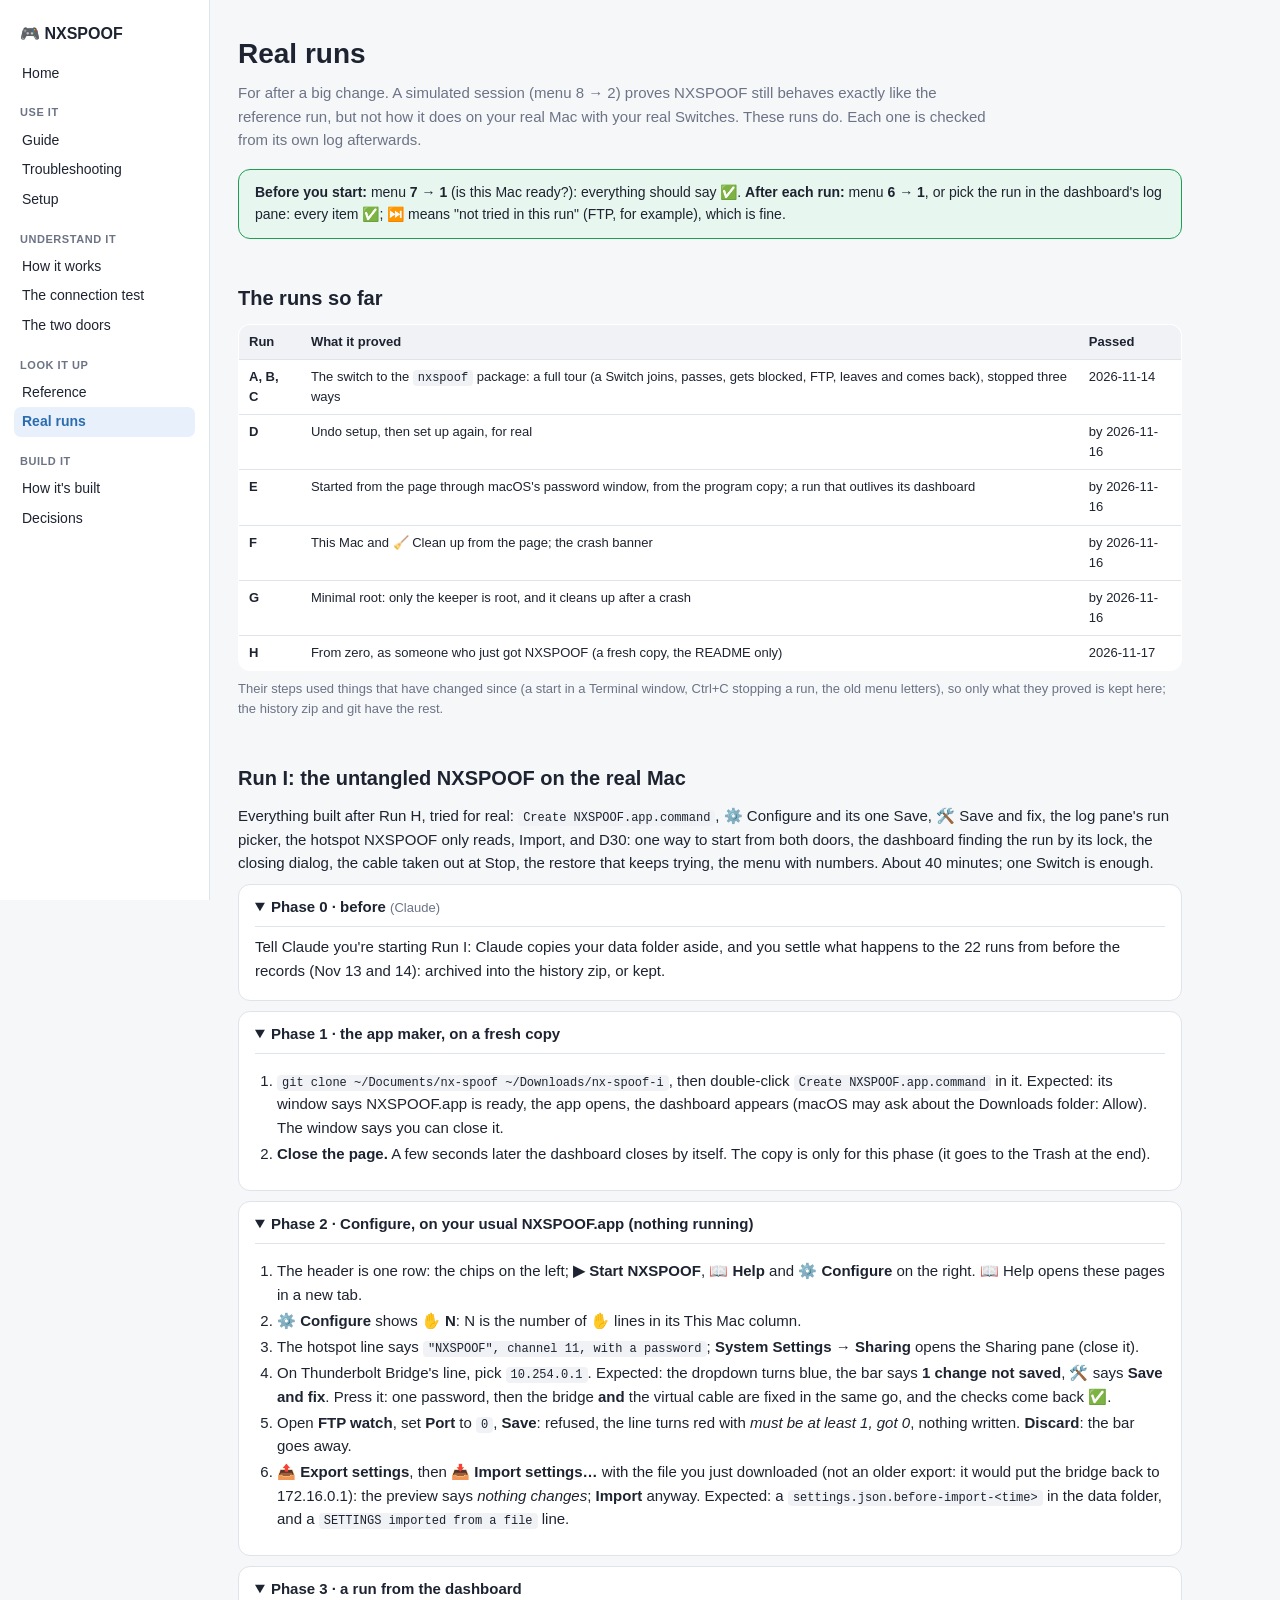
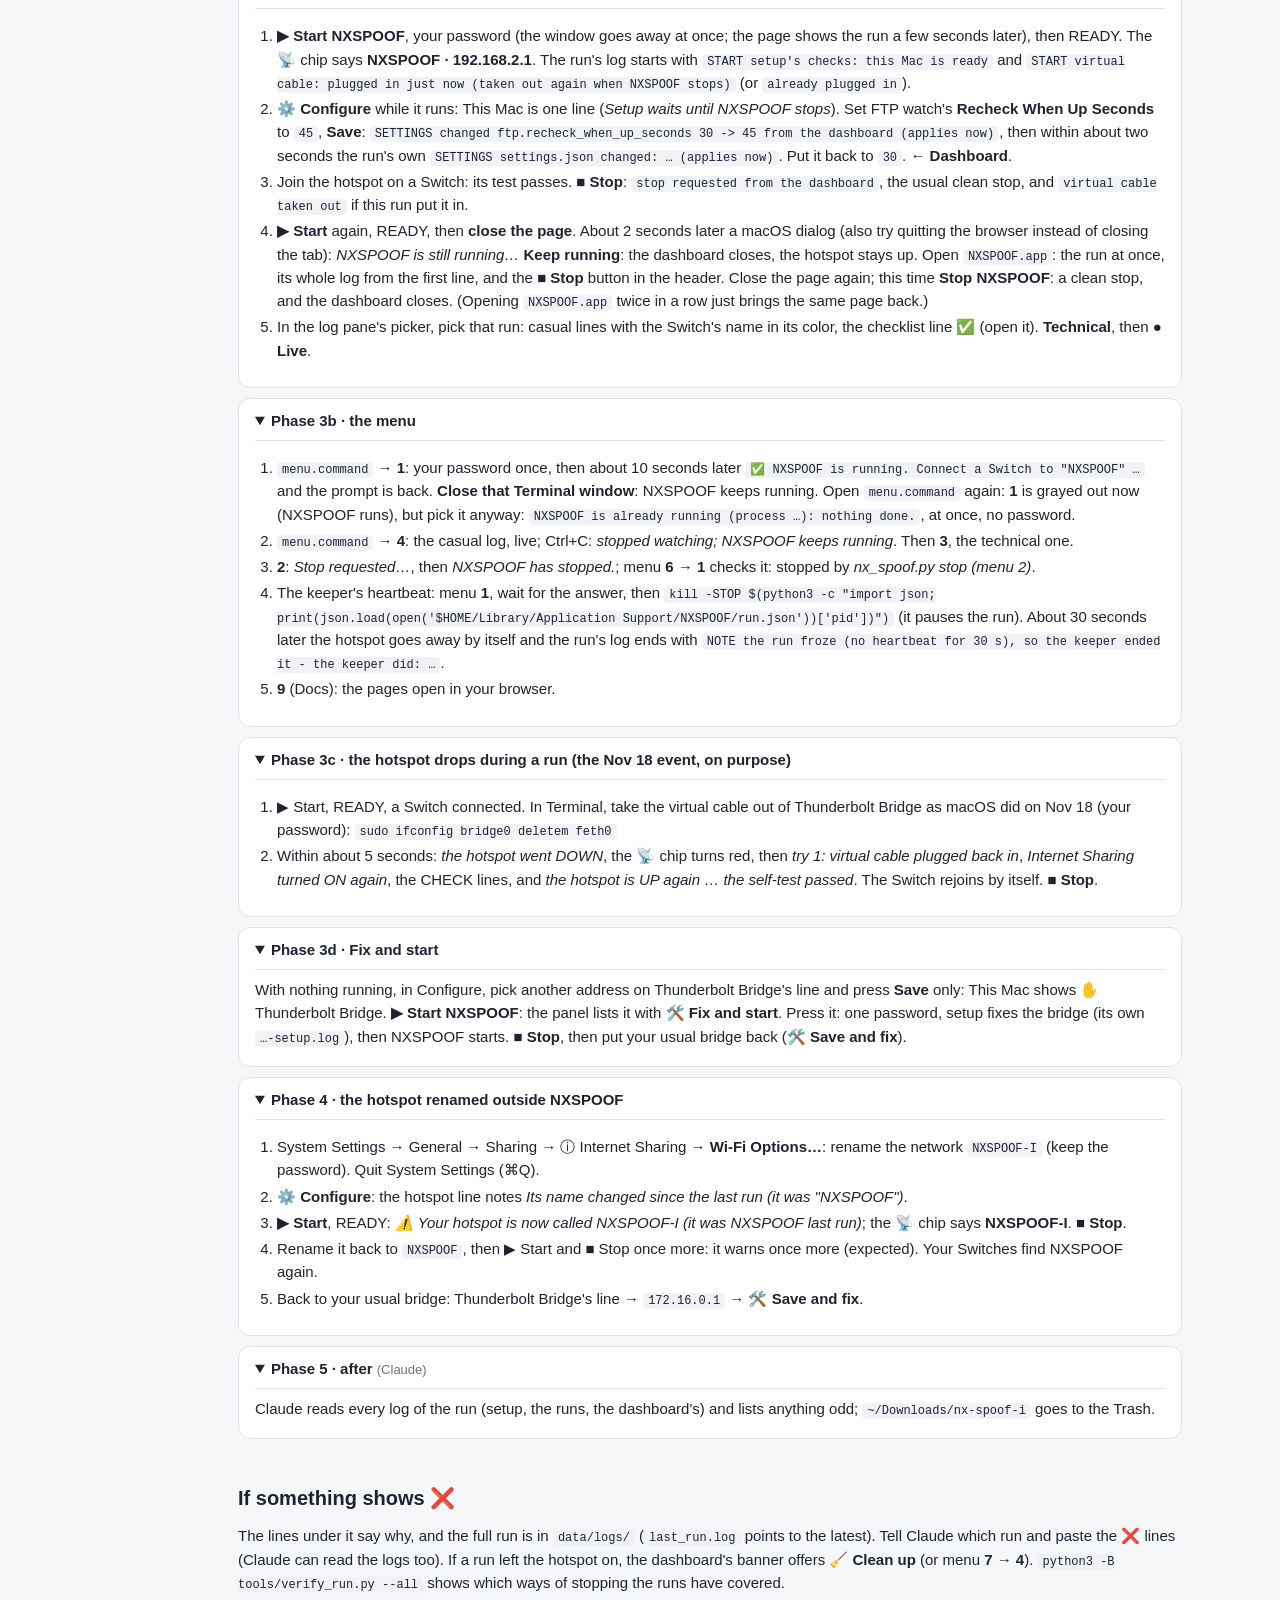
<file: docs/real-runs.html>
<!doctype html>
<html lang="en">
<head>
<meta charset="utf-8">
<meta name="viewport" content="width=device-width, initial-scale=1">
<title>Real runs · NXSPOOF</title>
<link rel="stylesheet" href="style.css">
<link rel="icon" href="favicon.ico" sizes="16x16 32x32"><link rel="icon" type="image/png" sizes="32x32" href="favicon.png">
<script src="docs.js" defer></script>
</head>
<body>
<!-- generated: nav -->
<nav class="side" aria-label="The NXSPOOF docs">
<a class="brand" href="index.html">🎮 NXSPOOF</a>
<a href="index.html">Home</a>
<b>Use it</b>
<a href="guide.html">Guide</a>
<a href="troubleshooting.html">Troubleshooting</a>
<a href="setup.html">Setup</a>
<b>Understand it</b>
<a href="how-it-works.html">How it works</a>
<a href="connection-test.html">The connection test</a>
<a href="two-doors.html">The two doors</a>
<b>Look it up</b>
<a href="reference.html">Reference</a>
<a href="real-runs.html" class="on" aria-current="page">Real runs</a>
<b>Build it</b>
<a href="how-its-built.html">How it's built</a>
<a href="decisions.html">Decisions</a>
</nav>
<!-- /generated -->
<main>

<h1>Real runs</h1>
<p class="lead">For after a big change. A simulated session (menu 8 → 2) proves NXSPOOF still behaves exactly like the reference run, but not how it does on your real Mac with your real Switches. These runs do. Each one is checked from its own log afterwards.</p>
<div class="banner"><b>Before you start:</b> menu <b>7 → 1</b> (is this Mac ready?): everything should say ✅. <b>After each run:</b> menu <b>6 → 1</b>, or pick the run in the dashboard's log pane: every item ✅; ⏭️ means "not tried in this run" (FTP, for example), which is fine.</div>

<h2>The runs so far</h2>
<div class="scroll"><table>
<tr><th>Run</th><th>What it proved</th><th>Passed</th></tr>
<tr><td><b>A, B, C</b></td><td>The switch to the <code>nxspoof</code> package: a full tour (a Switch joins, passes, gets blocked, FTP, leaves and comes back), stopped three ways</td><td>2026-11-14</td></tr>
<tr><td><b>D</b></td><td>Undo setup, then set up again, for real</td><td>by 2026-11-16</td></tr>
<tr><td><b>E</b></td><td>Started from the page through macOS's password window, from the program copy; a run that outlives its dashboard</td><td>by 2026-11-16</td></tr>
<tr><td><b>F</b></td><td>This Mac and 🧹 Clean up from the page; the crash banner</td><td>by 2026-11-16</td></tr>
<tr><td><b>G</b></td><td>Minimal root: only the keeper is root, and it cleans up after a crash</td><td>by 2026-11-16</td></tr>
<tr><td><b>H</b></td><td>From zero, as someone who just got NXSPOOF (a fresh copy, the README only)</td><td>2026-11-17</td></tr>
</table></div>
<p class="small muted">Their steps used things that have changed since (a start in a Terminal window, Ctrl+C stopping a run, the old menu letters), so only what they proved is kept here; the history zip and git have the rest.</p>

<h2>Run I: the untangled NXSPOOF on the real Mac</h2>
<p>Everything built after Run H, tried for real: <code>Create NXSPOOF.app.command</code>, ⚙️ Configure and its one Save, 🛠️ Save and fix, the log pane's run picker, the hotspot NXSPOOF only reads, Import, and D30: one way to start from both doors, the dashboard finding the run by its lock, the closing dialog, the cable taken out at Stop, the restore that keeps trying, the menu with numbers. About 40 minutes; one Switch is enough.</p>

<details class="fold" open><summary>Phase 0 · before <span class="muted">(Claude)</span></summary>
<p>Tell Claude you're starting Run I: Claude copies your data folder aside, and you settle what happens to the 22 runs from before the records (Nov 13 and 14): archived into the history zip, or kept.</p>
</details>

<details class="fold" open><summary>Phase 1 · the app maker, on a fresh copy</summary>
<ol>
  <li><code>git clone ~/Documents/nx-spoof ~/Downloads/nx-spoof-i</code>, then double-click <code>Create NXSPOOF.app.command</code> in it. Expected: its window says NXSPOOF.app is ready, the app opens, the dashboard appears (macOS may ask about the Downloads folder: Allow). The window says you can close it.</li>
  <li><b>Close the page.</b> A few seconds later the dashboard closes by itself. The copy is only for this phase (it goes to the Trash at the end).</li>
</ol>
</details>

<details class="fold" open><summary>Phase 2 · Configure, on your usual NXSPOOF.app (nothing running)</summary>
<ol>
  <li>The header is one row: the chips on the left; <b>▶ Start NXSPOOF</b>, <b>📖 Help</b> and <b>⚙️ Configure</b> on the right. 📖 Help opens these pages in a new tab.</li>
  <li><b>⚙️ Configure</b> shows <b>✋ N</b>: N is the number of ✋ lines in its This Mac column.</li>
  <li>The hotspot line says <code>"NXSPOOF", channel 11, with a password</code>; <b>System Settings → Sharing</b> opens the Sharing pane (close it).</li>
  <li>On Thunderbolt Bridge's line, pick <code>10.254.0.1</code>. Expected: the dropdown turns blue, the bar says <b>1 change not saved</b>, 🛠️ says <b>Save and fix</b>. Press it: one password, then the bridge <b>and</b> the virtual cable are fixed in the same go, and the checks come back ✅.</li>
  <li>Open <b>FTP watch</b>, set <b>Port</b> to <code>0</code>, <b>Save</b>: refused, the line turns red with <i>must be at least 1, got 0</i>, nothing written. <b>Discard</b>: the bar goes away.</li>
  <li><b>📤 Export settings</b>, then <b>📥 Import settings…</b> with the file you just downloaded (not an older export: it would put the bridge back to 172.16.0.1): the preview says <i>nothing changes</i>; <b>Import</b> anyway. Expected: a <code>settings.json.before-import-&lt;time&gt;</code> in the data folder, and a <code>SETTINGS imported from a file</code> line.</li>
</ol>
</details>

<details class="fold" open><summary>Phase 3 · a run from the dashboard</summary>
<ol>
  <li><b>▶ Start NXSPOOF</b>, your password (the window goes away at once; the page shows the run a few seconds later), then READY. The 📡 chip says <b>NXSPOOF · 192.168.2.1</b>. The run's log starts with <code>START setup's checks: this Mac is ready</code> and <code>START virtual cable: plugged in just now (taken out again when NXSPOOF stops)</code> (or <code>already plugged in</code>).</li>
  <li><b>⚙️ Configure</b> while it runs: This Mac is one line (<i>Setup waits until NXSPOOF stops</i>). Set FTP watch's <b>Recheck When Up Seconds</b> to <code>45</code>, <b>Save</b>: <code>SETTINGS changed ftp.recheck_when_up_seconds 30 -&gt; 45 from the dashboard (applies now)</code>, then within about two seconds the run's own <code>SETTINGS settings.json changed: … (applies now)</code>. Put it back to <code>30</code>. <b>← Dashboard</b>.</li>
  <li>Join the hotspot on a Switch: its test passes. <b>■ Stop</b>: <code>stop requested from the dashboard</code>, the usual clean stop, and <code>virtual cable taken out</code> if this run put it in.</li>
  <li><b>▶ Start</b> again, READY, then <b>close the page</b>. About 2 seconds later a macOS dialog (also try quitting the browser instead of closing the tab): <i>NXSPOOF is still running…</i> <b>Keep running</b>: the dashboard closes, the hotspot stays up. Open <code>NXSPOOF.app</code>: the run at once, its whole log from the first line, and the <b>■ Stop</b> button in the header. Close the page again; this time <b>Stop NXSPOOF</b>: a clean stop, and the dashboard closes. (Opening <code>NXSPOOF.app</code> twice in a row just brings the same page back.)</li>
  <li>In the log pane's picker, pick that run: casual lines with the Switch's name in its color, the checklist line ✅ (open it). <b>Technical</b>, then <b>● Live</b>.</li>
</ol>
</details>

<details class="fold" open><summary>Phase 3b · the menu</summary>
<ol>
  <li><code>menu.command</code> → <b>1</b>: your password once, then about 10 seconds later <code>✅ NXSPOOF is running. Connect a Switch to "NXSPOOF" …</code> and the prompt is back. <b>Close that Terminal window</b>: NXSPOOF keeps running. Open <code>menu.command</code> again: <b>1</b> is grayed out now (NXSPOOF runs), but pick it anyway: <code>NXSPOOF is already running (process …): nothing done.</code>, at once, no password.</li>
  <li><code>menu.command</code> → <b>4</b>: the casual log, live; Ctrl+C: <i>stopped watching; NXSPOOF keeps running</i>. Then <b>3</b>, the technical one.</li>
  <li><b>2</b>: <i>Stop requested…</i>, then <i>NXSPOOF has stopped.</i>; menu <b>6 → 1</b> checks it: stopped by <i>nx_spoof.py stop (menu 2)</i>.</li>
  <li>The keeper's heartbeat: menu <b>1</b>, wait for the answer, then <code>kill -STOP $(python3 -c "import json; print(json.load(open('$HOME/Library/Application Support/NXSPOOF/run.json'))['pid'])")</code> (it pauses the run). About 30 seconds later the hotspot goes away by itself and the run's log ends with <code>NOTE  the run froze (no heartbeat for 30 s), so the keeper ended it - the keeper did: …</code>.</li>
  <li><b>9</b> (Docs): the pages open in your browser.</li>
</ol>
</details>

<details class="fold" open><summary>Phase 3c · the hotspot drops during a run (the Nov 18 event, on purpose)</summary>
<ol>
  <li>▶ Start, READY, a Switch connected. In Terminal, take the virtual cable out of Thunderbolt Bridge as macOS did on Nov 18 (your password): <code>sudo ifconfig bridge0 deletem feth0</code></li>
  <li>Within about 5 seconds: <i>the hotspot went DOWN</i>, the 📡 chip turns red, then <i>try 1: virtual cable plugged back in</i>, <i>Internet Sharing turned ON again</i>, the CHECK lines, and <i>the hotspot is UP again … the self-test passed</i>. The Switch rejoins by itself. <b>■ Stop</b>.</li>
</ol>
</details>

<details class="fold" open><summary>Phase 3d · Fix and start</summary>
<p>With nothing running, in Configure, pick another address on Thunderbolt Bridge's line and press <b>Save</b> only: This Mac shows ✋ Thunderbolt Bridge. <b>▶ Start NXSPOOF</b>: the panel lists it with <b>🛠️ Fix and start</b>. Press it: one password, setup fixes the bridge (its own <code>…-setup.log</code>), then NXSPOOF starts. <b>■ Stop</b>, then put your usual bridge back (<b>🛠️ Save and fix</b>).</p>
</details>

<details class="fold" open><summary>Phase 4 · the hotspot renamed outside NXSPOOF</summary>
<ol>
  <li>System Settings → General → Sharing → ⓘ Internet Sharing → <b>Wi-Fi Options…</b>: rename the network <code>NXSPOOF-I</code> (keep the password). Quit System Settings (⌘Q).</li>
  <li><b>⚙️ Configure</b>: the hotspot line notes <i>Its name changed since the last run (it was "NXSPOOF")</i>.</li>
  <li><b>▶ Start</b>, READY: <i>⚠️ Your hotspot is now called NXSPOOF-I (it was NXSPOOF last run)</i>; the 📡 chip says <b>NXSPOOF-I</b>. <b>■ Stop</b>.</li>
  <li>Rename it back to <code>NXSPOOF</code>, then ▶ Start and ■ Stop once more: it warns once more (expected). Your Switches find NXSPOOF again.</li>
  <li>Back to your usual bridge: Thunderbolt Bridge's line → <code>172.16.0.1</code> → <b>🛠️ Save and fix</b>.</li>
</ol>
</details>

<details class="fold" open><summary>Phase 5 · after <span class="muted">(Claude)</span></summary>
<p>Claude reads every log of the run (setup, the runs, the dashboard's) and lists anything odd; <code>~/Downloads/nx-spoof-i</code> goes to the Trash.</p>
</details>

<h2>If something shows ❌</h2>
<p>The lines under it say why, and the full run is in <code>data/logs/</code> (<code>last_run.log</code> points to the latest). Tell Claude which run and paste the ❌ lines (Claude can read the logs too). If a run left the hotspot on, the dashboard's banner offers <b>🧹 Clean up</b> (or menu <b>7 → 4</b>). <code>python3 -B tools/verify_run.py --all</code> shows which ways of stopping the runs have covered.</p>

</main>
</body>
</html>
</file>
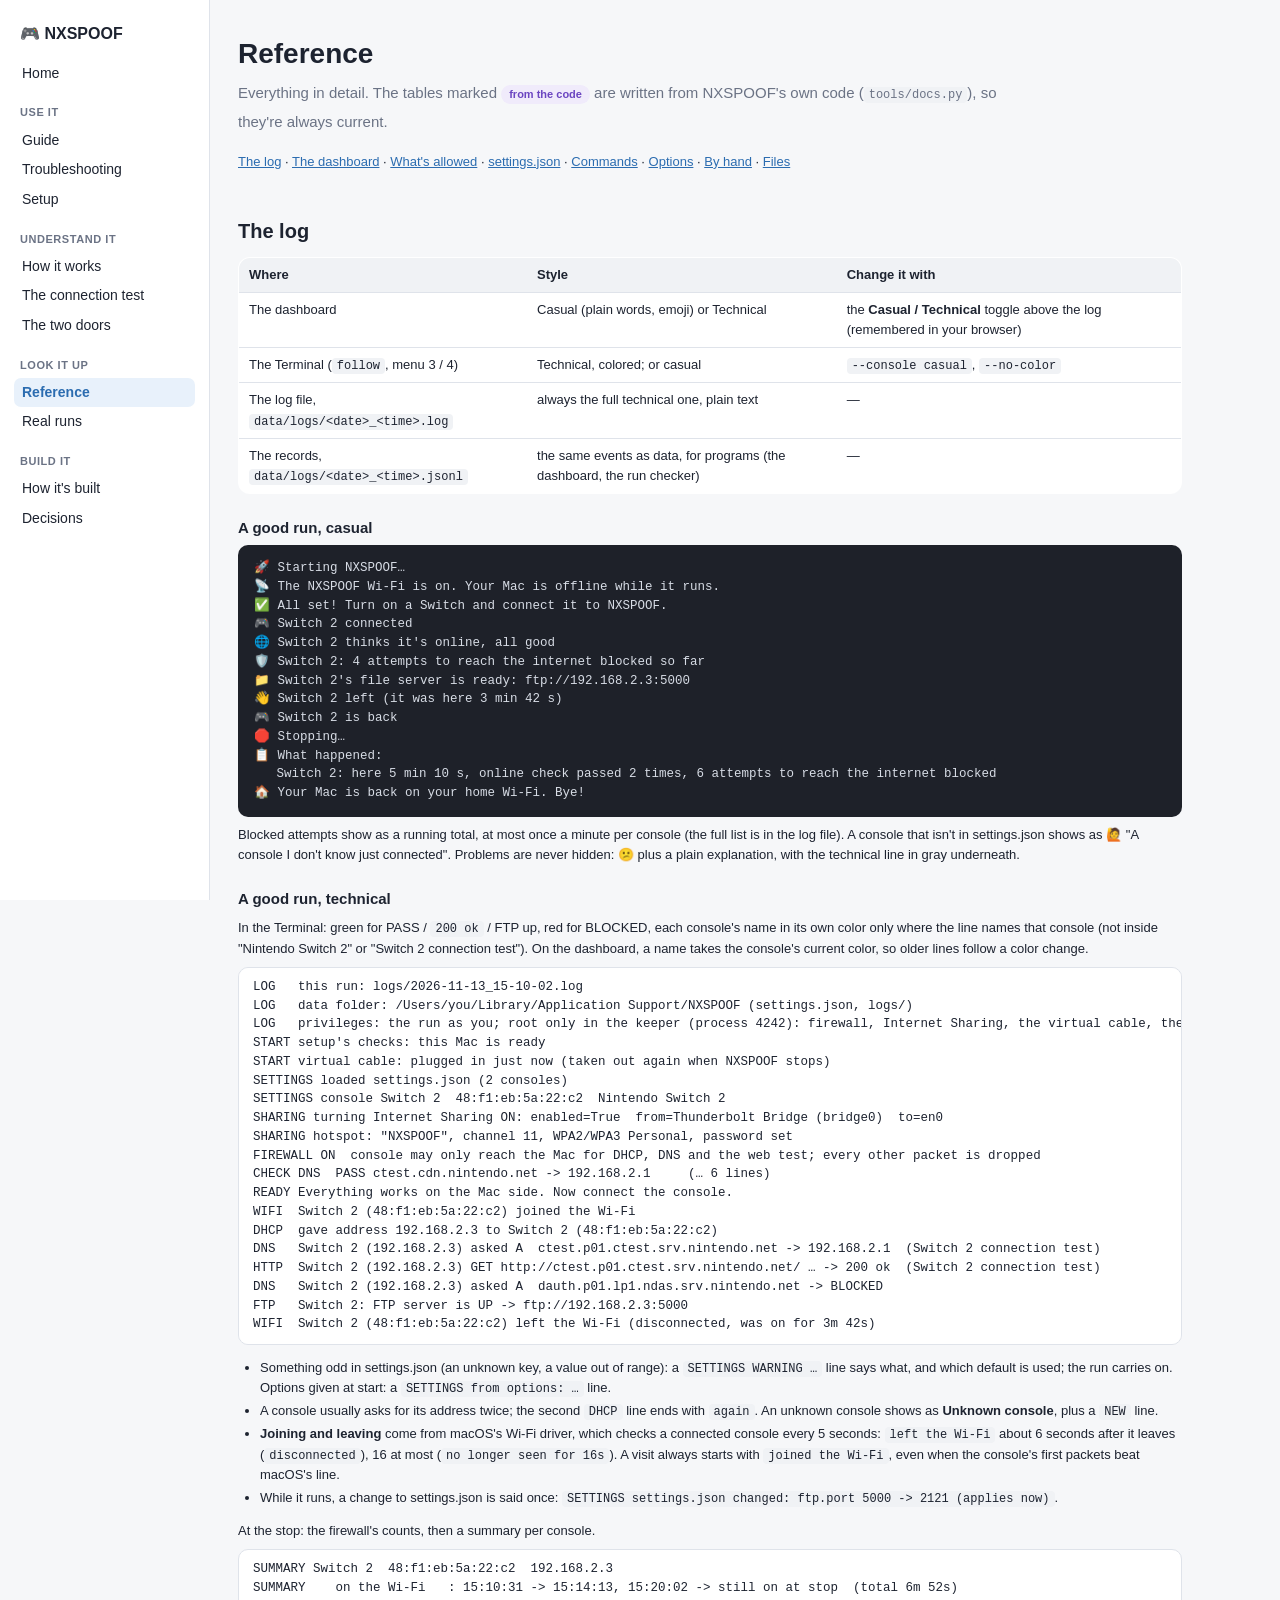
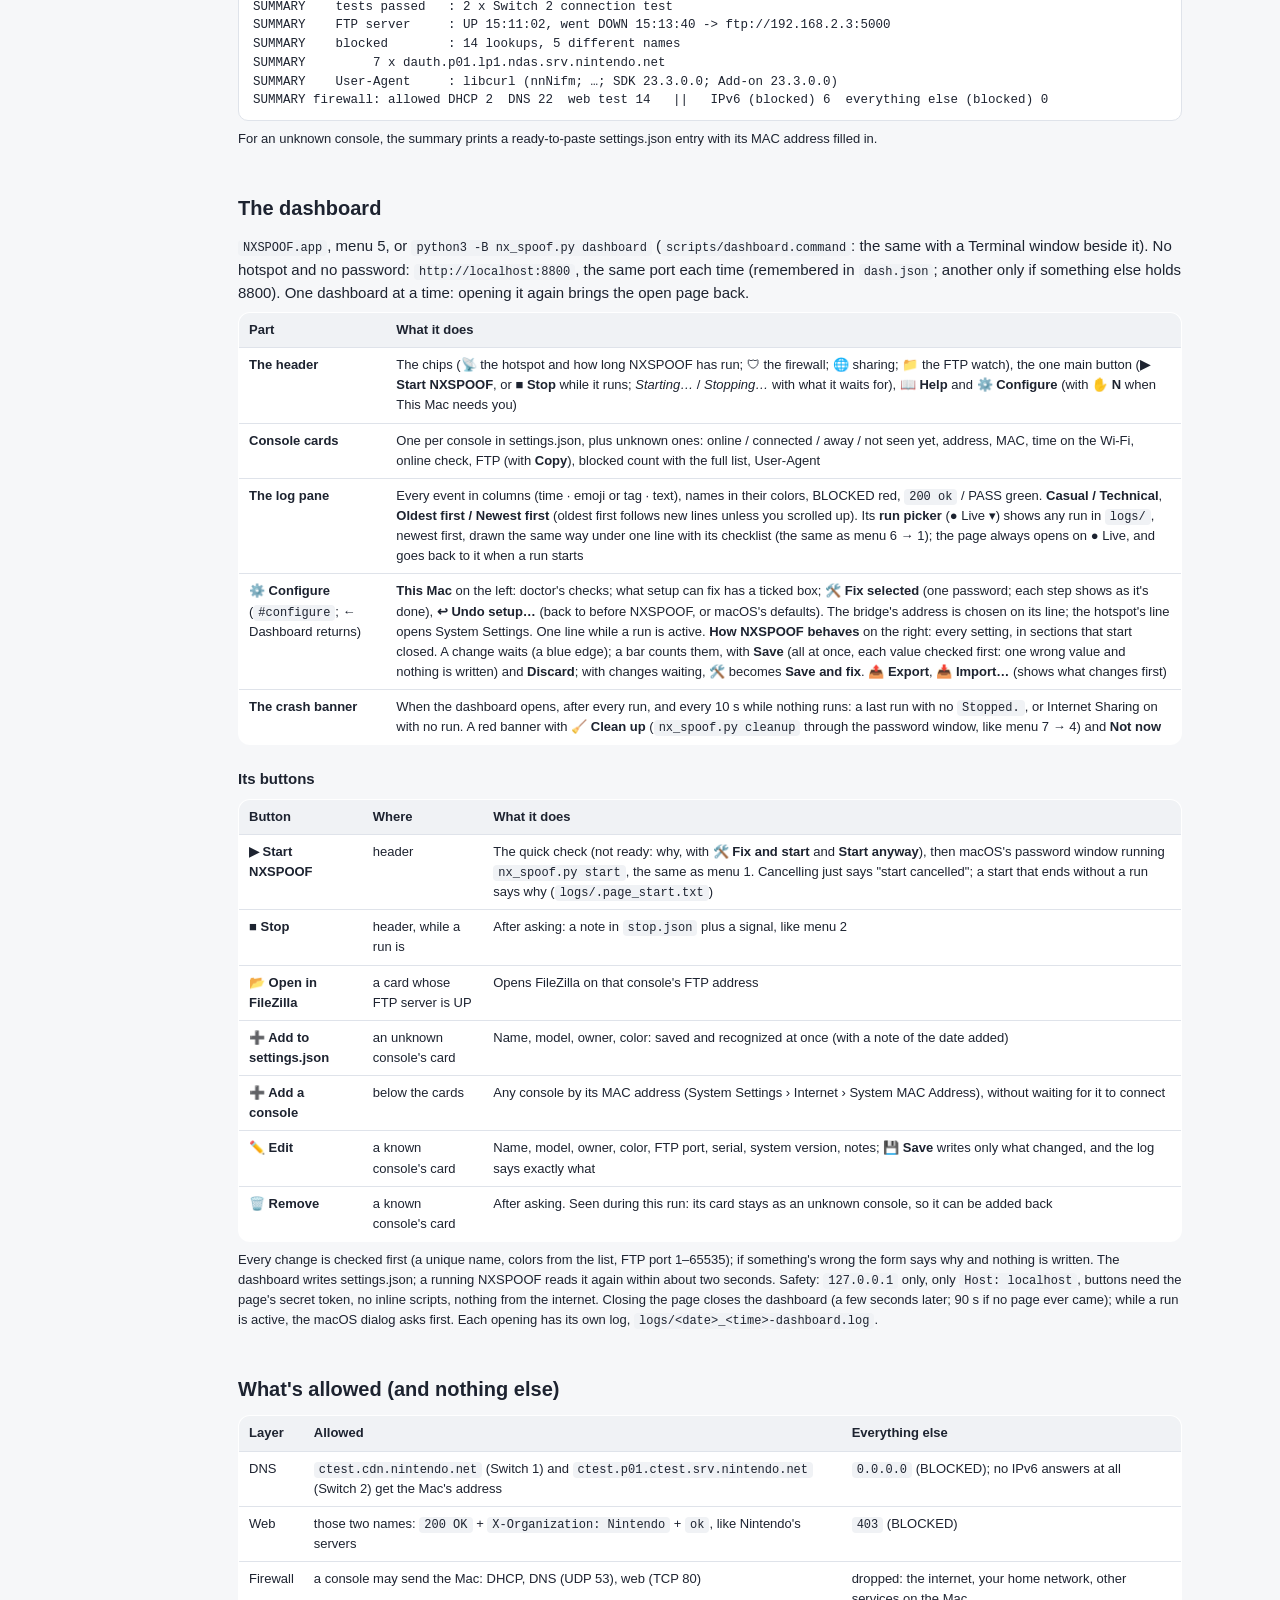
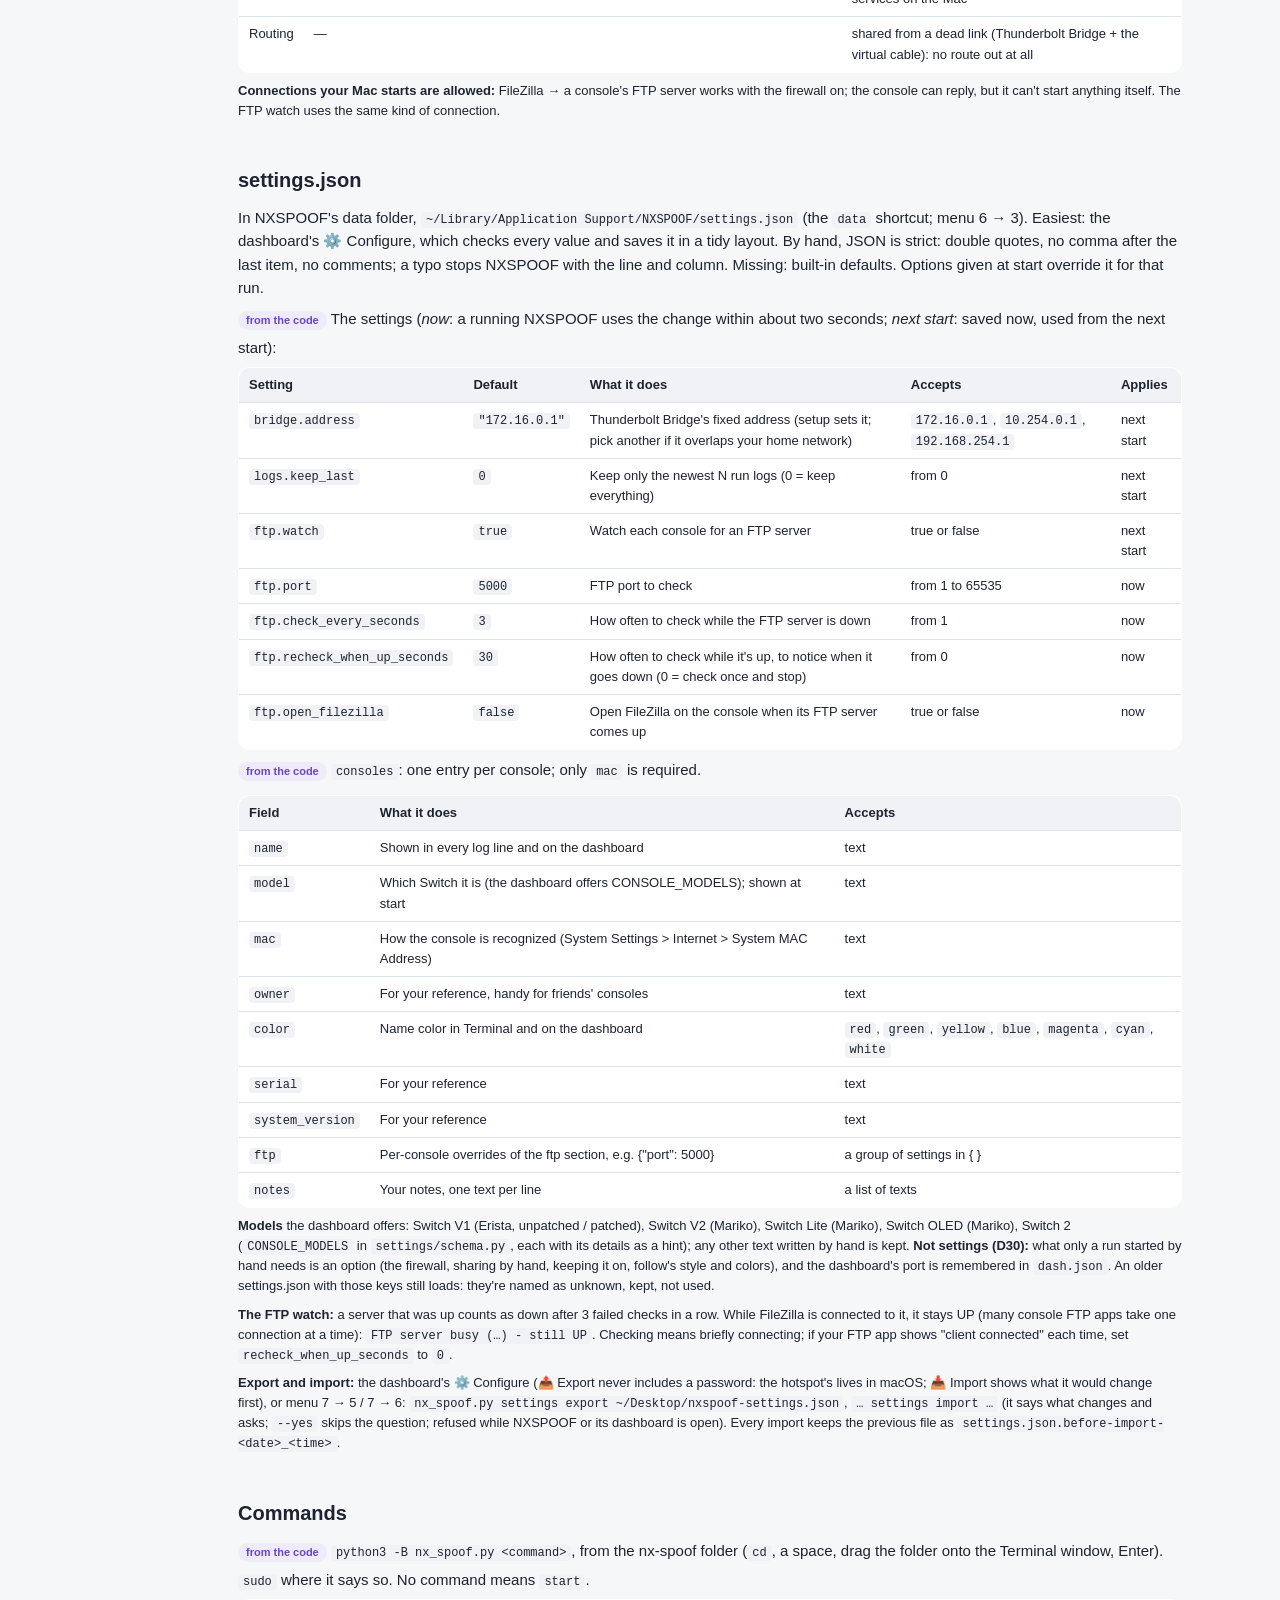
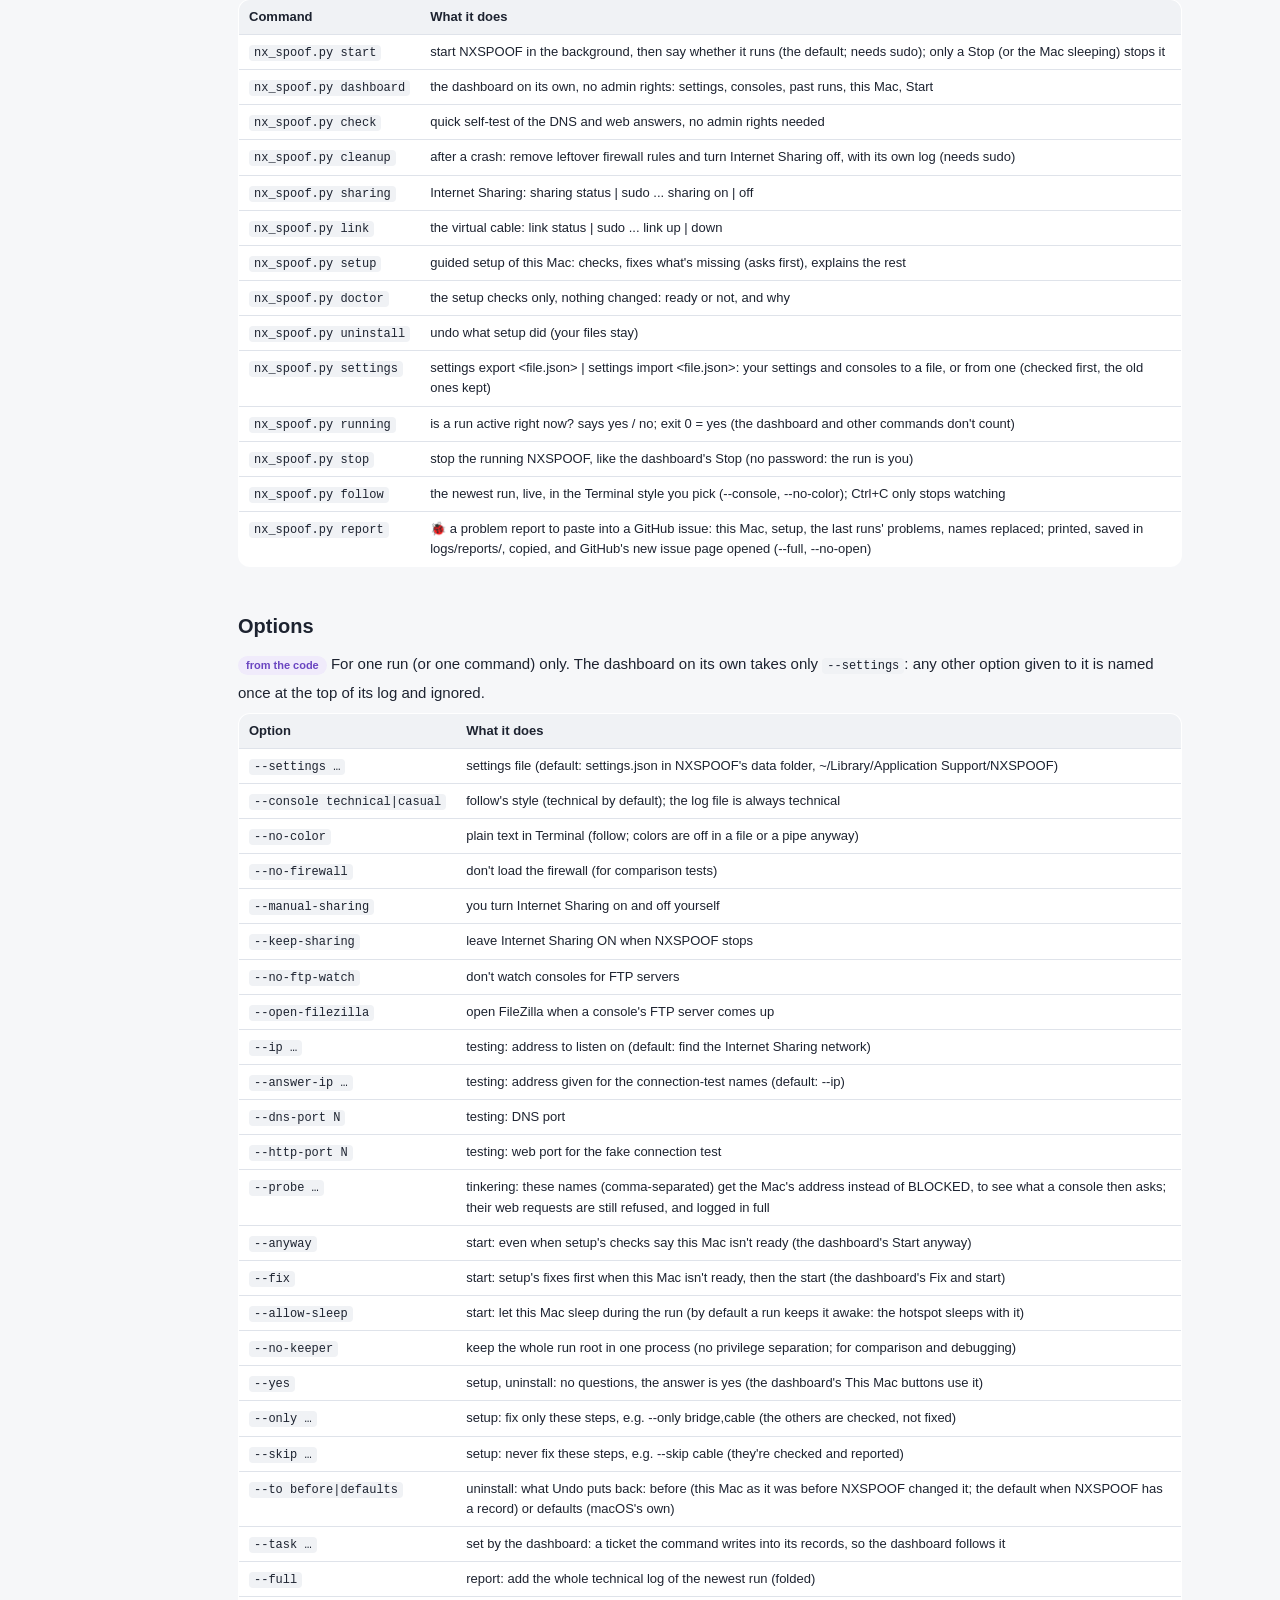
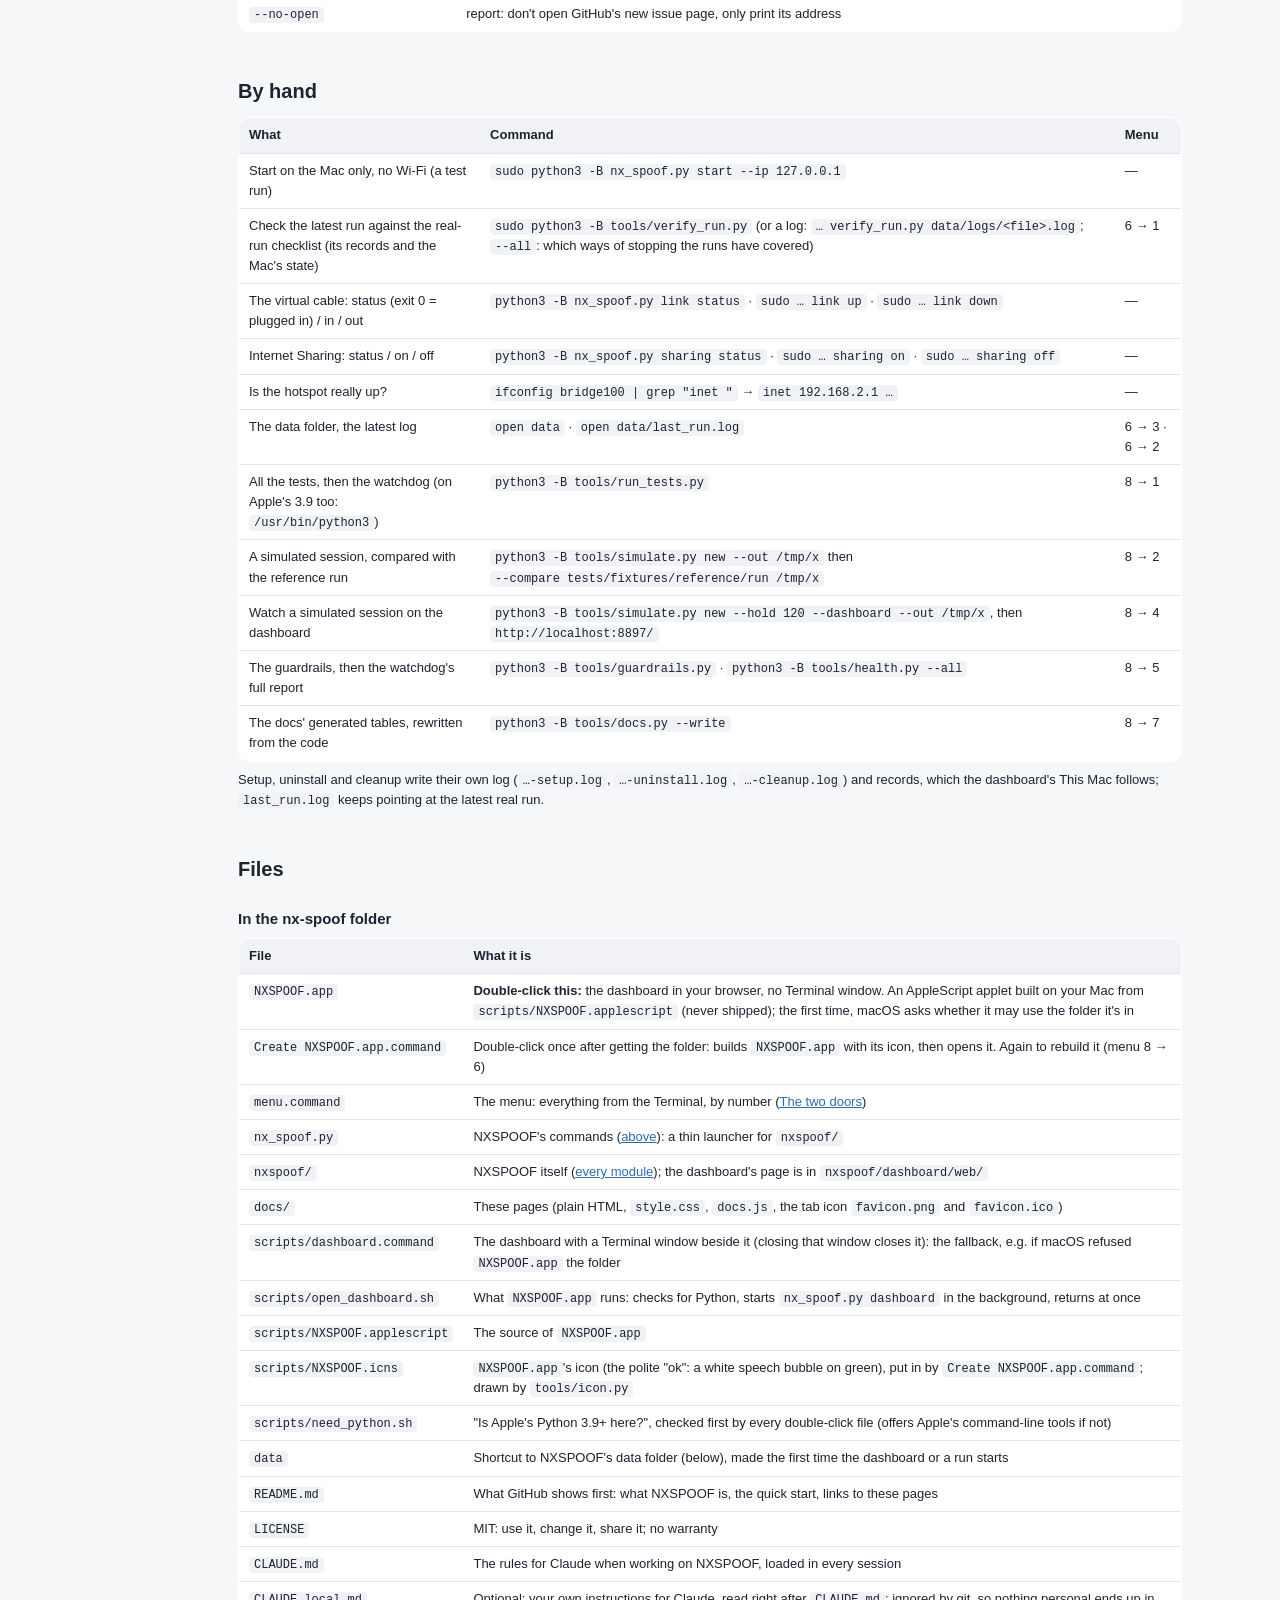
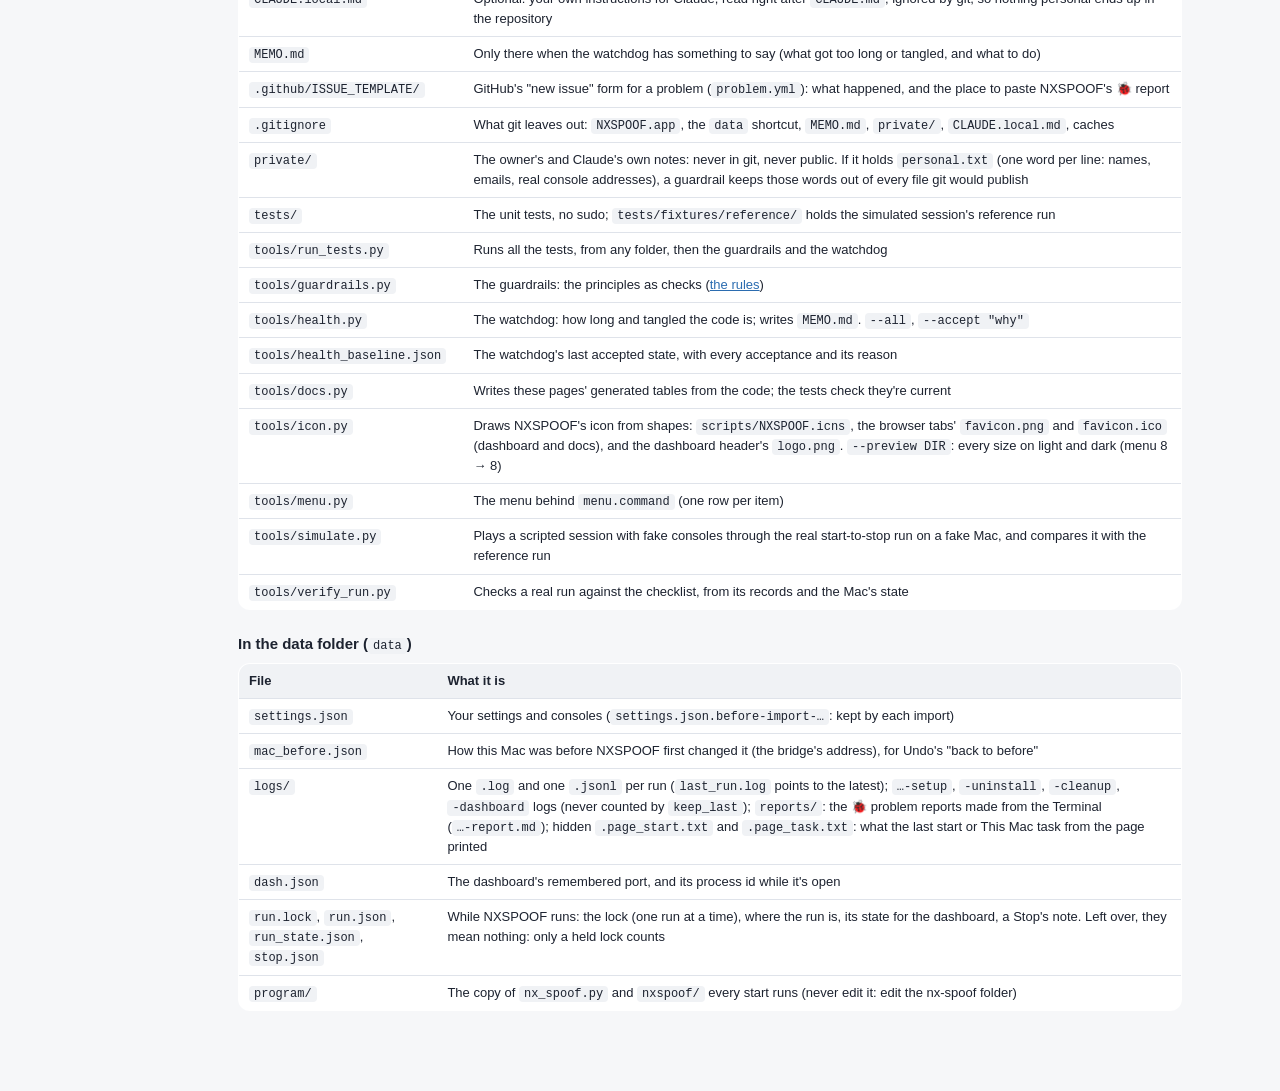
<file: docs/reference.html>
<!doctype html>
<html lang="en">
<head>
<meta charset="utf-8">
<meta name="viewport" content="width=device-width, initial-scale=1">
<title>Reference · NXSPOOF</title>
<link rel="stylesheet" href="style.css">
<link rel="icon" href="favicon.ico" sizes="16x16 32x32"><link rel="icon" type="image/png" sizes="32x32" href="favicon.png">
<script src="docs.js" defer></script>
</head>
<body>
<!-- generated: nav -->
<nav class="side" aria-label="The NXSPOOF docs">
<a class="brand" href="index.html">🎮 NXSPOOF</a>
<a href="index.html">Home</a>
<b>Use it</b>
<a href="guide.html">Guide</a>
<a href="troubleshooting.html">Troubleshooting</a>
<a href="setup.html">Setup</a>
<b>Understand it</b>
<a href="how-it-works.html">How it works</a>
<a href="connection-test.html">The connection test</a>
<a href="two-doors.html">The two doors</a>
<b>Look it up</b>
<a href="reference.html" class="on" aria-current="page">Reference</a>
<a href="real-runs.html">Real runs</a>
<b>Build it</b>
<a href="how-its-built.html">How it's built</a>
<a href="decisions.html">Decisions</a>
</nav>
<!-- /generated -->
<main>

<h1>Reference</h1>
<p class="lead">Everything in detail. The tables marked <span class="tag t-violet">from the code</span> are written from NXSPOOF's own code (<code>tools/docs.py</code>), so they're always current.</p>
<p class="small"><a href="#log">The log</a> · <a href="#dashboard">The dashboard</a> · <a href="#allowed">What's allowed</a> · <a href="#settings">settings.json</a> · <a href="#commands">Commands</a> · <a href="#options">Options</a> · <a href="#by-hand">By hand</a> · <a href="#files">Files</a></p>

<h2 id="log">The log</h2>
<div class="scroll"><table>
<tr><th>Where</th><th>Style</th><th>Change it with</th></tr>
<tr><td>The dashboard</td><td>Casual (plain words, emoji) or Technical</td><td>the <b>Casual / Technical</b> toggle above the log (remembered in your browser)</td></tr>
<tr><td>The Terminal (<code>follow</code>, menu 3 / 4)</td><td>Technical, colored; or casual</td><td><code>--console casual</code>, <code>--no-color</code></td></tr>
<tr><td>The log file, <code>data/logs/&lt;date&gt;_&lt;time&gt;.log</code></td><td>always the full technical one, plain text</td><td>—</td></tr>
<tr><td>The records, <code>data/logs/&lt;date&gt;_&lt;time&gt;.jsonl</code></td><td>the same events as data, for programs (the dashboard, the run checker)</td><td>—</td></tr>
</table></div>

<h3>A good run, casual</h3>
<pre class="term">🚀 Starting NXSPOOF…
📡 The NXSPOOF Wi-Fi is on. Your Mac is offline while it runs.
✅ All set! Turn on a Switch and connect it to NXSPOOF.
🎮 Switch 2 connected
🌐 Switch 2 thinks it's online, all good
🛡️ Switch 2: 4 attempts to reach the internet blocked so far
📁 Switch 2's file server is ready: ftp://192.168.2.3:5000
👋 Switch 2 left (it was here 3 min 42 s)
🎮 Switch 2 is back
🛑 Stopping…
📋 What happened:
   Switch 2: here 5 min 10 s, online check passed 2 times, 6 attempts to reach the internet blocked
🏠 Your Mac is back on your home Wi-Fi. Bye!</pre>
<p class="small">Blocked attempts show as a running total, at most once a minute per console (the full list is in the log file). A console that isn't in settings.json shows as 🙋 "A console I don't know just connected". Problems are never hidden: 😕 plus a plain explanation, with the technical line in gray underneath.</p>

<h3>A good run, technical</h3>
<p class="small">In the Terminal: green for PASS / <code>200 ok</code> / FTP up, red for BLOCKED, each console's name in its own color only where the line names that console (not inside "Nintendo Switch 2" or "Switch 2 connection test"). On the dashboard, a name takes the console's current color, so older lines follow a color change.</p>
<pre class="code">LOG   this run: logs/2026-11-13_15-10-02.log
LOG   data folder: /Users/you/Library/Application Support/NXSPOOF (settings.json, logs/)
LOG   privileges: the run as you; root only in the keeper (process 4242): firewall, Internet Sharing, the virtual cable, the servers' ports
START setup's checks: this Mac is ready
START virtual cable: plugged in just now (taken out again when NXSPOOF stops)
SETTINGS loaded settings.json (2 consoles)
SETTINGS console Switch 2  48:f1:eb:5a:22:c2  Nintendo Switch 2
SHARING turning Internet Sharing ON: enabled=True  from=Thunderbolt Bridge (bridge0)  to=en0
SHARING hotspot: "NXSPOOF", channel 11, WPA2/WPA3 Personal, password set
FIREWALL ON  console may only reach the Mac for DHCP, DNS and the web test; every other packet is dropped
CHECK DNS  PASS ctest.cdn.nintendo.net -&gt; 192.168.2.1     (… 6 lines)
READY Everything works on the Mac side. Now connect the console.
WIFI  Switch 2 (48:f1:eb:5a:22:c2) joined the Wi-Fi
DHCP  gave address 192.168.2.3 to Switch 2 (48:f1:eb:5a:22:c2)
DNS   Switch 2 (192.168.2.3) asked A  ctest.p01.ctest.srv.nintendo.net -&gt; 192.168.2.1  (Switch 2 connection test)
HTTP  Switch 2 (192.168.2.3) GET http://ctest.p01.ctest.srv.nintendo.net/ … -&gt; 200 ok  (Switch 2 connection test)
DNS   Switch 2 (192.168.2.3) asked A  dauth.p01.lp1.ndas.srv.nintendo.net -&gt; BLOCKED
FTP   Switch 2: FTP server is UP -&gt; ftp://192.168.2.3:5000
WIFI  Switch 2 (48:f1:eb:5a:22:c2) left the Wi-Fi (disconnected, was on for 3m 42s)</pre>
<ul class="small">
  <li>Something odd in settings.json (an unknown key, a value out of range): a <code>SETTINGS WARNING …</code> line says what, and which default is used; the run carries on. Options given at start: a <code>SETTINGS from options: …</code> line.</li>
  <li>A console usually asks for its address twice; the second <code>DHCP</code> line ends with <code>again</code>. An unknown console shows as <b>Unknown console</b>, plus a <code>NEW</code> line.</li>
  <li><b>Joining and leaving</b> come from macOS's Wi-Fi driver, which checks a connected console every 5 seconds: <code>left the Wi-Fi</code> about 6 seconds after it leaves (<code>disconnected</code>), 16 at most (<code>no longer seen for 16s</code>). A visit always starts with <code>joined the Wi-Fi</code>, even when the console's first packets beat macOS's line.</li>
  <li>While it runs, a change to settings.json is said once: <code>SETTINGS settings.json changed: ftp.port 5000 -&gt; 2121 (applies now)</code>.</li>
</ul>
<p class="small">At the stop: the firewall's counts, then a summary per console.</p>
<pre class="code">SUMMARY Switch 2  48:f1:eb:5a:22:c2  192.168.2.3
SUMMARY    on the Wi-Fi   : 15:10:31 -&gt; 15:14:13, 15:20:02 -&gt; still on at stop  (total 6m 52s)
SUMMARY    tests passed   : 2 x Switch 2 connection test
SUMMARY    FTP server     : UP 15:11:02, went DOWN 15:13:40 -&gt; ftp://192.168.2.3:5000
SUMMARY    blocked        : 14 lookups, 5 different names
SUMMARY         7 x dauth.p01.lp1.ndas.srv.nintendo.net
SUMMARY    User-Agent     : libcurl (nnNifm; …; SDK 23.3.0.0; Add-on 23.3.0.0)
SUMMARY firewall: allowed DHCP 2  DNS 22  web test 14   ||   IPv6 (blocked) 6  everything else (blocked) 0</pre>
<p class="small">For an unknown console, the summary prints a ready-to-paste settings.json entry with its MAC address filled in.</p>

<h2 id="dashboard">The dashboard</h2>
<p><code>NXSPOOF.app</code>, menu 5, or <code>python3 -B nx_spoof.py dashboard</code> (<code>scripts/dashboard.command</code>: the same with a Terminal window beside it). No hotspot and no password: <code>http://localhost:8800</code>, the same port each time (remembered in <code>dash.json</code>; another only if something else holds 8800). One dashboard at a time: opening it again brings the open page back.</p>
<div class="scroll"><table>
<tr><th>Part</th><th>What it does</th></tr>
<tr><td><b>The header</b></td><td>The chips (📡 the hotspot and how long NXSPOOF has run; 🛡 the firewall; 🌐 sharing; 📁 the FTP watch), the one main button (<b>▶ Start NXSPOOF</b>, or <b>■ Stop</b> while it runs; <i>Starting…</i> / <i>Stopping…</i> with what it waits for), <b>📖 Help</b> and <b>⚙️ Configure</b> (with <b>✋ N</b> when This Mac needs you)</td></tr>
<tr><td><b>Console cards</b></td><td>One per console in settings.json, plus unknown ones: online / connected / away / not seen yet, address, MAC, time on the Wi-Fi, online check, FTP (with <b>Copy</b>), blocked count with the full list, User-Agent</td></tr>
<tr><td><b>The log pane</b></td><td>Every event in columns (time · emoji or tag · text), names in their colors, BLOCKED red, <code>200 ok</code> / PASS green. <b>Casual / Technical</b>, <b>Oldest first / Newest first</b> (oldest first follows new lines unless you scrolled up). Its <b>run picker</b> (● Live ▾) shows any run in <code>logs/</code>, newest first, drawn the same way under one line with its checklist (the same as menu 6 → 1); the page always opens on ● Live, and goes back to it when a run starts</td></tr>
<tr><td><b>⚙️ Configure</b> (<code>#configure</code>; ← Dashboard returns)</td><td><b>This Mac</b> on the left: doctor's checks; what setup can fix has a ticked box; <b>🛠️ Fix selected</b> (one password; each step shows as it's done), <b>↩ Undo setup…</b> (back to before NXSPOOF, or macOS's defaults). The bridge's address is chosen on its line; the hotspot's line opens System Settings. One line while a run is active. <b>How NXSPOOF behaves</b> on the right: every setting, in sections that start closed. A change waits (a blue edge); a bar counts them, with <b>Save</b> (all at once, each value checked first: one wrong value and nothing is written) and <b>Discard</b>; with changes waiting, 🛠️ becomes <b>Save and fix</b>. <b>📤 Export</b>, <b>📥 Import…</b> (shows what changes first)</td></tr>
<tr><td><b>The crash banner</b></td><td>When the dashboard opens, after every run, and every 10 s while nothing runs: a last run with no <code>Stopped.</code>, or Internet Sharing on with no run. A red banner with <b>🧹 Clean up</b> (<code>nx_spoof.py cleanup</code> through the password window, like menu 7 → 4) and <b>Not now</b></td></tr>
</table></div>
<h3>Its buttons</h3>
<div class="scroll"><table>
<tr><th>Button</th><th>Where</th><th>What it does</th></tr>
<tr><td><b>▶ Start NXSPOOF</b></td><td>header</td><td>The quick check (not ready: why, with <b>🛠️ Fix and start</b> and <b>Start anyway</b>), then macOS's password window running <code>nx_spoof.py start</code>, the same as menu 1. Cancelling just says "start cancelled"; a start that ends without a run says why (<code>logs/.page_start.txt</code>)</td></tr>
<tr><td><b>■ Stop</b></td><td>header, while a run is</td><td>After asking: a note in <code>stop.json</code> plus a signal, like menu 2</td></tr>
<tr><td><b>📂 Open in FileZilla</b></td><td>a card whose FTP server is UP</td><td>Opens FileZilla on that console's FTP address</td></tr>
<tr><td><b>➕ Add to settings.json</b></td><td>an unknown console's card</td><td>Name, model, owner, color: saved and recognized at once (with a note of the date added)</td></tr>
<tr><td><b>➕ Add a console</b></td><td>below the cards</td><td>Any console by its MAC address (System Settings › Internet › System MAC Address), without waiting for it to connect</td></tr>
<tr><td><b>✏️ Edit</b></td><td>a known console's card</td><td>Name, model, owner, color, FTP port, serial, system version, notes; <b>💾 Save</b> writes only what changed, and the log says exactly what</td></tr>
<tr><td><b>🗑️ Remove</b></td><td>a known console's card</td><td>After asking. Seen during this run: its card stays as an unknown console, so it can be added back</td></tr>
</table></div>
<p class="small">Every change is checked first (a unique name, colors from the list, FTP port 1–65535); if something's wrong the form says why and nothing is written. The dashboard writes settings.json; a running NXSPOOF reads it again within about two seconds. Safety: <code>127.0.0.1</code> only, only <code>Host: localhost</code>, buttons need the page's secret token, no inline scripts, nothing from the internet. Closing the page closes the dashboard (a few seconds later; 90 s if no page ever came); while a run is active, the macOS dialog asks first. Each opening has its own log, <code>logs/&lt;date&gt;_&lt;time&gt;-dashboard.log</code>.</p>

<h2 id="allowed">What's allowed (and nothing else)</h2>
<div class="scroll"><table>
<tr><th>Layer</th><th>Allowed</th><th>Everything else</th></tr>
<tr><td>DNS</td><td><code>ctest.cdn.nintendo.net</code> (Switch 1) and <code>ctest.p01.ctest.srv.nintendo.net</code> (Switch 2) get the Mac's address</td><td><code>0.0.0.0</code> (BLOCKED); no IPv6 answers at all</td></tr>
<tr><td>Web</td><td>those two names: <code>200 OK</code> + <code>X-Organization: Nintendo</code> + <code>ok</code>, like Nintendo's servers</td><td><code>403</code> (BLOCKED)</td></tr>
<tr><td>Firewall</td><td>a console may send the Mac: DHCP, DNS (UDP 53), web (TCP 80)</td><td>dropped: the internet, your home network, other services on the Mac</td></tr>
<tr><td>Routing</td><td>—</td><td>shared from a dead link (Thunderbolt Bridge + the virtual cable): no route out at all</td></tr>
</table></div>
<p class="small"><b>Connections your Mac starts are allowed:</b> FileZilla → a console's FTP server works with the firewall on; the console can reply, but it can't start anything itself. The FTP watch uses the same kind of connection.</p>

<h2 id="settings">settings.json</h2>
<p>In NXSPOOF's data folder, <code>~/Library/Application Support/NXSPOOF/settings.json</code> (the <code>data</code> shortcut; menu 6 → 3). Easiest: the dashboard's ⚙️ Configure, which checks every value and saves it in a tidy layout. By hand, JSON is strict: double quotes, no comma after the last item, no comments; a typo stops NXSPOOF with the line and column. Missing: built-in defaults. Options given at start override it for that run.</p>
<p><span class="tag t-violet">from the code</span> The settings (<i>now</i>: a running NXSPOOF uses the change within about two seconds; <i>next start</i>: saved now, used from the next start):</p>
<!-- generated: settings -->
<div class="scroll"><table>
<tr><th>Setting</th><th>Default</th><th>What it does</th><th>Accepts</th><th>Applies</th></tr>
<tr><td><code>bridge.address</code></td><td><code>"172.16.0.1"</code></td><td>Thunderbolt Bridge's fixed address (setup sets it; pick another if it overlaps your home network)</td><td><code>172.16.0.1</code>, <code>10.254.0.1</code>, <code>192.168.254.1</code></td><td>next start</td></tr>
<tr><td><code>logs.keep_last</code></td><td><code>0</code></td><td>Keep only the newest N run logs (0 = keep everything)</td><td>from 0</td><td>next start</td></tr>
<tr><td><code>ftp.watch</code></td><td><code>true</code></td><td>Watch each console for an FTP server</td><td>true or false</td><td>next start</td></tr>
<tr><td><code>ftp.port</code></td><td><code>5000</code></td><td>FTP port to check</td><td>from 1 to 65535</td><td>now</td></tr>
<tr><td><code>ftp.check_every_seconds</code></td><td><code>3</code></td><td>How often to check while the FTP server is down</td><td>from 1</td><td>now</td></tr>
<tr><td><code>ftp.recheck_when_up_seconds</code></td><td><code>30</code></td><td>How often to check while it's up, to notice when it goes down (0 = check once and stop)</td><td>from 0</td><td>now</td></tr>
<tr><td><code>ftp.open_filezilla</code></td><td><code>false</code></td><td>Open FileZilla on the console when its FTP server comes up</td><td>true or false</td><td>now</td></tr>
</table></div>
<!-- /generated -->
<p><span class="tag t-violet">from the code</span> <code>consoles</code>: one entry per console; only <code>mac</code> is required.</p>
<!-- generated: console-fields -->
<div class="scroll"><table>
<tr><th>Field</th><th>What it does</th><th>Accepts</th></tr>
<tr><td><code>name</code></td><td>Shown in every log line and on the dashboard</td><td>text</td></tr>
<tr><td><code>model</code></td><td>Which Switch it is (the dashboard offers CONSOLE_MODELS); shown at start</td><td>text</td></tr>
<tr><td><code>mac</code></td><td>How the console is recognized (System Settings &gt; Internet &gt; System MAC Address)</td><td>text</td></tr>
<tr><td><code>owner</code></td><td>For your reference, handy for friends' consoles</td><td>text</td></tr>
<tr><td><code>color</code></td><td>Name color in Terminal and on the dashboard</td><td><code>red</code>, <code>green</code>, <code>yellow</code>, <code>blue</code>, <code>magenta</code>, <code>cyan</code>, <code>white</code></td></tr>
<tr><td><code>serial</code></td><td>For your reference</td><td>text</td></tr>
<tr><td><code>system_version</code></td><td>For your reference</td><td>text</td></tr>
<tr><td><code>ftp</code></td><td>Per-console overrides of the ftp section, e.g. {"port": 5000}</td><td>a group of settings in { }</td></tr>
<tr><td><code>notes</code></td><td>Your notes, one text per line</td><td>a list of texts</td></tr>
</table></div>
<!-- /generated -->
<p class="small"><b>Models</b> the dashboard offers: Switch V1 (Erista, unpatched / patched), Switch V2 (Mariko), Switch Lite (Mariko), Switch OLED (Mariko), Switch 2 (<code>CONSOLE_MODELS</code> in <code>settings/schema.py</code>, each with its details as a hint); any other text written by hand is kept. <b>Not settings (D30):</b> what only a run started by hand needs is an option (the firewall, sharing by hand, keeping it on, follow's style and colors), and the dashboard's port is remembered in <code>dash.json</code>. An older settings.json with those keys still loads: they're named as unknown, kept, not used.</p>
<p class="small"><b>The FTP watch:</b> a server that was up counts as down after 3 failed checks in a row. While FileZilla is connected to it, it stays UP (many console FTP apps take one connection at a time): <code>FTP server busy (…) - still UP</code>. Checking means briefly connecting; if your FTP app shows "client connected" each time, set <code>recheck_when_up_seconds</code> to <code>0</code>.</p>
<p class="small"><b>Export and import:</b> the dashboard's ⚙️ Configure (📤 Export never includes a password: the hotspot's lives in macOS; 📥 Import shows what it would change first), or menu 7 → 5 / 7 → 6: <code>nx_spoof.py settings export ~/Desktop/nxspoof-settings.json</code>, <code>… settings import …</code> (it says what changes and asks; <code>--yes</code> skips the question; refused while NXSPOOF or its dashboard is open). Every import keeps the previous file as <code>settings.json.before-import-&lt;date&gt;_&lt;time&gt;</code>.</p>

<h2 id="commands">Commands</h2>
<p><span class="tag t-violet">from the code</span> <code>python3 -B nx_spoof.py &lt;command&gt;</code>, from the nx-spoof folder (<code>cd</code>, a space, drag the folder onto the Terminal window, Enter). <code>sudo</code> where it says so. No command means <code>start</code>.</p>
<!-- generated: commands -->
<div class="scroll"><table>
<tr><th>Command</th><th>What it does</th></tr>
<tr><td><code>nx_spoof.py start</code></td><td>start NXSPOOF in the background, then say whether it runs (the default; needs sudo); only a Stop (or the Mac sleeping) stops it</td></tr>
<tr><td><code>nx_spoof.py dashboard</code></td><td>the dashboard on its own, no admin rights: settings, consoles, past runs, this Mac, Start</td></tr>
<tr><td><code>nx_spoof.py check</code></td><td>quick self-test of the DNS and web answers, no admin rights needed</td></tr>
<tr><td><code>nx_spoof.py cleanup</code></td><td>after a crash: remove leftover firewall rules and turn Internet Sharing off, with its own log (needs sudo)</td></tr>
<tr><td><code>nx_spoof.py sharing</code></td><td>Internet Sharing: sharing status | sudo ... sharing on | off</td></tr>
<tr><td><code>nx_spoof.py link</code></td><td>the virtual cable: link status | sudo ... link up | down</td></tr>
<tr><td><code>nx_spoof.py setup</code></td><td>guided setup of this Mac: checks, fixes what's missing (asks first), explains the rest</td></tr>
<tr><td><code>nx_spoof.py doctor</code></td><td>the setup checks only, nothing changed: ready or not, and why</td></tr>
<tr><td><code>nx_spoof.py uninstall</code></td><td>undo what setup did (your files stay)</td></tr>
<tr><td><code>nx_spoof.py settings</code></td><td>settings export &lt;file.json&gt; | settings import &lt;file.json&gt;: your settings and consoles to a file, or from one (checked first, the old ones kept)</td></tr>
<tr><td><code>nx_spoof.py running</code></td><td>is a run active right now? says yes / no; exit 0 = yes (the dashboard and other commands don't count)</td></tr>
<tr><td><code>nx_spoof.py stop</code></td><td>stop the running NXSPOOF, like the dashboard's Stop (no password: the run is you)</td></tr>
<tr><td><code>nx_spoof.py follow</code></td><td>the newest run, live, in the Terminal style you pick (--console, --no-color); Ctrl+C only stops watching</td></tr>
<tr><td><code>nx_spoof.py report</code></td><td>🐞 a problem report to paste into a GitHub issue: this Mac, setup, the last runs' problems, names replaced; printed, saved in logs/reports/, copied, and GitHub's new issue page opened (--full, --no-open)</td></tr>
</table></div>
<!-- /generated -->

<h2 id="options">Options</h2>
<p><span class="tag t-violet">from the code</span> For one run (or one command) only. The dashboard on its own takes only <code>--settings</code>: any other option given to it is named once at the top of its log and ignored.</p>
<!-- generated: options -->
<div class="scroll"><table>
<tr><th>Option</th><th>What it does</th></tr>
<tr><td><code>--settings …</code></td><td>settings file (default: settings.json in NXSPOOF's data folder, ~/Library/Application Support/NXSPOOF)</td></tr>
<tr><td><code>--console technical|casual</code></td><td>follow's style (technical by default); the log file is always technical</td></tr>
<tr><td><code>--no-color</code></td><td>plain text in Terminal (follow; colors are off in a file or a pipe anyway)</td></tr>
<tr><td><code>--no-firewall</code></td><td>don't load the firewall (for comparison tests)</td></tr>
<tr><td><code>--manual-sharing</code></td><td>you turn Internet Sharing on and off yourself</td></tr>
<tr><td><code>--keep-sharing</code></td><td>leave Internet Sharing ON when NXSPOOF stops</td></tr>
<tr><td><code>--no-ftp-watch</code></td><td>don't watch consoles for FTP servers</td></tr>
<tr><td><code>--open-filezilla</code></td><td>open FileZilla when a console's FTP server comes up</td></tr>
<tr><td><code>--ip …</code></td><td>testing: address to listen on (default: find the Internet Sharing network)</td></tr>
<tr><td><code>--answer-ip …</code></td><td>testing: address given for the connection-test names (default: --ip)</td></tr>
<tr><td><code>--dns-port N</code></td><td>testing: DNS port</td></tr>
<tr><td><code>--http-port N</code></td><td>testing: web port for the fake connection test</td></tr>
<tr><td><code>--probe …</code></td><td>tinkering: these names (comma-separated) get the Mac's address instead of BLOCKED, to see what a console then asks; their web requests are still refused, and logged in full</td></tr>
<tr><td><code>--anyway</code></td><td>start: even when setup's checks say this Mac isn't ready (the dashboard's Start anyway)</td></tr>
<tr><td><code>--fix</code></td><td>start: setup's fixes first when this Mac isn't ready, then the start (the dashboard's Fix and start)</td></tr>
<tr><td><code>--allow-sleep</code></td><td>start: let this Mac sleep during the run (by default a run keeps it awake: the hotspot sleeps with it)</td></tr>
<tr><td><code>--no-keeper</code></td><td>keep the whole run root in one process (no privilege separation; for comparison and debugging)</td></tr>
<tr><td><code>--yes</code></td><td>setup, uninstall: no questions, the answer is yes (the dashboard's This Mac buttons use it)</td></tr>
<tr><td><code>--only …</code></td><td>setup: fix only these steps, e.g. --only bridge,cable (the others are checked, not fixed)</td></tr>
<tr><td><code>--skip …</code></td><td>setup: never fix these steps, e.g. --skip cable (they're checked and reported)</td></tr>
<tr><td><code>--to before|defaults</code></td><td>uninstall: what Undo puts back: before (this Mac as it was before NXSPOOF changed it; the default when NXSPOOF has a record) or defaults (macOS's own)</td></tr>
<tr><td><code>--task …</code></td><td>set by the dashboard: a ticket the command writes into its records, so the dashboard follows it</td></tr>
<tr><td><code>--full</code></td><td>report: add the whole technical log of the newest run (folded)</td></tr>
<tr><td><code>--no-open</code></td><td>report: don't open GitHub's new issue page, only print its address</td></tr>
</table></div>
<!-- /generated -->

<h2 id="by-hand">By hand</h2>
<div class="scroll"><table>
<tr><th>What</th><th>Command</th><th>Menu</th></tr>
<tr><td>Start on the Mac only, no Wi-Fi (a test run)</td><td><code>sudo python3 -B nx_spoof.py start --ip 127.0.0.1</code></td><td>—</td></tr>
<tr><td>Check the latest run against the real-run checklist (its records and the Mac's state)</td><td><code>sudo python3 -B tools/verify_run.py</code> (or a log: <code>… verify_run.py data/logs/&lt;file&gt;.log</code>; <code>--all</code>: which ways of stopping the runs have covered)</td><td>6 → 1</td></tr>
<tr><td>The virtual cable: status (exit 0 = plugged in) / in / out</td><td><code>python3 -B nx_spoof.py link status</code> · <code>sudo … link up</code> · <code>sudo … link down</code></td><td>—</td></tr>
<tr><td>Internet Sharing: status / on / off</td><td><code>python3 -B nx_spoof.py sharing status</code> · <code>sudo … sharing on</code> · <code>sudo … sharing off</code></td><td>—</td></tr>
<tr><td>Is the hotspot really up?</td><td><code>ifconfig bridge100 | grep "inet "</code> → <code>inet 192.168.2.1 …</code></td><td>—</td></tr>
<tr><td>The data folder, the latest log</td><td><code>open data</code> · <code>open data/last_run.log</code></td><td>6 → 3 · 6 → 2</td></tr>
<tr><td>All the tests, then the watchdog (on Apple's 3.9 too: <code>/usr/bin/python3</code>)</td><td><code>python3 -B tools/run_tests.py</code></td><td>8 → 1</td></tr>
<tr><td>A simulated session, compared with the reference run</td><td><code>python3 -B tools/simulate.py new --out /tmp/x</code> then <code>--compare tests/fixtures/reference/run /tmp/x</code></td><td>8 → 2</td></tr>
<tr><td>Watch a simulated session on the dashboard</td><td><code>python3 -B tools/simulate.py new --hold 120 --dashboard --out /tmp/x</code>, then <code>http://localhost:8897/</code></td><td>8 → 4</td></tr>
<tr><td>The guardrails, then the watchdog's full report</td><td><code>python3 -B tools/guardrails.py</code> · <code>python3 -B tools/health.py --all</code></td><td>8 → 5</td></tr>
<tr><td>The docs' generated tables, rewritten from the code</td><td><code>python3 -B tools/docs.py --write</code></td><td>8 → 7</td></tr>
</table></div>
<p class="small">Setup, uninstall and cleanup write their own log (<code>…-setup.log</code>, <code>…-uninstall.log</code>, <code>…-cleanup.log</code>) and records, which the dashboard's This Mac follows; <code>last_run.log</code> keeps pointing at the latest real run.</p>

<h2 id="files">Files</h2>
<h3>In the nx-spoof folder</h3>
<div class="scroll"><table>
<tr><th>File</th><th>What it is</th></tr>
<tr><td><code>NXSPOOF.app</code></td><td><b>Double-click this:</b> the dashboard in your browser, no Terminal window. An AppleScript applet built on your Mac from <code>scripts/NXSPOOF.applescript</code> (never shipped); the first time, macOS asks whether it may use the folder it's in</td></tr>
<tr><td><code>Create NXSPOOF.app.command</code></td><td>Double-click once after getting the folder: builds <code>NXSPOOF.app</code> with its icon, then opens it. Again to rebuild it (menu 8 → 6)</td></tr>
<tr><td><code>menu.command</code></td><td>The menu: everything from the Terminal, by number (<a href="two-doors.html">The two doors</a>)</td></tr>
<tr><td><code>nx_spoof.py</code></td><td>NXSPOOF's commands (<a href="#commands">above</a>): a thin launcher for <code>nxspoof/</code></td></tr>
<tr><td><code>nxspoof/</code></td><td>NXSPOOF itself (<a href="how-its-built.html#modules">every module</a>); the dashboard's page is in <code>nxspoof/dashboard/web/</code></td></tr>
<tr><td><code>docs/</code></td><td>These pages (plain HTML, <code>style.css</code>, <code>docs.js</code>, the tab icon <code>favicon.png</code> and <code>favicon.ico</code>)</td></tr>
<tr><td><code>scripts/dashboard.command</code></td><td>The dashboard with a Terminal window beside it (closing that window closes it): the fallback, e.g. if macOS refused <code>NXSPOOF.app</code> the folder</td></tr>
<tr><td><code>scripts/open_dashboard.sh</code></td><td>What <code>NXSPOOF.app</code> runs: checks for Python, starts <code>nx_spoof.py dashboard</code> in the background, returns at once</td></tr>
<tr><td><code>scripts/NXSPOOF.applescript</code></td><td>The source of <code>NXSPOOF.app</code></td></tr>
<tr><td><code>scripts/NXSPOOF.icns</code></td><td><code>NXSPOOF.app</code>'s icon (the polite "ok": a white speech bubble on green), put in by <code>Create NXSPOOF.app.command</code>; drawn by <code>tools/icon.py</code></td></tr>
<tr><td><code>scripts/need_python.sh</code></td><td>"Is Apple's Python 3.9+ here?", checked first by every double-click file (offers Apple's command-line tools if not)</td></tr>
<tr><td><code>data</code></td><td>Shortcut to NXSPOOF's data folder (below), made the first time the dashboard or a run starts</td></tr>
<tr><td><code>README.md</code></td><td>What GitHub shows first: what NXSPOOF is, the quick start, links to these pages</td></tr>
<tr><td><code>LICENSE</code></td><td>MIT: use it, change it, share it; no warranty</td></tr>
<tr><td><code>CLAUDE.md</code></td><td>The rules for Claude when working on NXSPOOF, loaded in every session</td></tr>
<tr><td><code>CLAUDE.local.md</code></td><td>Optional: your own instructions for Claude, read right after <code>CLAUDE.md</code>; ignored by git, so nothing personal ends up in the repository</td></tr>
<tr><td><code>MEMO.md</code></td><td>Only there when the watchdog has something to say (what got too long or tangled, and what to do)</td></tr>
<tr><td><code>.github/ISSUE_TEMPLATE/</code></td><td>GitHub's "new issue" form for a problem (<code>problem.yml</code>): what happened, and the place to paste NXSPOOF's 🐞 report</td></tr>
<tr><td><code>.gitignore</code></td><td>What git leaves out: <code>NXSPOOF.app</code>, the <code>data</code> shortcut, <code>MEMO.md</code>, <code>private/</code>, <code>CLAUDE.local.md</code>, caches</td></tr>
<tr><td><code>private/</code></td><td>The owner's and Claude's own notes: never in git, never public. If it holds <code>personal.txt</code> (one word per line: names, emails, real console addresses), a guardrail keeps those words out of every file git would publish</td></tr>
<tr><td><code>tests/</code></td><td>The unit tests, no sudo; <code>tests/fixtures/reference/</code> holds the simulated session's reference run</td></tr>
<tr><td><code>tools/run_tests.py</code></td><td>Runs all the tests, from any folder, then the guardrails and the watchdog</td></tr>
<tr><td><code>tools/guardrails.py</code></td><td>The guardrails: the principles as checks (<a href="how-its-built.html#safeguards">the rules</a>)</td></tr>
<tr><td><code>tools/health.py</code></td><td>The watchdog: how long and tangled the code is; writes <code>MEMO.md</code>. <code>--all</code>, <code>--accept "why"</code></td></tr>
<tr><td><code>tools/health_baseline.json</code></td><td>The watchdog's last accepted state, with every acceptance and its reason</td></tr>
<tr><td><code>tools/docs.py</code></td><td>Writes these pages' generated tables from the code; the tests check they're current</td></tr>
<tr><td><code>tools/icon.py</code></td><td>Draws NXSPOOF's icon from shapes: <code>scripts/NXSPOOF.icns</code>, the browser tabs' <code>favicon.png</code> and <code>favicon.ico</code> (dashboard and docs), and the dashboard header's <code>logo.png</code>. <code>--preview DIR</code>: every size on light and dark (menu 8 → 8)</td></tr>
<tr><td><code>tools/menu.py</code></td><td>The menu behind <code>menu.command</code> (one row per item)</td></tr>
<tr><td><code>tools/simulate.py</code></td><td>Plays a scripted session with fake consoles through the real start-to-stop run on a fake Mac, and compares it with the reference run</td></tr>
<tr><td><code>tools/verify_run.py</code></td><td>Checks a real run against the checklist, from its records and the Mac's state</td></tr>
</table></div>
<h3>In the data folder (<code>data</code>)</h3>
<div class="scroll"><table>
<tr><th>File</th><th>What it is</th></tr>
<tr><td><code>settings.json</code></td><td>Your settings and consoles (<code>settings.json.before-import-…</code>: kept by each import)</td></tr>
<tr><td><code>mac_before.json</code></td><td>How this Mac was before NXSPOOF first changed it (the bridge's address), for Undo's "back to before"</td></tr>
<tr><td><code>logs/</code></td><td>One <code>.log</code> and one <code>.jsonl</code> per run (<code>last_run.log</code> points to the latest); <code>…-setup</code>, <code>-uninstall</code>, <code>-cleanup</code>, <code>-dashboard</code> logs (never counted by <code>keep_last</code>); <code>reports/</code>: the 🐞 problem reports made from the Terminal (<code>…-report.md</code>); hidden <code>.page_start.txt</code> and <code>.page_task.txt</code>: what the last start or This Mac task from the page printed</td></tr>
<tr><td><code>dash.json</code></td><td>The dashboard's remembered port, and its process id while it's open</td></tr>
<tr><td><code>run.lock</code>, <code>run.json</code>, <code>run_state.json</code>, <code>stop.json</code></td><td>While NXSPOOF runs: the lock (one run at a time), where the run is, its state for the dashboard, a Stop's note. Left over, they mean nothing: only a held lock counts</td></tr>
<tr><td><code>program/</code></td><td>The copy of <code>nx_spoof.py</code> and <code>nxspoof/</code> every start runs (never edit it: edit the nx-spoof folder)</td></tr>
</table></div>

</main>
</body>
</html>
</file>
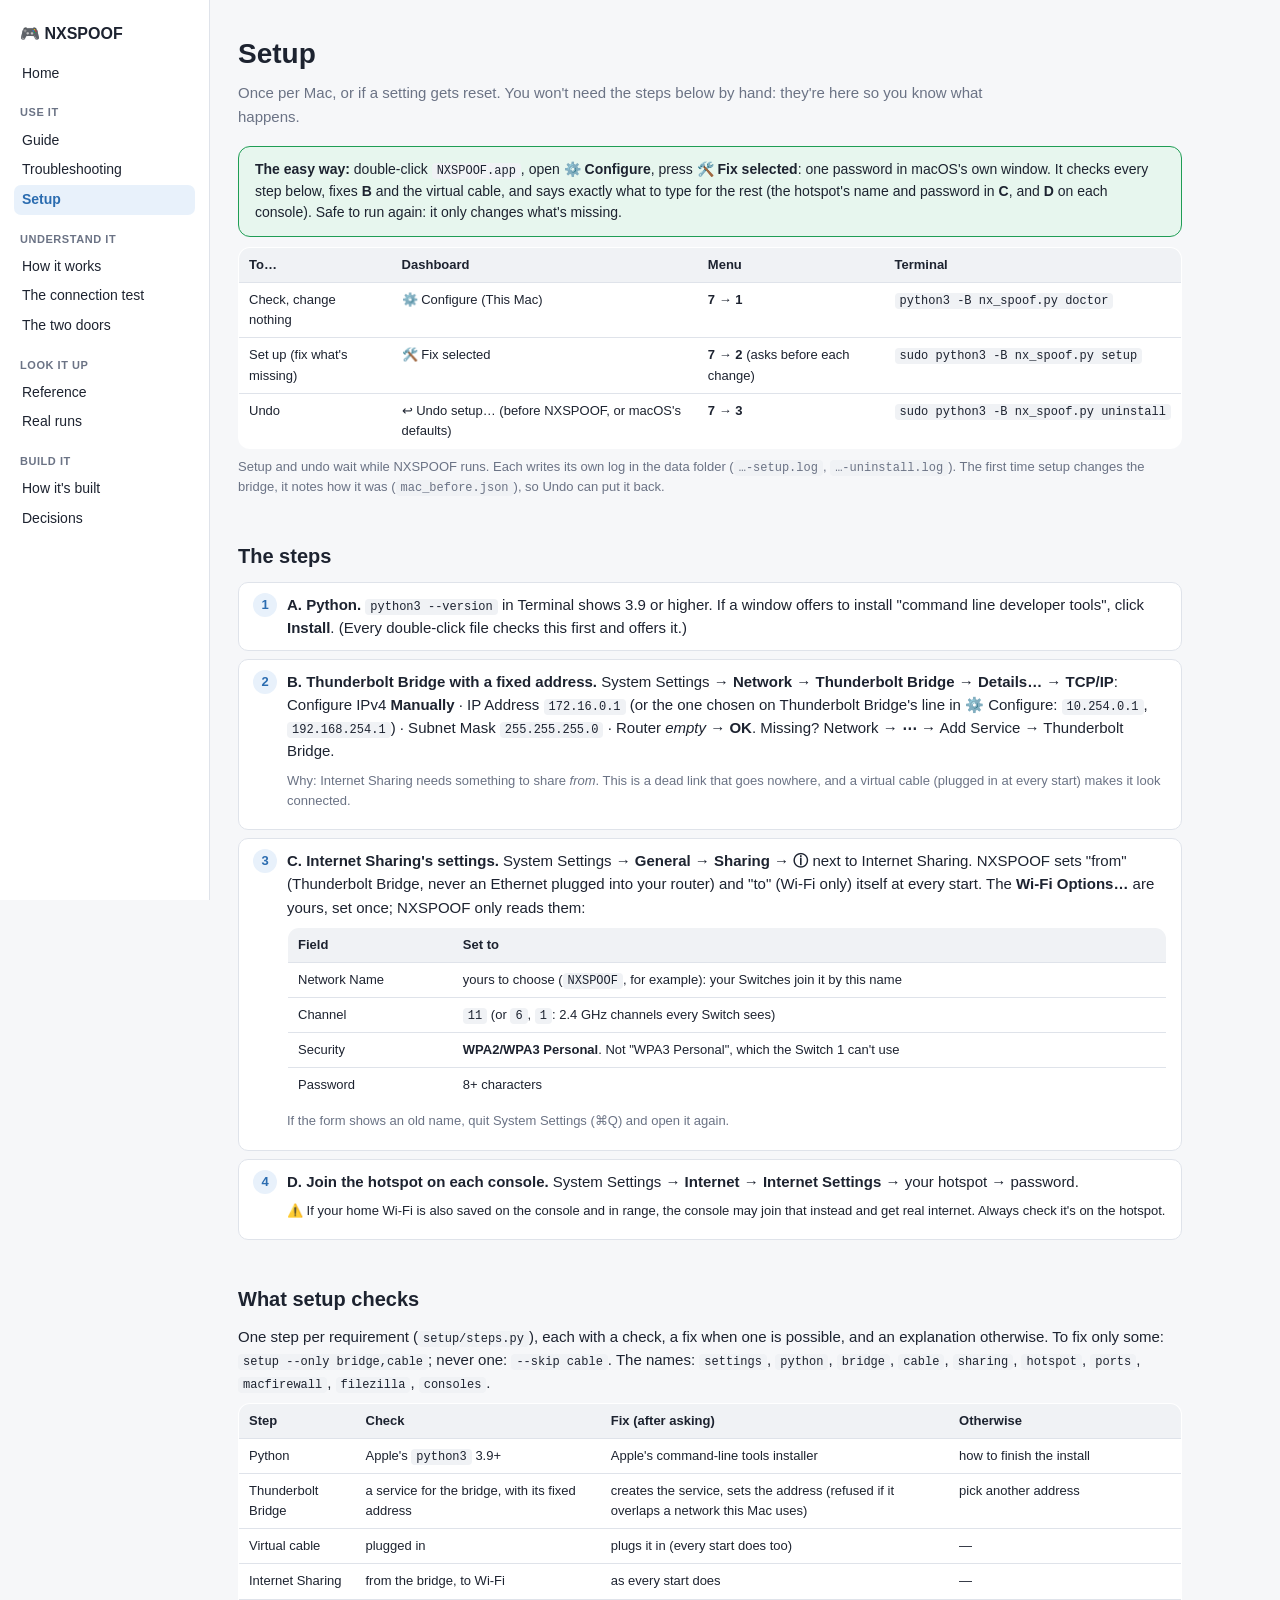
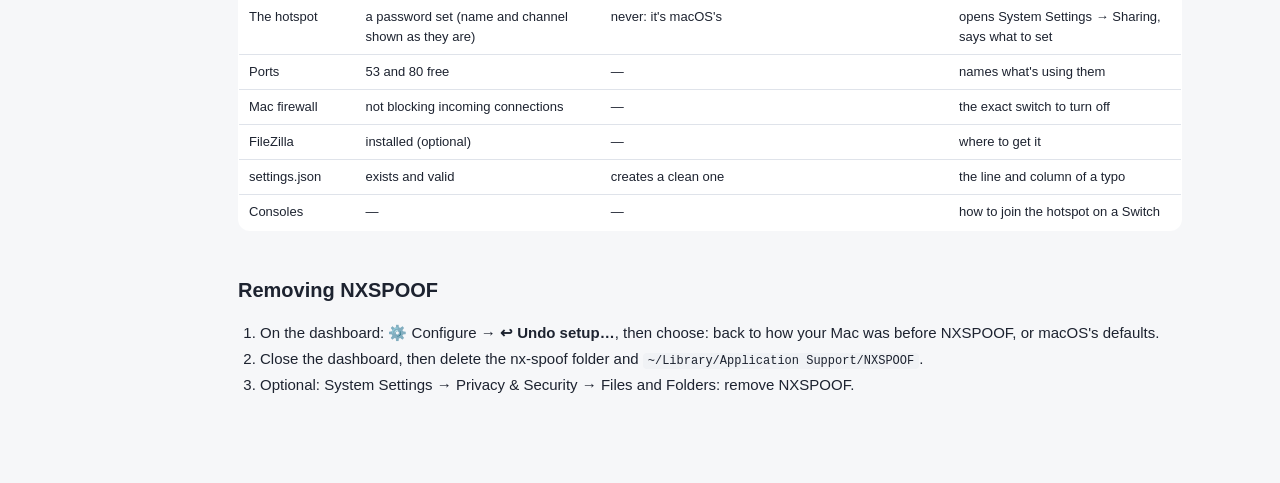
<file: docs/setup.html>
<!doctype html>
<html lang="en">
<head>
<meta charset="utf-8">
<meta name="viewport" content="width=device-width, initial-scale=1">
<title>Setup · NXSPOOF</title>
<link rel="stylesheet" href="style.css">
<link rel="icon" href="favicon.ico" sizes="16x16 32x32"><link rel="icon" type="image/png" sizes="32x32" href="favicon.png">
<script src="docs.js" defer></script>
</head>
<body>
<!-- generated: nav -->
<nav class="side" aria-label="The NXSPOOF docs">
<a class="brand" href="index.html">🎮 NXSPOOF</a>
<a href="index.html">Home</a>
<b>Use it</b>
<a href="guide.html">Guide</a>
<a href="troubleshooting.html">Troubleshooting</a>
<a href="setup.html" class="on" aria-current="page">Setup</a>
<b>Understand it</b>
<a href="how-it-works.html">How it works</a>
<a href="connection-test.html">The connection test</a>
<a href="two-doors.html">The two doors</a>
<b>Look it up</b>
<a href="reference.html">Reference</a>
<a href="real-runs.html">Real runs</a>
<b>Build it</b>
<a href="how-its-built.html">How it's built</a>
<a href="decisions.html">Decisions</a>
</nav>
<!-- /generated -->
<main>

<h1>Setup</h1>
<p class="lead">Once per Mac, or if a setting gets reset. You won't need the steps below by hand: they're here so you know what happens.</p>
<div class="banner"><b>The easy way:</b> double-click <code>NXSPOOF.app</code>, open <b>⚙️ Configure</b>, press <b>🛠️ Fix selected</b>: one password in macOS's own window. It checks every step below, fixes <b>B</b> and the virtual cable, and says exactly what to type for the rest (the hotspot's name and password in <b>C</b>, and <b>D</b> on each console). Safe to run again: it only changes what's missing.</div>
<div class="scroll"><table>
<tr><th>To…</th><th>Dashboard</th><th>Menu</th><th>Terminal</th></tr>
<tr><td>Check, change nothing</td><td>⚙️ Configure (This Mac)</td><td><b>7 → 1</b></td><td><code>python3 -B nx_spoof.py doctor</code></td></tr>
<tr><td>Set up (fix what's missing)</td><td>🛠️ Fix selected</td><td><b>7 → 2</b> (asks before each change)</td><td><code>sudo python3 -B nx_spoof.py setup</code></td></tr>
<tr><td>Undo</td><td>↩ Undo setup… (before NXSPOOF, or macOS's defaults)</td><td><b>7 → 3</b></td><td><code>sudo python3 -B nx_spoof.py uninstall</code></td></tr>
</table></div>
<p class="small muted">Setup and undo wait while NXSPOOF runs. Each writes its own log in the data folder (<code>…-setup.log</code>, <code>…-uninstall.log</code>). The first time setup changes the bridge, it notes how it was (<code>mac_before.json</code>), so Undo can put it back.</p>

<h2>The steps</h2>
<ol class="steps">
  <li><b>A. Python.</b> <code>python3 --version</code> in Terminal shows 3.9 or higher. If a window offers to install "command line developer tools", click <b>Install</b>. (Every double-click file checks this first and offers it.)</li>
  <li><b>B. Thunderbolt Bridge with a fixed address.</b> System Settings → <b>Network</b> → <b>Thunderbolt Bridge</b> → <b>Details…</b> → <b>TCP/IP</b>: Configure IPv4 <b>Manually</b> · IP Address <code>172.16.0.1</code> (or the one chosen on Thunderbolt Bridge's line in ⚙️ Configure: <code>10.254.0.1</code>, <code>192.168.254.1</code>) · Subnet Mask <code>255.255.255.0</code> · Router <i>empty</i> → <b>OK</b>. Missing? Network → <b>⋯</b> → Add Service → Thunderbolt Bridge.
    <p class="small muted">Why: Internet Sharing needs something to share <i>from</i>. This is a dead link that goes nowhere, and a virtual cable (plugged in at every start) makes it look connected.</p></li>
  <li><b>C. Internet Sharing's settings.</b> System Settings → <b>General</b> → <b>Sharing</b> → <b>ⓘ</b> next to Internet Sharing. NXSPOOF sets "from" (Thunderbolt Bridge, never an Ethernet plugged into your router) and "to" (Wi-Fi only) itself at every start. The <b>Wi-Fi Options…</b> are yours, set once; NXSPOOF only reads them:
    <div class="scroll"><table>
    <tr><th>Field</th><th>Set to</th></tr>
    <tr><td>Network Name</td><td>yours to choose (<code>NXSPOOF</code>, for example): your Switches join it by this name</td></tr>
    <tr><td>Channel</td><td><code>11</code> (or <code>6</code>, <code>1</code>: 2.4 GHz channels every Switch sees)</td></tr>
    <tr><td>Security</td><td><b>WPA2/WPA3 Personal</b>. Not "WPA3 Personal", which the Switch 1 can't use</td></tr>
    <tr><td>Password</td><td>8+ characters</td></tr>
    </table></div>
    <p class="small muted">If the form shows an old name, quit System Settings (⌘Q) and open it again.</p></li>
  <li><b>D. Join the hotspot on each console.</b> System Settings → <b>Internet</b> → <b>Internet Settings</b> → your hotspot → password.
    <p class="small">⚠️ If your home Wi-Fi is also saved on the console and in range, the console may join that instead and get real internet. Always check it's on the hotspot.</p></li>
</ol>

<h2>What setup checks</h2>
<p>One step per requirement (<code>setup/steps.py</code>), each with a check, a fix when one is possible, and an explanation otherwise. To fix only some: <code>setup --only bridge,cable</code>; never one: <code>--skip cable</code>. The names: <code>settings</code>, <code>python</code>, <code>bridge</code>, <code>cable</code>, <code>sharing</code>, <code>hotspot</code>, <code>ports</code>, <code>macfirewall</code>, <code>filezilla</code>, <code>consoles</code>.</p>
<div class="scroll"><table>
<tr><th>Step</th><th>Check</th><th>Fix (after asking)</th><th>Otherwise</th></tr>
<tr><td>Python</td><td>Apple's <code>python3</code> 3.9+</td><td>Apple's command-line tools installer</td><td>how to finish the install</td></tr>
<tr><td>Thunderbolt Bridge</td><td>a service for the bridge, with its fixed address</td><td>creates the service, sets the address (refused if it overlaps a network this Mac uses)</td><td>pick another address</td></tr>
<tr><td>Virtual cable</td><td>plugged in</td><td>plugs it in (every start does too)</td><td>—</td></tr>
<tr><td>Internet Sharing</td><td>from the bridge, to Wi-Fi</td><td>as every start does</td><td>—</td></tr>
<tr><td>The hotspot</td><td>a password set (name and channel shown as they are)</td><td>never: it's macOS's</td><td>opens System Settings → Sharing, says what to set</td></tr>
<tr><td>Ports</td><td>53 and 80 free</td><td>—</td><td>names what's using them</td></tr>
<tr><td>Mac firewall</td><td>not blocking incoming connections</td><td>—</td><td>the exact switch to turn off</td></tr>
<tr><td>FileZilla</td><td>installed (optional)</td><td>—</td><td>where to get it</td></tr>
<tr><td>settings.json</td><td>exists and valid</td><td>creates a clean one</td><td>the line and column of a typo</td></tr>
<tr><td>Consoles</td><td>—</td><td>—</td><td>how to join the hotspot on a Switch</td></tr>
</table></div>

<h2 id="removing">Removing NXSPOOF</h2>
<ol>
  <li>On the dashboard: ⚙️ Configure → <b>↩ Undo setup…</b>, then choose: back to how your Mac was before NXSPOOF, or macOS's defaults.</li>
  <li>Close the dashboard, then delete the nx-spoof folder and <code>~/Library/Application Support/NXSPOOF</code>.</li>
  <li>Optional: System Settings → Privacy &amp; Security → Files and Folders: remove NXSPOOF.</li>
</ol>

</main>
</body>
</html>
</file>
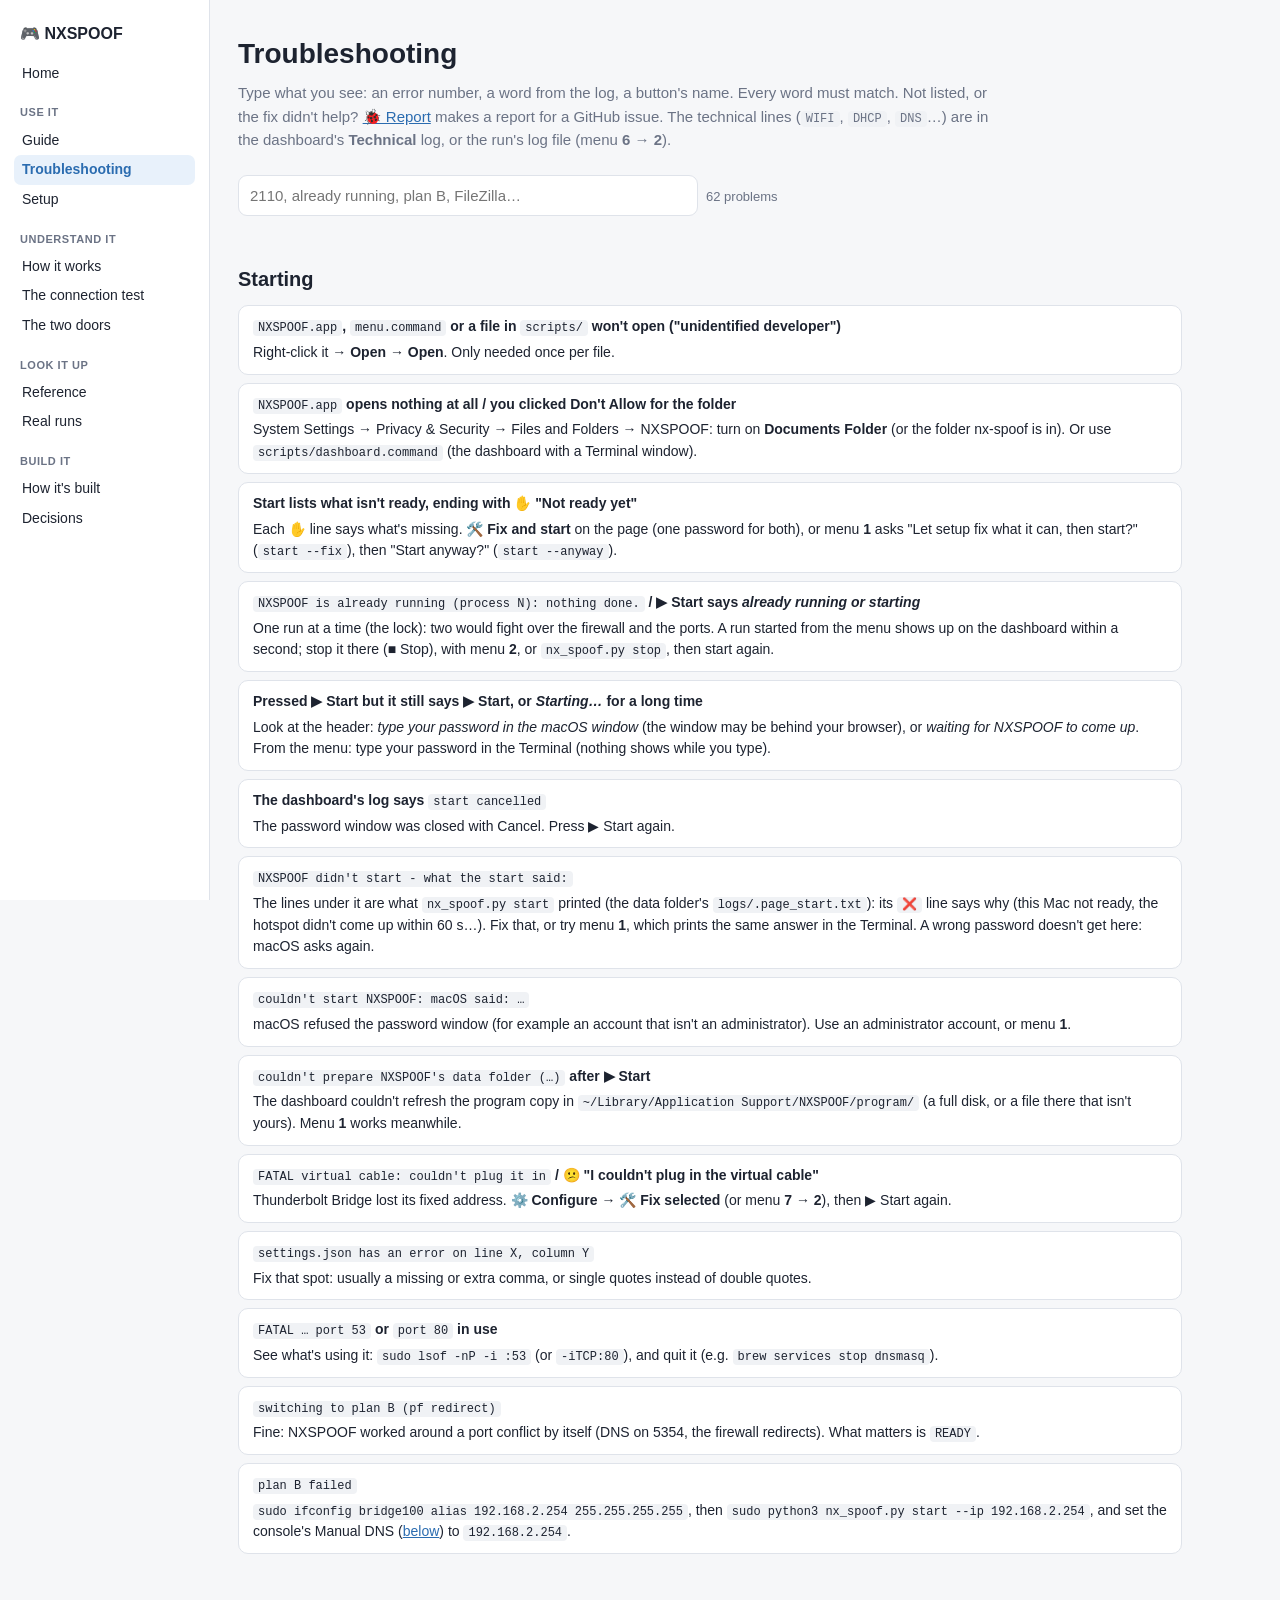
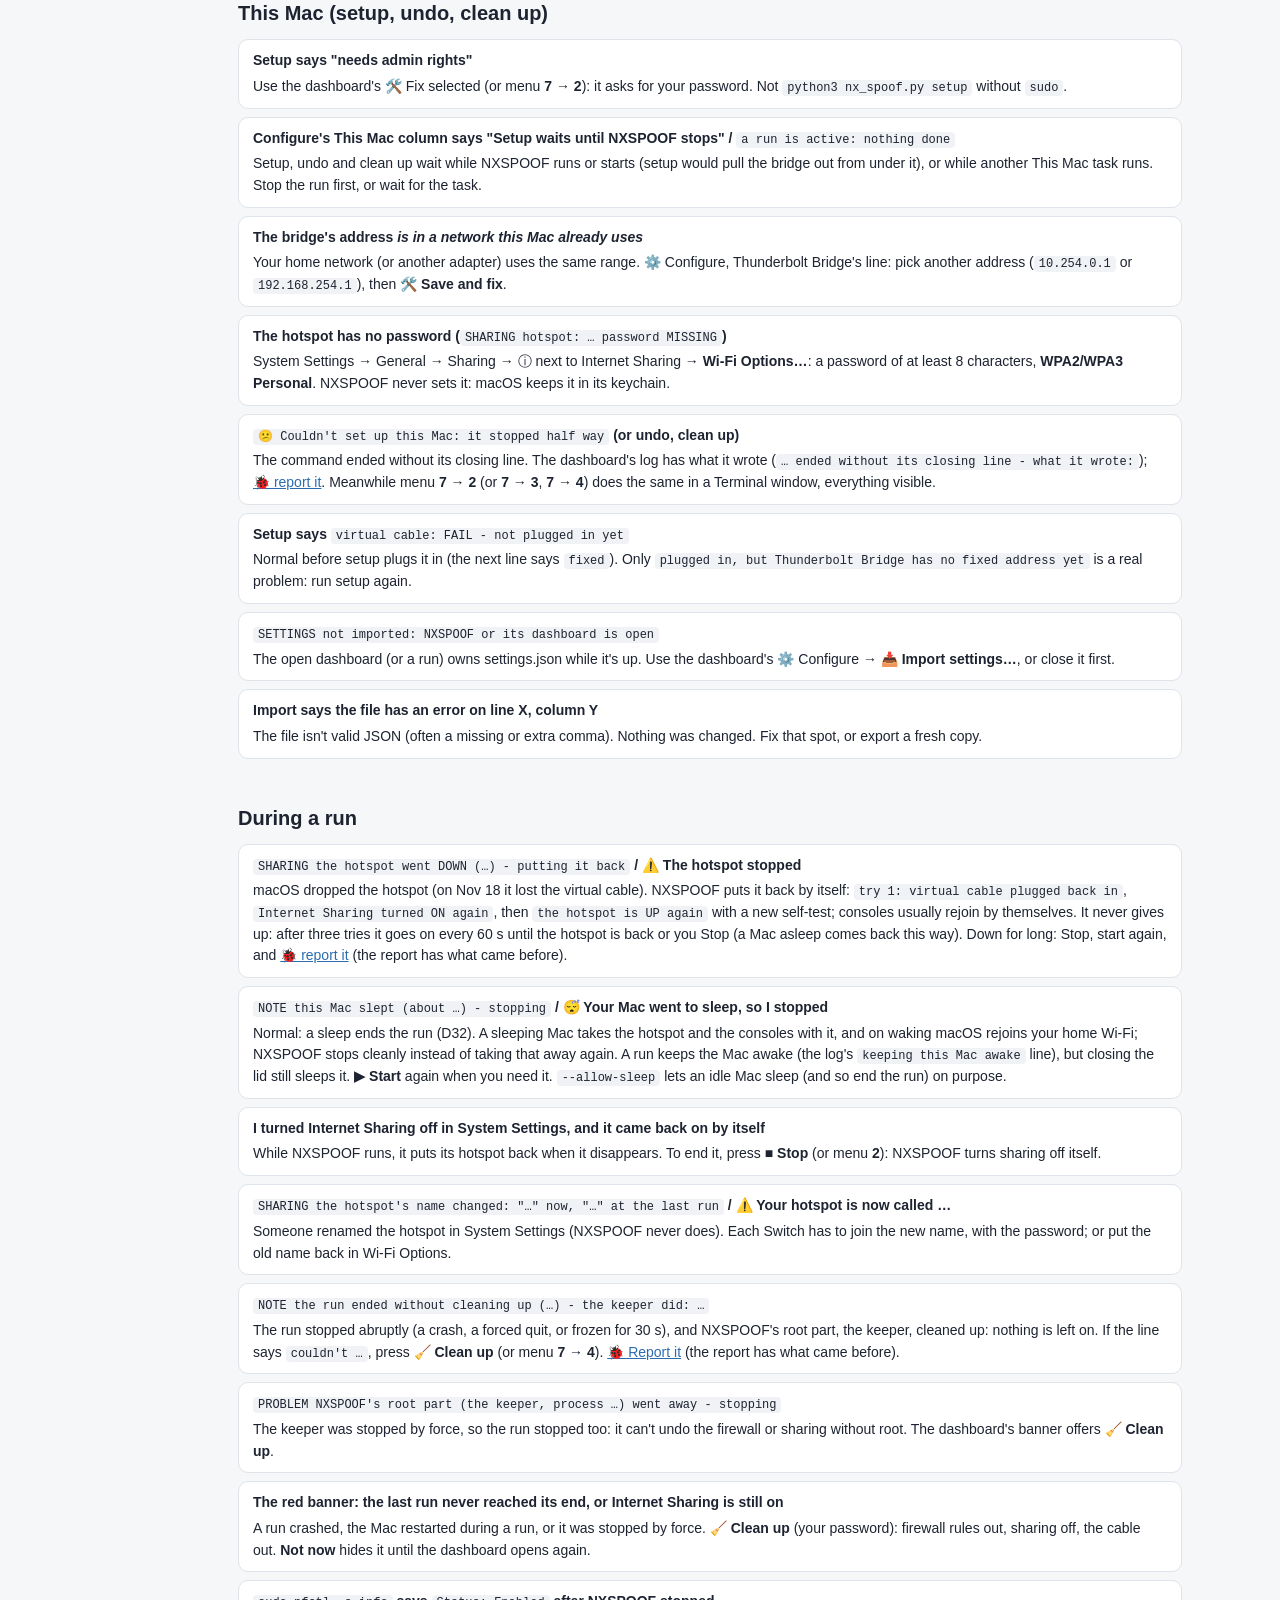
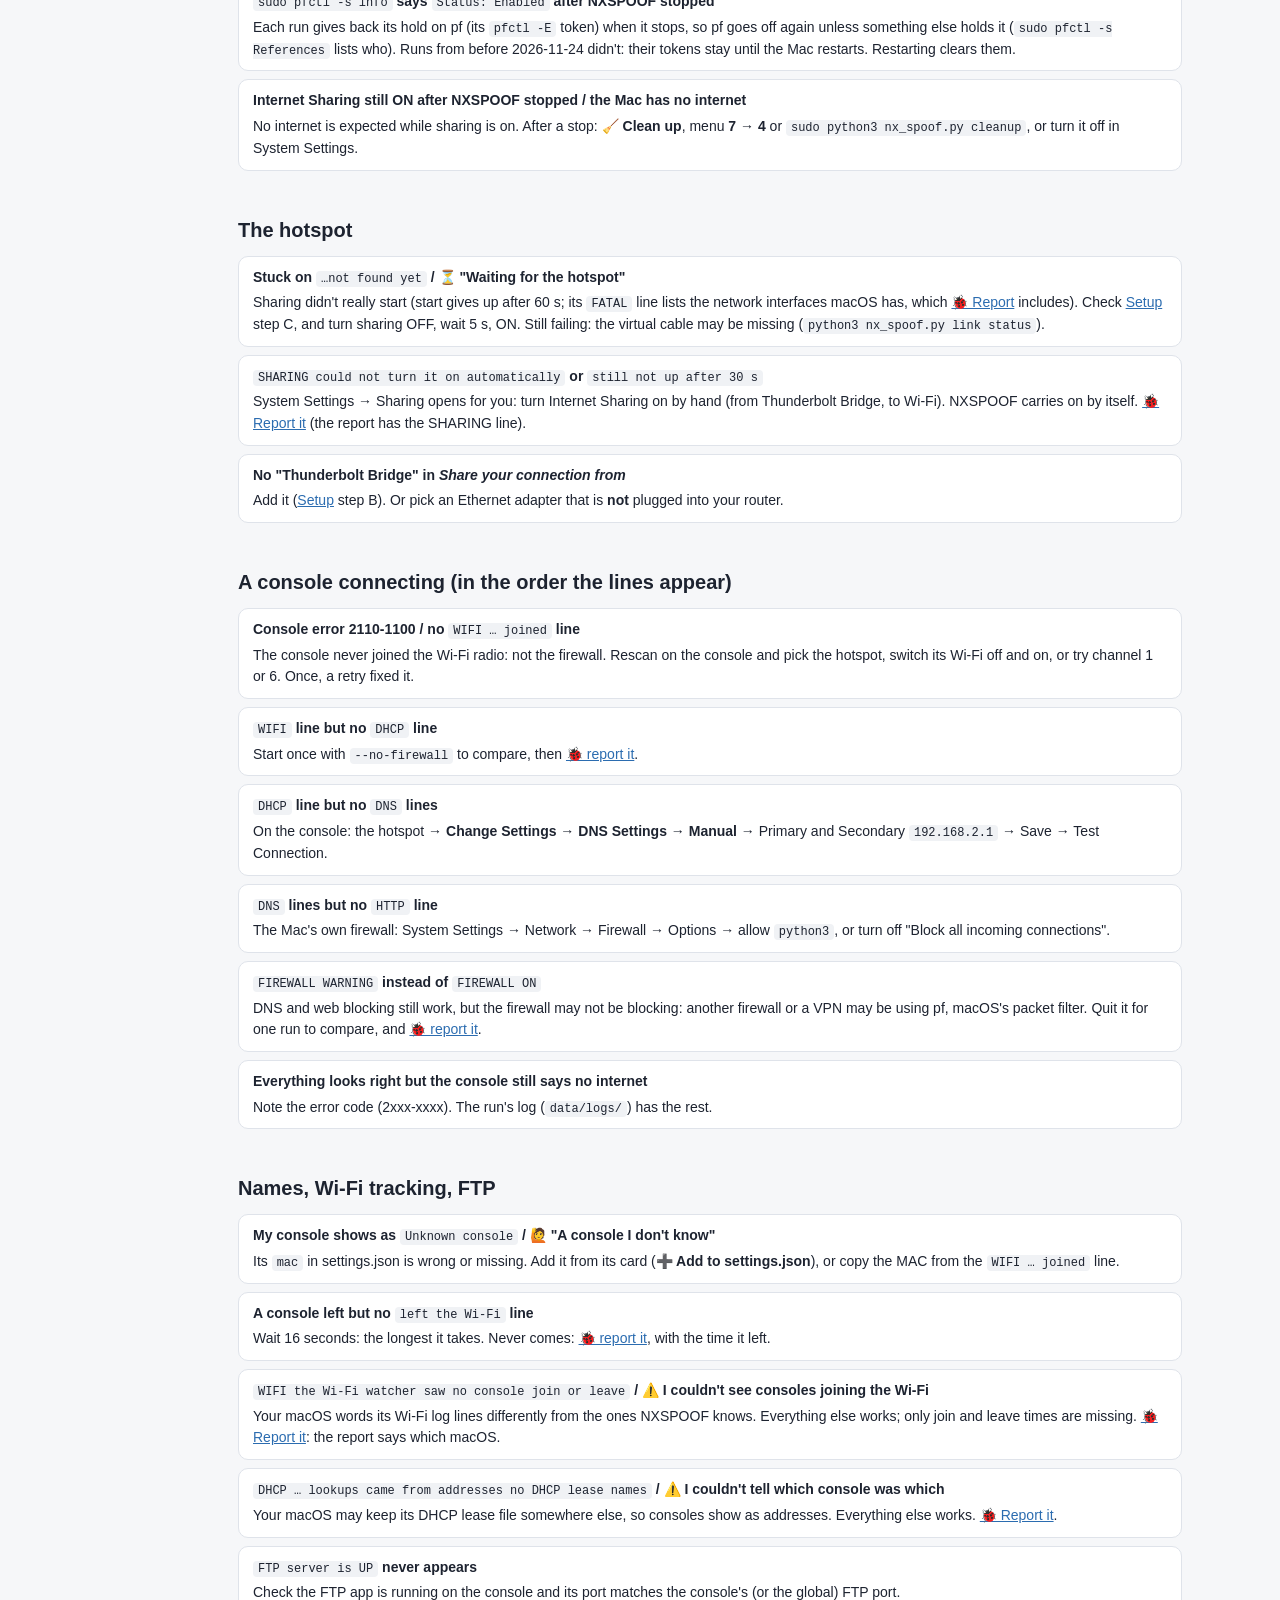
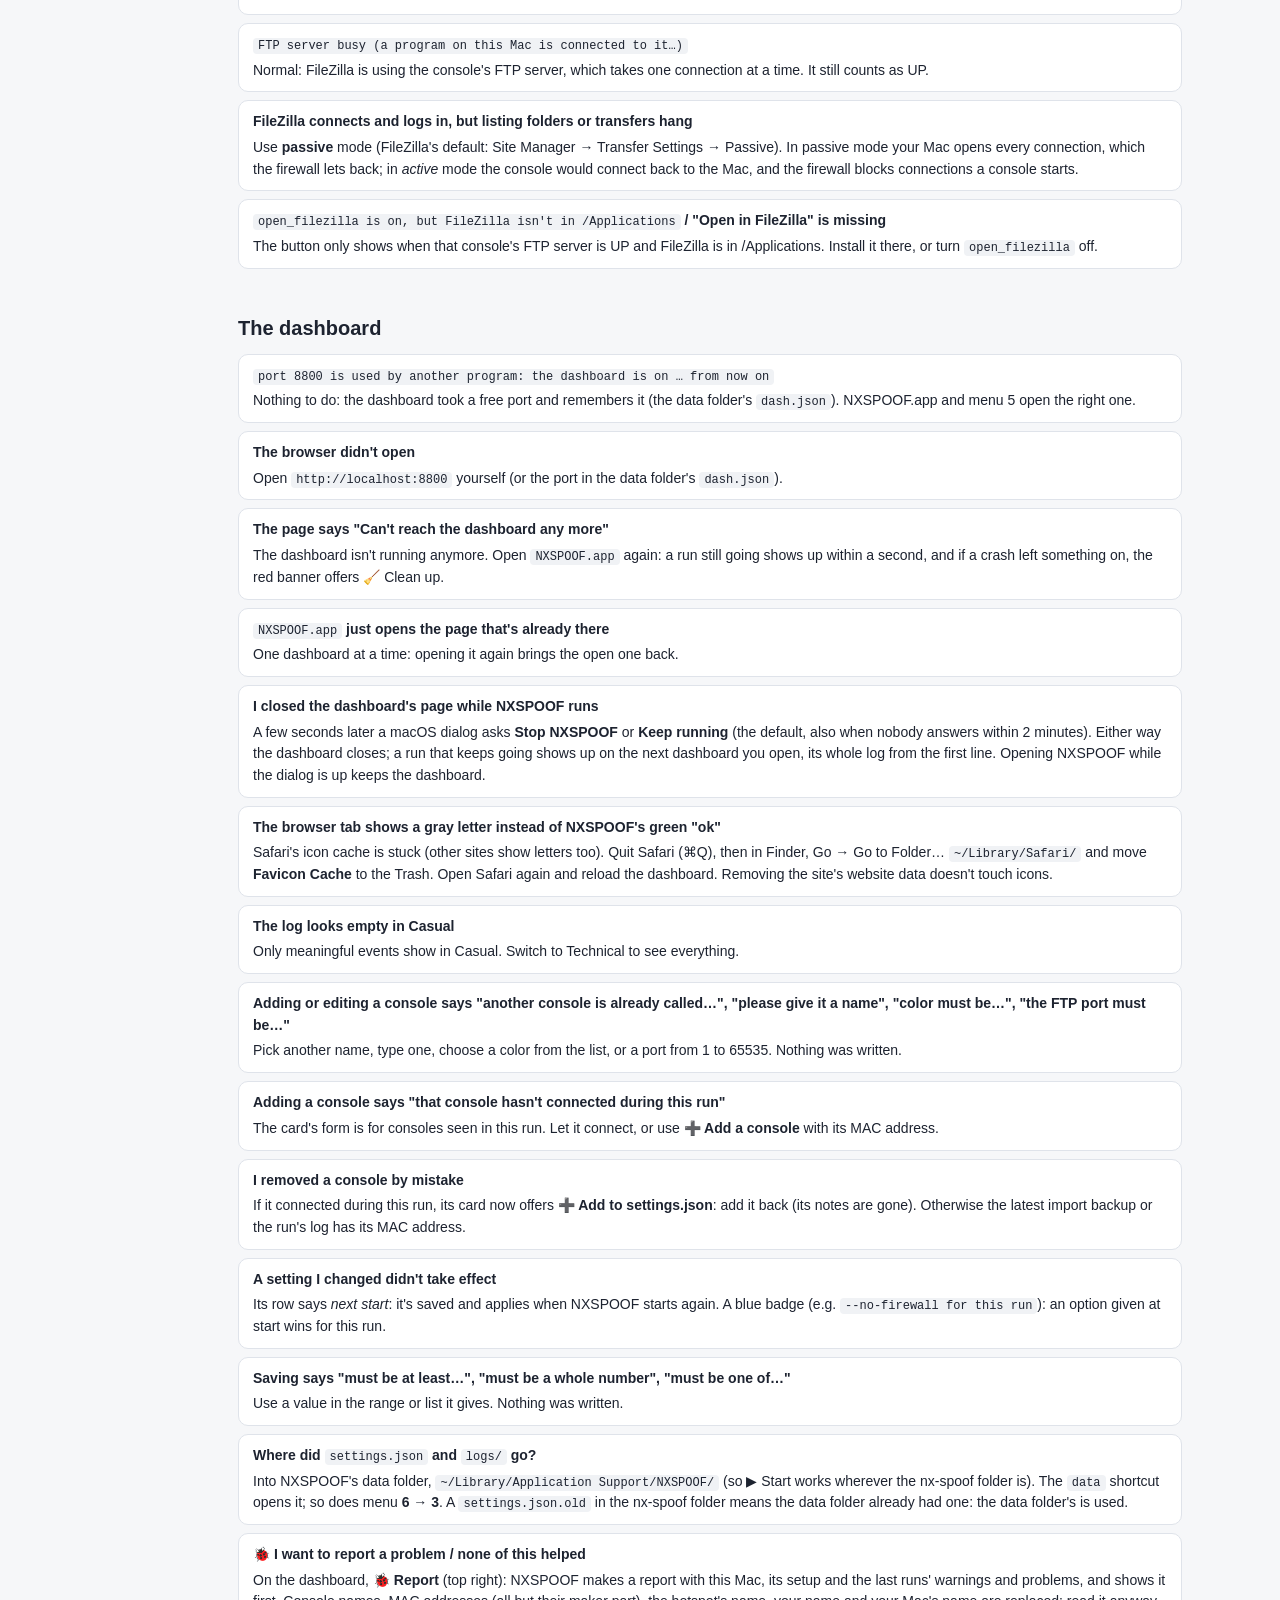
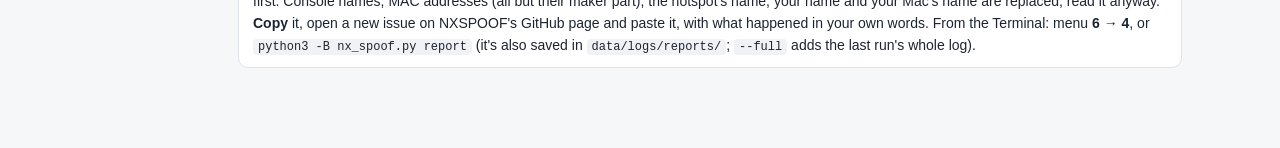
<file: docs/troubleshooting.html>
<!doctype html>
<html lang="en">
<head>
<meta charset="utf-8">
<meta name="viewport" content="width=device-width, initial-scale=1">
<title>Troubleshooting · NXSPOOF</title>
<link rel="stylesheet" href="style.css">
<link rel="icon" href="favicon.ico" sizes="16x16 32x32"><link rel="icon" type="image/png" sizes="32x32" href="favicon.png">
<script src="docs.js" defer></script>
</head>
<body>
<!-- generated: nav -->
<nav class="side" aria-label="The NXSPOOF docs">
<a class="brand" href="index.html">🎮 NXSPOOF</a>
<a href="index.html">Home</a>
<b>Use it</b>
<a href="guide.html">Guide</a>
<a href="troubleshooting.html" class="on" aria-current="page">Troubleshooting</a>
<a href="setup.html">Setup</a>
<b>Understand it</b>
<a href="how-it-works.html">How it works</a>
<a href="connection-test.html">The connection test</a>
<a href="two-doors.html">The two doors</a>
<b>Look it up</b>
<a href="reference.html">Reference</a>
<a href="real-runs.html">Real runs</a>
<b>Build it</b>
<a href="how-its-built.html">How it's built</a>
<a href="decisions.html">Decisions</a>
</nav>
<!-- /generated -->
<main>

<h1>Troubleshooting</h1>
<p class="lead">Type what you see: an error number, a word from the log, a button's name. Every word must match. Not listed, or the fix didn't help? <a href="#report">🐞 Report</a> makes a report for a GitHub issue. The technical lines (<code>WIFI</code>, <code>DHCP</code>, <code>DNS</code>…) are in the dashboard's <b>Technical</b> log, or the run's log file (menu <b>6 → 2</b>).</p>
<input class="search" type="search" data-filter="problems" data-count="problem-count" placeholder="2110, already running, plan B, FileZilla…" aria-label="Search the problems"><span id="problem-count" class="search-count"></span>

<div id="problems">

<section>
<h2>Starting</h2>
<div class="sym" id="unidentified"><div class="what"><code>NXSPOOF.app</code>, <code>menu.command</code> or a file in <code>scripts/</code> won't open ("unidentified developer")</div><div class="fix">Right-click it → <b>Open</b> → <b>Open</b>. Only needed once per file.</div></div>
<div class="sym" id="app-opens-nothing"><div class="what"><code>NXSPOOF.app</code> opens nothing at all / you clicked <b>Don't Allow</b> for the folder</div><div class="fix">System Settings → Privacy &amp; Security → Files and Folders → NXSPOOF: turn on <b>Documents Folder</b> (or the folder nx-spoof is in). Or use <code>scripts/dashboard.command</code> (the dashboard with a Terminal window).</div></div>
<div class="sym" id="not-ready"><div class="what">Start lists what isn't ready, ending with ✋ "Not ready yet"</div><div class="fix">Each ✋ line says what's missing. <b>🛠️ Fix and start</b> on the page (one password for both), or menu <b>1</b> asks "Let setup fix what it can, then start?" (<code>start --fix</code>), then "Start anyway?" (<code>start --anyway</code>).</div></div>
<div class="sym" id="already-running"><div class="what"><code>NXSPOOF is already running (process N): nothing done.</code> / ▶ Start says <i>already running or starting</i></div><div class="fix">One run at a time (the lock): two would fight over the firewall and the ports. A run started from the menu shows up on the dashboard within a second; stop it there (■ Stop), with menu <b>2</b>, or <code>nx_spoof.py stop</code>, then start again.</div></div>
<div class="sym" id="start-nothing"><div class="what">Pressed <b>▶ Start</b> but it still says ▶ Start, or <i>Starting…</i> for a long time</div><div class="fix">Look at the header: <i>type your password in the macOS window</i> (the window may be behind your browser), or <i>waiting for NXSPOOF to come up</i>. From the menu: type your password in the Terminal (nothing shows while you type).</div></div>
<div class="sym" id="start-cancelled"><div class="what">The dashboard's log says <code>start cancelled</code></div><div class="fix">The password window was closed with Cancel. Press ▶ Start again.</div></div>
<div class="sym" id="start-said"><div class="what"><code>NXSPOOF didn't start - what the start said:</code></div><div class="fix">The lines under it are what <code>nx_spoof.py start</code> printed (the data folder's <code>logs/.page_start.txt</code>): its <code>❌</code> line says why (this Mac not ready, the hotspot didn't come up within 60 s…). Fix that, or try menu <b>1</b>, which prints the same answer in the Terminal. A wrong password doesn't get here: macOS asks again.</div></div>
<div class="sym" id="macos-said"><div class="what"><code>couldn't start NXSPOOF: macOS said: …</code></div><div class="fix">macOS refused the password window (for example an account that isn't an administrator). Use an administrator account, or menu <b>1</b>.</div></div>
<div class="sym" id="program-copy"><div class="what"><code>couldn't prepare NXSPOOF's data folder (…)</code> after ▶ Start</div><div class="fix">The dashboard couldn't refresh the program copy in <code>~/Library/Application Support/NXSPOOF/program/</code> (a full disk, or a file there that isn't yours). Menu <b>1</b> works meanwhile.</div></div>
<div class="sym" id="cable"><div class="what"><code>FATAL virtual cable: couldn't plug it in</code> / 😕 "I couldn't plug in the virtual cable"</div><div class="fix">Thunderbolt Bridge lost its fixed address. <b>⚙️ Configure → 🛠️ Fix selected</b> (or menu <b>7 → 2</b>), then ▶ Start again.</div></div>
<div class="sym" id="settings-typo"><div class="what"><code>settings.json has an error on line X, column Y</code></div><div class="fix">Fix that spot: usually a missing or extra comma, or single quotes instead of double quotes.</div></div>
<div class="sym" id="port-in-use"><div class="what"><code>FATAL … port 53</code> or <code>port 80</code> in use</div><div class="fix">See what's using it: <code>sudo lsof -nP -i :53</code> (or <code>-iTCP:80</code>), and quit it (e.g. <code>brew services stop dnsmasq</code>).</div></div>
<div class="sym" id="plan-b"><div class="what"><code>switching to plan B (pf redirect)</code></div><div class="fix">Fine: NXSPOOF worked around a port conflict by itself (DNS on 5354, the firewall redirects). What matters is <code>READY</code>.</div></div>
<div class="sym" id="plan-b-failed"><div class="what"><code>plan B failed</code></div><div class="fix"><code>sudo ifconfig bridge100 alias 192.168.2.254 255.255.255.255</code>, then <code>sudo python3 nx_spoof.py start --ip 192.168.2.254</code>, and set the console's Manual DNS (<a href="#dhcp-no-dns">below</a>) to <code>192.168.2.254</code>.</div></div>
</section>

<section>
<h2>This Mac (setup, undo, clean up)</h2>
<div class="sym" id="setup-admin"><div class="what">Setup says "needs admin rights"</div><div class="fix">Use the dashboard's 🛠️ Fix selected (or menu <b>7 → 2</b>): it asks for your password. Not <code>python3 nx_spoof.py setup</code> without <code>sudo</code>.</div></div>
<div class="sym" id="setup-waits"><div class="what">Configure's This Mac column says "Setup waits until NXSPOOF stops" / <code>a run is active: nothing done</code></div><div class="fix">Setup, undo and clean up wait while NXSPOOF runs or starts (setup would pull the bridge out from under it), or while another This Mac task runs. Stop the run first, or wait for the task.</div></div>
<div class="sym" id="bridge-overlap"><div class="what">The bridge's address <i>is in a network this Mac already uses</i></div><div class="fix">Your home network (or another adapter) uses the same range. ⚙️ Configure, Thunderbolt Bridge's line: pick another address (<code>10.254.0.1</code> or <code>192.168.254.1</code>), then <b>🛠️ Save and fix</b>.</div></div>
<div class="sym" id="no-password"><div class="what">The hotspot has <b>no password</b> (<code>SHARING hotspot: … password MISSING</code>)</div><div class="fix">System Settings → General → Sharing → ⓘ next to Internet Sharing → <b>Wi-Fi Options…</b>: a password of at least 8 characters, <b>WPA2/WPA3 Personal</b>. NXSPOOF never sets it: macOS keeps it in its keychain.</div></div>
<div class="sym" id="half-way"><div class="what"><code>😕 Couldn't set up this Mac: it stopped half way</code> (or undo, clean up)</div><div class="fix">The command ended without its closing line. The dashboard's log has what it wrote (<code>… ended without its closing line - what it wrote:</code>); <a href="#report">🐞 report it</a>. Meanwhile menu <b>7 → 2</b> (or <b>7 → 3</b>, <b>7 → 4</b>) does the same in a Terminal window, everything visible.</div></div>
<div class="sym" id="cable-fail-setup"><div class="what">Setup says <code>virtual cable: FAIL - not plugged in yet</code></div><div class="fix">Normal before setup plugs it in (the next line says <code>fixed</code>). Only <code>plugged in, but Thunderbolt Bridge has no fixed address yet</code> is a real problem: run setup again.</div></div>
<div class="sym" id="import-open"><div class="what"><code>SETTINGS not imported: NXSPOOF or its dashboard is open</code></div><div class="fix">The open dashboard (or a run) owns settings.json while it's up. Use the dashboard's ⚙️ Configure → <b>📥 Import settings…</b>, or close it first.</div></div>
<div class="sym" id="import-error"><div class="what">Import says the file has an error on line X, column Y</div><div class="fix">The file isn't valid JSON (often a missing or extra comma). Nothing was changed. Fix that spot, or export a fresh copy.</div></div>
</section>

<section>
<h2>During a run</h2>
<div class="sym" id="hotspot-down"><div class="what"><code>SHARING the hotspot went DOWN (…) - putting it back</code> / ⚠️ The hotspot stopped</div><div class="fix">macOS dropped the hotspot (on Nov 18 it lost the virtual cable). NXSPOOF puts it back by itself: <code>try 1: virtual cable plugged back in</code>, <code>Internet Sharing turned ON again</code>, then <code>the hotspot is UP again</code> with a new self-test; consoles usually rejoin by themselves. It never gives up: after three tries it goes on every 60 s until the hotspot is back or you Stop (a Mac asleep comes back this way). Down for long: Stop, start again, and <a href="#report">🐞 report it</a> (the report has what came before).</div></div>
<div class="sym" id="slept"><div class="what"><code>NOTE  this Mac slept (about …) - stopping</code> / 😴 Your Mac went to sleep, so I stopped</div><div class="fix">Normal: a sleep ends the run (D32). A sleeping Mac takes the hotspot and the consoles with it, and on waking macOS rejoins your home Wi-Fi; NXSPOOF stops cleanly instead of taking that away again. A run keeps the Mac awake (the log's <code>keeping this Mac awake</code> line), but closing the lid still sleeps it. <b>▶ Start</b> again when you need it. <code>--allow-sleep</code> lets an idle Mac sleep (and so end the run) on purpose.</div></div>
<div class="sym" id="sharing-came-back"><div class="what">I turned Internet Sharing off in System Settings, and it came back on by itself</div><div class="fix">While NXSPOOF runs, it puts its hotspot back when it disappears. To end it, press <b>■ Stop</b> (or menu <b>2</b>): NXSPOOF turns sharing off itself.</div></div>
<div class="sym" id="renamed"><div class="what"><code>SHARING the hotspot's name changed: "…" now, "…" at the last run</code> / ⚠️ Your hotspot is now called …</div><div class="fix">Someone renamed the hotspot in System Settings (NXSPOOF never does). Each Switch has to join the new name, with the password; or put the old name back in Wi-Fi Options.</div></div>
<div class="sym" id="keeper-cleaned"><div class="what"><code>NOTE  the run ended without cleaning up (…) - the keeper did: …</code></div><div class="fix">The run stopped abruptly (a crash, a forced quit, or frozen for 30 s), and NXSPOOF's root part, the keeper, cleaned up: nothing is left on. If the line says <code>couldn't …</code>, press <b>🧹 Clean up</b> (or menu <b>7 → 4</b>). <a href="#report">🐞 Report it</a> (the report has what came before).</div></div>
<div class="sym" id="keeper-gone"><div class="what"><code>PROBLEM NXSPOOF's root part (the keeper, process …) went away - stopping</code></div><div class="fix">The keeper was stopped by force, so the run stopped too: it can't undo the firewall or sharing without root. The dashboard's banner offers <b>🧹 Clean up</b>.</div></div>
<div class="sym" id="leftovers"><div class="what">The red banner: the last run never reached its end, or Internet Sharing is still on</div><div class="fix">A run crashed, the Mac restarted during a run, or it was stopped by force. <b>🧹 Clean up</b> (your password): firewall rules out, sharing off, the cable out. <b>Not now</b> hides it until the dashboard opens again.</div></div>
<div class="sym" id="pf-still-on"><div class="what"><code>sudo pfctl -s info</code> says <code>Status: Enabled</code> after NXSPOOF stopped</div><div class="fix">Each run gives back its hold on pf (its <code>pfctl -E</code> token) when it stops, so pf goes off again unless something else holds it (<code>sudo pfctl -s References</code> lists who). Runs from before 2026-11-24 didn't: their tokens stay until the Mac restarts. Restarting clears them.</div></div>
<div class="sym" id="sharing-still-on"><div class="what">Internet Sharing still ON after NXSPOOF stopped / the Mac has no internet</div><div class="fix">No internet is expected while sharing is on. After a stop: <b>🧹 Clean up</b>, menu <b>7 → 4</b> or <code>sudo python3 nx_spoof.py cleanup</code>, or turn it off in System Settings.</div></div>
</section>

<section>
<h2>The hotspot</h2>
<div class="sym" id="not-found"><div class="what">Stuck on <code>…not found yet</code> / ⏳ "Waiting for the hotspot"</div><div class="fix">Sharing didn't really start (start gives up after 60 s; its <code>FATAL</code> line lists the network interfaces macOS has, which <a href="#report">🐞 Report</a> includes). Check <a href="setup.html">Setup</a> step C, and turn sharing OFF, wait 5 s, ON. Still failing: the virtual cable may be missing (<code>python3 nx_spoof.py link status</code>).</div></div>
<div class="sym" id="sharing-manual"><div class="what"><code>SHARING could not turn it on automatically</code> or <code>still not up after 30 s</code></div><div class="fix">System Settings → Sharing opens for you: turn Internet Sharing on by hand (from Thunderbolt Bridge, to Wi-Fi). NXSPOOF carries on by itself. <a href="#report">🐞 Report it</a> (the report has the SHARING line).</div></div>
<div class="sym" id="no-bridge"><div class="what">No "Thunderbolt Bridge" in <i>Share your connection from</i></div><div class="fix">Add it (<a href="setup.html">Setup</a> step B). Or pick an Ethernet adapter that is <b>not</b> plugged into your router.</div></div>
</section>

<section>
<h2>A console connecting (in the order the lines appear)</h2>
<div class="sym" id="2110"><div class="what">Console error <b>2110-1100</b> / no <code>WIFI … joined</code> line</div><div class="fix">The console never joined the Wi-Fi radio: not the firewall. Rescan on the console and pick the hotspot, switch its Wi-Fi off and on, or try channel 1 or 6. Once, a retry fixed it.</div></div>
<div class="sym" id="wifi-no-dhcp"><div class="what"><code>WIFI</code> line but no <code>DHCP</code> line</div><div class="fix">Start once with <code>--no-firewall</code> to compare, then <a href="#report">🐞 report it</a>.</div></div>
<div class="sym" id="dhcp-no-dns"><div class="what"><code>DHCP</code> line but no <code>DNS</code> lines</div><div class="fix">On the console: the hotspot → <b>Change Settings</b> → <b>DNS Settings</b> → <b>Manual</b> → Primary and Secondary <code>192.168.2.1</code> → Save → Test Connection.</div></div>
<div class="sym" id="dns-no-http"><div class="what"><code>DNS</code> lines but no <code>HTTP</code> line</div><div class="fix">The Mac's own firewall: System Settings → Network → Firewall → Options → allow <code>python3</code>, or turn off "Block all incoming connections".</div></div>
<div class="sym" id="firewall-warning"><div class="what"><code>FIREWALL WARNING</code> instead of <code>FIREWALL ON</code></div><div class="fix">DNS and web blocking still work, but the firewall may not be blocking: another firewall or a VPN may be using pf, macOS's packet filter. Quit it for one run to compare, and <a href="#report">🐞 report it</a>.</div></div>
<div class="sym" id="still-no-internet"><div class="what">Everything looks right but the console still says no internet</div><div class="fix">Note the error code (2xxx-xxxx). The run's log (<code>data/logs/</code>) has the rest.</div></div>
</section>

<section>
<h2>Names, Wi-Fi tracking, FTP</h2>
<div class="sym" id="unknown-console"><div class="what">My console shows as <code>Unknown console</code> / 🙋 "A console I don't know"</div><div class="fix">Its <code>mac</code> in settings.json is wrong or missing. Add it from its card (<b>➕ Add to settings.json</b>), or copy the MAC from the <code>WIFI … joined</code> line.</div></div>
<div class="sym" id="no-left"><div class="what">A console left but no <code>left the Wi-Fi</code> line</div><div class="fix">Wait 16 seconds: the longest it takes. Never comes: <a href="#report">🐞 report it</a>, with the time it left.</div></div>
<div class="sym" id="wifi-quiet"><div class="what"><code>WIFI the Wi-Fi watcher saw no console join or leave</code> / ⚠️ I couldn't see consoles joining the Wi-Fi</div><div class="fix">Your macOS words its Wi-Fi log lines differently from the ones NXSPOOF knows. Everything else works; only join and leave times are missing. <a href="#report">🐞 Report it</a>: the report says which macOS.</div></div>
<div class="sym" id="leases-quiet"><div class="what"><code>DHCP … lookups came from addresses no DHCP lease names</code> / ⚠️ I couldn't tell which console was which</div><div class="fix">Your macOS may keep its DHCP lease file somewhere else, so consoles show as addresses. Everything else works. <a href="#report">🐞 Report it</a>.</div></div>
<div class="sym" id="ftp-never-up"><div class="what"><code>FTP server is UP</code> never appears</div><div class="fix">Check the FTP app is running on the console and its port matches the console's (or the global) FTP port.</div></div>
<div class="sym" id="ftp-busy"><div class="what"><code>FTP server busy (a program on this Mac is connected to it…)</code></div><div class="fix">Normal: FileZilla is using the console's FTP server, which takes one connection at a time. It still counts as UP.</div></div>
<div class="sym" id="ftp-passive"><div class="what">FileZilla connects and logs in, but listing folders or transfers hang</div><div class="fix">Use <b>passive</b> mode (FileZilla's default: Site Manager → Transfer Settings → Passive). In passive mode your Mac opens every connection, which the firewall lets back; in <i>active</i> mode the console would connect back to the Mac, and the firewall blocks connections a console starts.</div></div>
<div class="sym" id="filezilla-missing"><div class="what"><code>open_filezilla is on, but FileZilla isn't in /Applications</code> / "Open in FileZilla" is missing</div><div class="fix">The button only shows when that console's FTP server is UP and FileZilla is in /Applications. Install it there, or turn <code>open_filezilla</code> off.</div></div>
</section>

<section>
<h2>The dashboard</h2>
<div class="sym" id="port-8800"><div class="what"><code>port 8800 is used by another program: the dashboard is on … from now on</code></div><div class="fix">Nothing to do: the dashboard took a free port and remembers it (the data folder's <code>dash.json</code>). NXSPOOF.app and menu 5 open the right one.</div></div>
<div class="sym" id="no-browser"><div class="what">The browser didn't open</div><div class="fix">Open <code>http://localhost:8800</code> yourself (or the port in the data folder's <code>dash.json</code>).</div></div>
<div class="sym" id="cant-reach"><div class="what">The page says "Can't reach the dashboard any more"</div><div class="fix">The dashboard isn't running anymore. Open <code>NXSPOOF.app</code> again: a run still going shows up within a second, and if a crash left something on, the red banner offers 🧹 Clean up.</div></div>
<div class="sym" id="same-page"><div class="what"><code>NXSPOOF.app</code> just opens the page that's already there</div><div class="fix">One dashboard at a time: opening it again brings the open one back.</div></div>
<div class="sym" id="page-closed"><div class="what">I closed the dashboard's page while NXSPOOF runs</div><div class="fix">A few seconds later a macOS dialog asks <b>Stop NXSPOOF</b> or <b>Keep running</b> (the default, also when nobody answers within 2 minutes). Either way the dashboard closes; a run that keeps going shows up on the next dashboard you open, its whole log from the first line. Opening NXSPOOF while the dialog is up keeps the dashboard.</div></div>
<div class="sym" id="tab-icon"><div class="what">The browser tab shows a gray letter instead of NXSPOOF's green "ok"</div><div class="fix">Safari's icon cache is stuck (other sites show letters too). Quit Safari (⌘Q), then in Finder, Go → Go to Folder… <code>~/Library/Safari/</code> and move <b>Favicon Cache</b> to the Trash. Open Safari again and reload the dashboard. Removing the site's website data doesn't touch icons.</div></div>
<div class="sym" id="casual-empty"><div class="what">The log looks empty in Casual</div><div class="fix">Only meaningful events show in Casual. Switch to Technical to see everything.</div></div>
<div class="sym" id="console-form"><div class="what">Adding or editing a console says "another console is already called…", "please give it a name", "color must be…", "the FTP port must be…"</div><div class="fix">Pick another name, type one, choose a color from the list, or a port from 1 to 65535. Nothing was written.</div></div>
<div class="sym" id="console-not-seen"><div class="what">Adding a console says "that console hasn't connected during this run"</div><div class="fix">The card's form is for consoles seen in this run. Let it connect, or use <b>➕ Add a console</b> with its MAC address.</div></div>
<div class="sym" id="removed"><div class="what">I removed a console by mistake</div><div class="fix">If it connected during this run, its card now offers <b>➕ Add to settings.json</b>: add it back (its notes are gone). Otherwise the latest import backup or the run's log has its MAC address.</div></div>
<div class="sym" id="next-start"><div class="what">A setting I changed didn't take effect</div><div class="fix">Its row says <i>next start</i>: it's saved and applies when NXSPOOF starts again. A blue badge (e.g. <code>--no-firewall for this run</code>): an option given at start wins for this run.</div></div>
<div class="sym" id="save-refused"><div class="what">Saving says "must be at least…", "must be a whole number", "must be one of…"</div><div class="fix">Use a value in the range or list it gives. Nothing was written.</div></div>
<div class="sym" id="where-settings"><div class="what">Where did <code>settings.json</code> and <code>logs/</code> go?</div><div class="fix">Into NXSPOOF's data folder, <code>~/Library/Application Support/NXSPOOF/</code> (so ▶ Start works wherever the nx-spoof folder is). The <code>data</code> shortcut opens it; so does menu <b>6 → 3</b>. A <code>settings.json.old</code> in the nx-spoof folder means the data folder already had one: the data folder's is used.</div></div>
<div class="sym" id="report"><div class="what">🐞 I want to report a problem / none of this helped</div><div class="fix">On the dashboard, <b>🐞 Report</b> (top right): NXSPOOF makes a report with this Mac, its setup and the last runs' warnings and problems, and shows it first. Console names, MAC addresses (all but their maker part), the hotspot's name, your name and your Mac's name are replaced; read it anyway. <b>Copy</b> it, open a new issue on NXSPOOF's GitHub page and paste it, with what happened in your own words. From the Terminal: menu <b>6 → 4</b>, or <code>python3 -B nx_spoof.py report</code> (it's also saved in <code>data/logs/reports/</code>; <code>--full</code> adds the last run's whole log).</div></div>
</section>

</div>

</main>
</body>
</html>
</file>
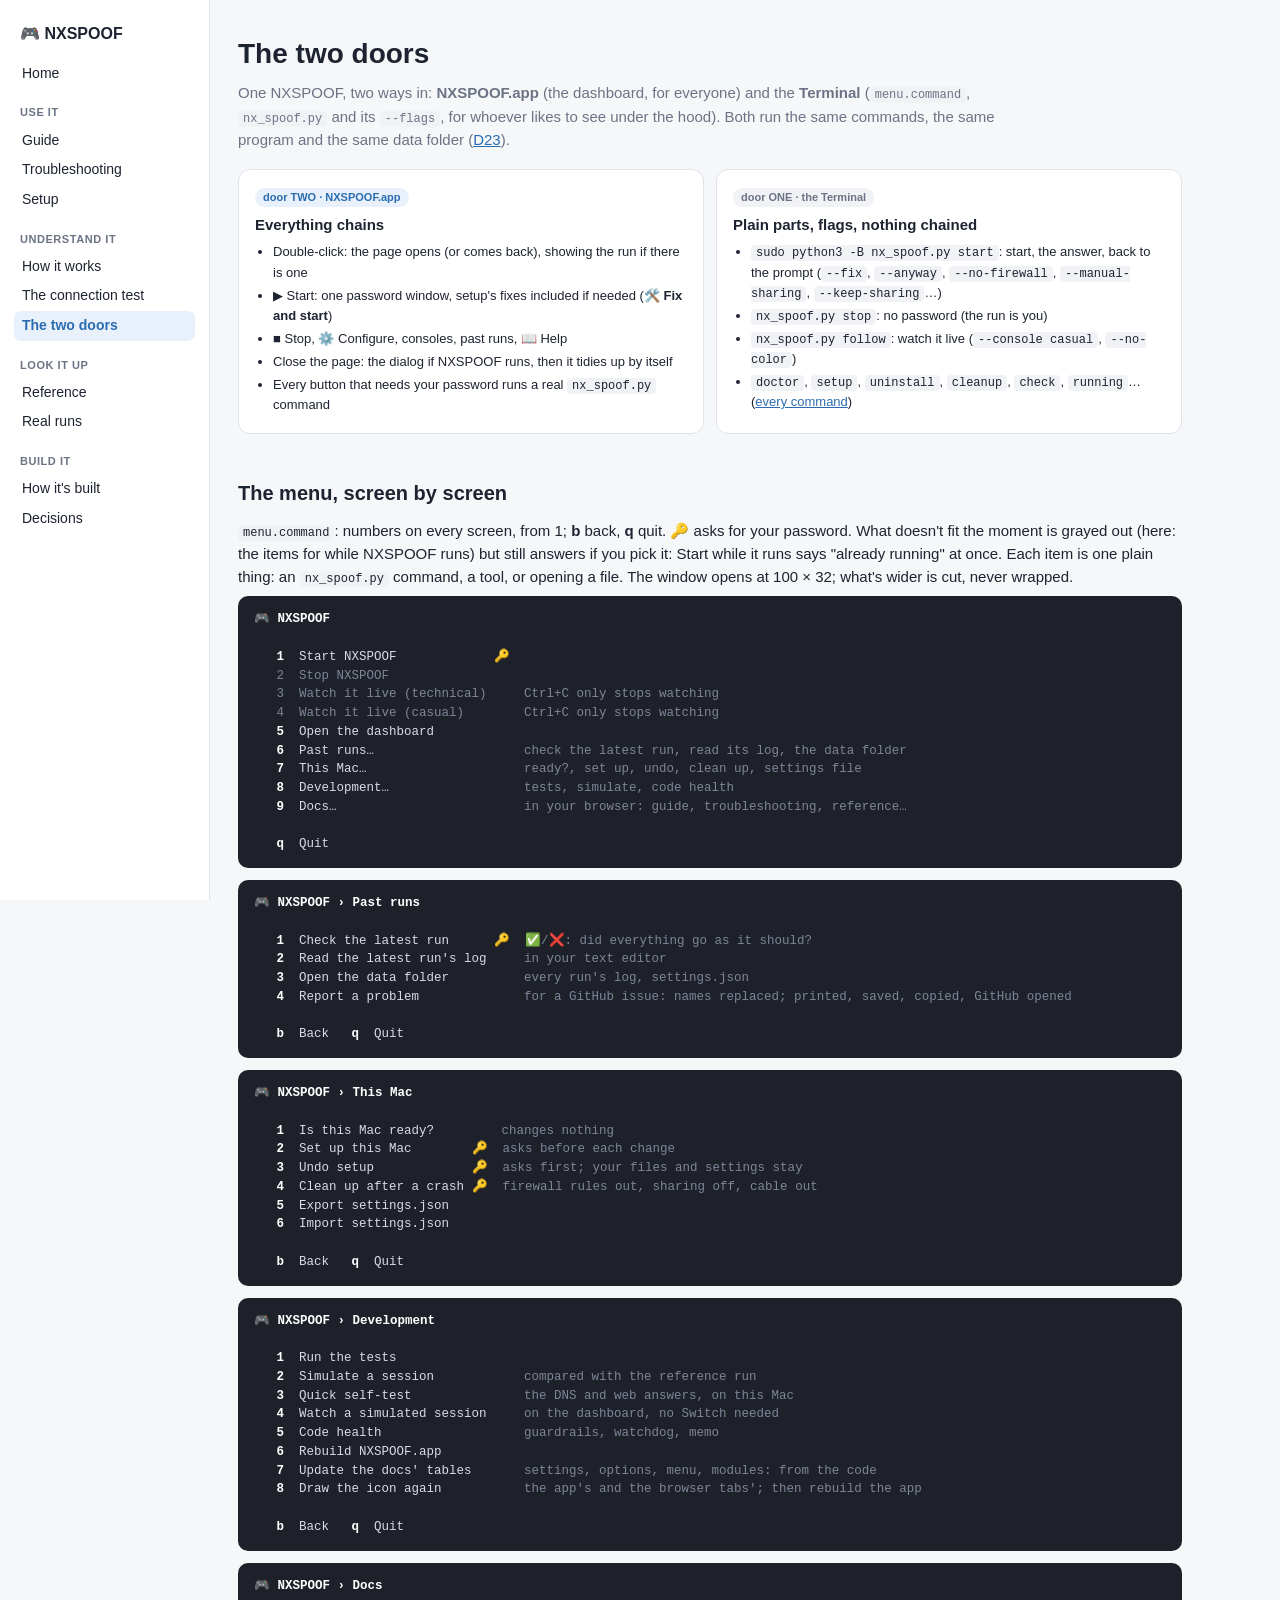
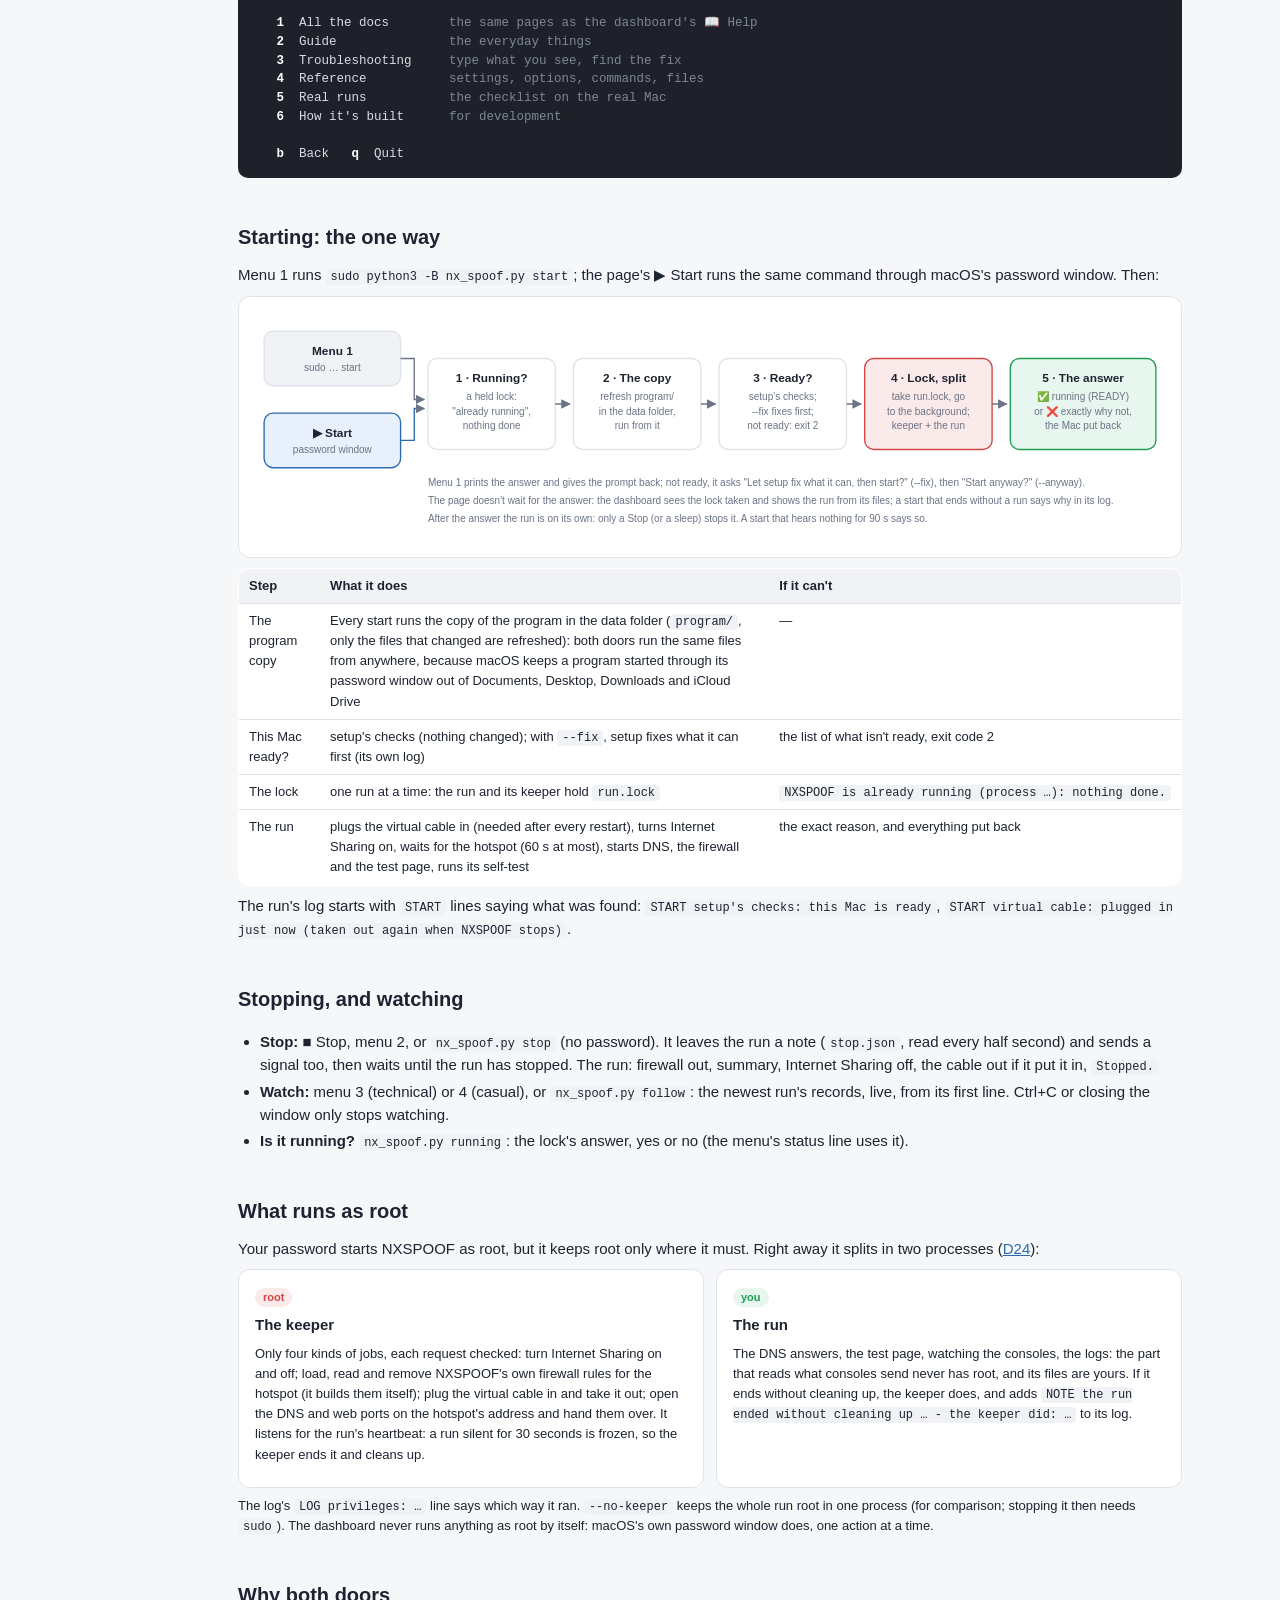
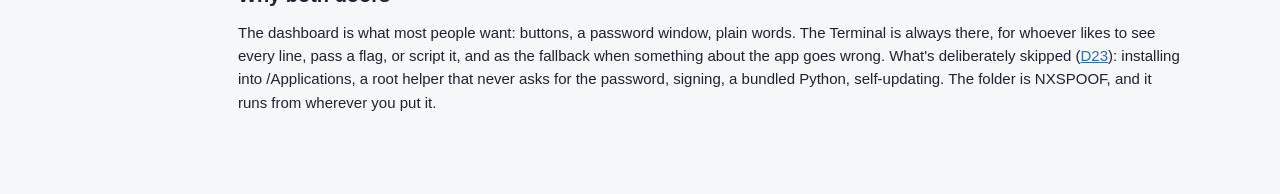
<file: docs/two-doors.html>
<!doctype html>
<html lang="en">
<head>
<meta charset="utf-8">
<meta name="viewport" content="width=device-width, initial-scale=1">
<title>The two doors · NXSPOOF</title>
<link rel="stylesheet" href="style.css">
<link rel="icon" href="favicon.ico" sizes="16x16 32x32"><link rel="icon" type="image/png" sizes="32x32" href="favicon.png">
<script src="docs.js" defer></script>
</head>
<body>
<!-- generated: nav -->
<nav class="side" aria-label="The NXSPOOF docs">
<a class="brand" href="index.html">🎮 NXSPOOF</a>
<a href="index.html">Home</a>
<b>Use it</b>
<a href="guide.html">Guide</a>
<a href="troubleshooting.html">Troubleshooting</a>
<a href="setup.html">Setup</a>
<b>Understand it</b>
<a href="how-it-works.html">How it works</a>
<a href="connection-test.html">The connection test</a>
<a href="two-doors.html" class="on" aria-current="page">The two doors</a>
<b>Look it up</b>
<a href="reference.html">Reference</a>
<a href="real-runs.html">Real runs</a>
<b>Build it</b>
<a href="how-its-built.html">How it's built</a>
<a href="decisions.html">Decisions</a>
</nav>
<!-- /generated -->
<main>

<h1>The two doors</h1>
<p class="lead">One NXSPOOF, two ways in: <b>NXSPOOF.app</b> (the dashboard, for everyone) and the <b>Terminal</b> (<code>menu.command</code>, <code>nx_spoof.py</code> and its <code>--flags</code>, for whoever likes to see under the hood). Both run the same commands, the same program and the same data folder (<a href="decisions.html#d23">D23</a>).</p>

<div class="two">
  <div class="card"><span class="tag t-blue">door TWO · NXSPOOF.app</span><h3>Everything chains</h3>
    <ul>
      <li>Double-click: the page opens (or comes back), showing the run if there is one</li>
      <li>▶ Start: one password window, setup's fixes included if needed (<b>🛠️ Fix and start</b>)</li>
      <li>■ Stop, ⚙️ Configure, consoles, past runs, 📖 Help</li>
      <li>Close the page: the dialog if NXSPOOF runs, then it tidies up by itself</li>
      <li>Every button that needs your password runs a real <code>nx_spoof.py</code> command</li>
    </ul></div>
  <div class="card"><span class="tag t-gray">door ONE · the Terminal</span><h3>Plain parts, flags, nothing chained</h3>
    <ul>
      <li><code>sudo python3 -B nx_spoof.py start</code>: start, the answer, back to the prompt (<code>--fix</code>, <code>--anyway</code>, <code>--no-firewall</code>, <code>--manual-sharing</code>, <code>--keep-sharing</code>…)</li>
      <li><code>nx_spoof.py stop</code>: no password (the run is you)</li>
      <li><code>nx_spoof.py follow</code>: watch it live (<code>--console casual</code>, <code>--no-color</code>)</li>
      <li><code>doctor</code>, <code>setup</code>, <code>uninstall</code>, <code>cleanup</code>, <code>check</code>, <code>running</code>… (<a href="reference.html#commands">every command</a>)</li>
    </ul></div>
</div>

<h2>The menu, screen by screen</h2>
<p><code>menu.command</code>: numbers on every screen, from 1; <b>b</b> back, <b>q</b> quit. 🔑 asks for your password. What doesn't fit the moment is grayed out (here: the items for while NXSPOOF runs) but still answers if you pick it: Start while it runs says "already running" at once. Each item is one plain thing: an <code>nx_spoof.py</code> command, a tool, or opening a file. The window opens at 100 × 32; what's wider is cut, never wrapped.</p>
<!-- generated: menu -->
<div class="menu-screens">
<pre class="term"><b>🎮 NXSPOOF</b>

   <b>1</b>  Start NXSPOOF             🔑
   <span class="d">2  Stop NXSPOOF                </span>
   <span class="d">3  Watch it live (technical)   </span>  <span class="d">Ctrl+C only stops watching</span>
   <span class="d">4  Watch it live (casual)      </span>  <span class="d">Ctrl+C only stops watching</span>
   <b>5</b>  Open the dashboard          
   <b>6</b>  Past runs…                    <span class="d">check the latest run, read its log, the data folder</span>
   <b>7</b>  This Mac…                     <span class="d">ready?, set up, undo, clean up, settings file</span>
   <b>8</b>  Development…                  <span class="d">tests, simulate, code health</span>
   <b>9</b>  Docs…                         <span class="d">in your browser: guide, troubleshooting, reference…</span>

   <b>q</b>  Quit</pre>
<pre class="term"><b>🎮 NXSPOOF › Past runs</b>

   <b>1</b>  Check the latest run      🔑  <span class="d">✅/❌: did everything go as it should?</span>
   <b>2</b>  Read the latest run's log     <span class="d">in your text editor</span>
   <b>3</b>  Open the data folder          <span class="d">every run's log, settings.json</span>
   <b>4</b>  Report a problem              <span class="d">for a GitHub issue: names replaced; printed, saved, copied, GitHub opened</span>

   <b>b</b>  Back   <b>q</b>  Quit</pre>
<pre class="term"><b>🎮 NXSPOOF › This Mac</b>

   <b>1</b>  Is this Mac ready?         <span class="d">changes nothing</span>
   <b>2</b>  Set up this Mac        🔑  <span class="d">asks before each change</span>
   <b>3</b>  Undo setup             🔑  <span class="d">asks first; your files and settings stay</span>
   <b>4</b>  Clean up after a crash 🔑  <span class="d">firewall rules out, sharing off, cable out</span>
   <b>5</b>  Export settings.json     
   <b>6</b>  Import settings.json     

   <b>b</b>  Back   <b>q</b>  Quit</pre>
<pre class="term"><b>🎮 NXSPOOF › Development</b>

   <b>1</b>  Run the tests               
   <b>2</b>  Simulate a session            <span class="d">compared with the reference run</span>
   <b>3</b>  Quick self-test               <span class="d">the DNS and web answers, on this Mac</span>
   <b>4</b>  Watch a simulated session     <span class="d">on the dashboard, no Switch needed</span>
   <b>5</b>  Code health                   <span class="d">guardrails, watchdog, memo</span>
   <b>6</b>  Rebuild NXSPOOF.app         
   <b>7</b>  Update the docs' tables       <span class="d">settings, options, menu, modules: from the code</span>
   <b>8</b>  Draw the icon again           <span class="d">the app's and the browser tabs'; then rebuild the app</span>

   <b>b</b>  Back   <b>q</b>  Quit</pre>
<pre class="term"><b>🎮 NXSPOOF › Docs</b>

   <b>1</b>  All the docs        <span class="d">the same pages as the dashboard's 📖 Help</span>
   <b>2</b>  Guide               <span class="d">the everyday things</span>
   <b>3</b>  Troubleshooting     <span class="d">type what you see, find the fix</span>
   <b>4</b>  Reference           <span class="d">settings, options, commands, files</span>
   <b>5</b>  Real runs           <span class="d">the checklist on the real Mac</span>
   <b>6</b>  How it's built      <span class="d">for development</span>

   <b>b</b>  Back   <b>q</b>  Quit</pre>
</div>
<!-- /generated -->

<h2>Starting: the one way</h2>
<p>Menu 1 runs <code>sudo python3 -B nx_spoof.py start</code>; the page's ▶ Start runs the same command through macOS's password window. Then:</p>
<figure>
<svg viewBox="0 0 1000 250" role="img" aria-labelledby="t1 td1">
  <title id="t1">How a run starts, from either door</title>
  <desc id="td1">Both doors run nx_spoof.py start: it stops at once if a run holds the lock, runs from the program copy, checks this Mac (fixing with --fix), takes the lock, goes into the background where the run splits from its keeper and comes up, then answers running or exactly why not.</desc>
  <defs><marker id="sh" viewBox="0 0 10 10" refX="9" refY="5" markerWidth="7" markerHeight="7" orient="auto-start-reverse"><path d="M0 0L10 5L0 10z" class="head"/></marker></defs>
  <rect x="10" y="20" width="150" height="60" rx="10" class="box b-gray"/><text x="85" y="46" text-anchor="middle" class="title">Menu 1</text><text x="85" y="64" text-anchor="middle" class="small">sudo … start</text>
  <rect x="10" y="110" width="150" height="60" rx="10" class="box b-blue"/><text x="85" y="136" text-anchor="middle" class="title">▶ Start</text><text x="85" y="154" text-anchor="middle" class="small">password window</text>
  <rect x="190" y="50" width="140" height="100" rx="10" class="box"/><text x="260" y="76" text-anchor="middle" class="title">1 · Running?</text><text x="260" y="96" text-anchor="middle" class="small">a held lock:</text><text x="260" y="112" text-anchor="middle" class="small">"already running",</text><text x="260" y="128" text-anchor="middle" class="small">nothing done</text>
  <rect x="350" y="50" width="140" height="100" rx="10" class="box"/><text x="420" y="76" text-anchor="middle" class="title">2 · The copy</text><text x="420" y="96" text-anchor="middle" class="small">refresh program/</text><text x="420" y="112" text-anchor="middle" class="small">in the data folder,</text><text x="420" y="128" text-anchor="middle" class="small">run from it</text>
  <rect x="510" y="50" width="140" height="100" rx="10" class="box"/><text x="580" y="76" text-anchor="middle" class="title">3 · Ready?</text><text x="580" y="96" text-anchor="middle" class="small">setup's checks;</text><text x="580" y="112" text-anchor="middle" class="small">--fix fixes first;</text><text x="580" y="128" text-anchor="middle" class="small">not ready: exit 2</text>
  <rect x="670" y="50" width="140" height="100" rx="10" class="box b-red"/><text x="740" y="76" text-anchor="middle" class="title">4 · Lock, split</text><text x="740" y="96" text-anchor="middle" class="small">take run.lock, go</text><text x="740" y="112" text-anchor="middle" class="small">to the background;</text><text x="740" y="128" text-anchor="middle" class="small">keeper + the run</text>
  <rect x="830" y="50" width="160" height="100" rx="10" class="box b-green"/><text x="910" y="76" text-anchor="middle" class="title">5 · The answer</text><text x="910" y="96" text-anchor="middle" class="small">✅ running (READY)</text><text x="910" y="112" text-anchor="middle" class="small">or ❌ exactly why not,</text><text x="910" y="128" text-anchor="middle" class="small">the Mac put back</text>
  <path d="M160 50 H 175 V 95 H 186" class="arrow" marker-end="url(#sh)"/><path d="M160 140 H 175 V 105 H 186" class="arrow arrow-blue" marker-end="url(#sh)"/>
  <path d="M330 100 H 346" class="arrow" marker-end="url(#sh)"/><path d="M490 100 H 506" class="arrow" marker-end="url(#sh)"/>
  <path d="M650 100 H 666" class="arrow" marker-end="url(#sh)"/><path d="M810 100 H 826" class="arrow" marker-end="url(#sh)"/>
  <text x="190" y="190" class="small">Menu 1 prints the answer and gives the prompt back; not ready, it asks "Let setup fix what it can, then start?" (--fix), then "Start anyway?" (--anyway).</text>
  <text x="190" y="210" class="small">The page doesn't wait for the answer: the dashboard sees the lock taken and shows the run from its files; a start that ends without a run says why in its log.</text>
  <text x="190" y="230" class="small">After the answer the run is on its own: only a Stop (or a sleep) stops it. A start that hears nothing for 90 s says so.</text>
</svg>
</figure>
<div class="scroll"><table>
<tr><th>Step</th><th>What it does</th><th>If it can't</th></tr>
<tr><td>The program copy</td><td>Every start runs the copy of the program in the data folder (<code>program/</code>, only the files that changed are refreshed): both doors run the same files from anywhere, because macOS keeps a program started through its password window out of Documents, Desktop, Downloads and iCloud Drive</td><td>—</td></tr>
<tr><td>This Mac ready?</td><td>setup's checks (nothing changed); with <code>--fix</code>, setup fixes what it can first (its own log)</td><td>the list of what isn't ready, exit code 2</td></tr>
<tr><td>The lock</td><td>one run at a time: the run and its keeper hold <code>run.lock</code></td><td><code>NXSPOOF is already running (process …): nothing done.</code></td></tr>
<tr><td>The run</td><td>plugs the virtual cable in (needed after every restart), turns Internet Sharing on, waits for the hotspot (60 s at most), starts DNS, the firewall and the test page, runs its self-test</td><td>the exact reason, and everything put back</td></tr>
</table></div>
<p>The run's log starts with <code>START</code> lines saying what was found: <code>START setup's checks: this Mac is ready</code>, <code>START virtual cable: plugged in just now (taken out again when NXSPOOF stops)</code>.</p>

<h2>Stopping, and watching</h2>
<ul>
  <li><b>Stop:</b> ■ Stop, menu 2, or <code>nx_spoof.py stop</code> (no password). It leaves the run a note (<code>stop.json</code>, read every half second) and sends a signal too, then waits until the run has stopped. The run: firewall out, summary, Internet Sharing off, the cable out if it put it in, <code>Stopped.</code></li>
  <li><b>Watch:</b> menu 3 (technical) or 4 (casual), or <code>nx_spoof.py follow</code>: the newest run's records, live, from its first line. Ctrl+C or closing the window only stops watching.</li>
  <li><b>Is it running?</b> <code>nx_spoof.py running</code>: the lock's answer, yes or no (the menu's status line uses it).</li>
</ul>

<h2>What runs as root</h2>
<p>Your password starts NXSPOOF as root, but it keeps root only where it must. Right away it splits in two processes (<a href="decisions.html#d24">D24</a>):</p>
<div class="two">
  <div class="card"><span class="tag t-red">root</span><h3>The keeper</h3><p>Only four kinds of jobs, each request checked: turn Internet Sharing on and off; load, read and remove NXSPOOF's own firewall rules for the hotspot (it builds them itself); plug the virtual cable in and take it out; open the DNS and web ports on the hotspot's address and hand them over. It listens for the run's heartbeat: a run silent for 30 seconds is frozen, so the keeper ends it and cleans up.</p></div>
  <div class="card"><span class="tag t-green">you</span><h3>The run</h3><p>The DNS answers, the test page, watching the consoles, the logs: the part that reads what consoles send never has root, and its files are yours. If it ends without cleaning up, the keeper does, and adds <code>NOTE  the run ended without cleaning up … - the keeper did: …</code> to its log.</p></div>
</div>
<p class="small">The log's <code>LOG   privileges: …</code> line says which way it ran. <code>--no-keeper</code> keeps the whole run root in one process (for comparison; stopping it then needs <code>sudo</code>). The dashboard never runs anything as root by itself: macOS's own password window does, one action at a time.</p>

<h2>Why both doors</h2>
<p>The dashboard is what most people want: buttons, a password window, plain words. The Terminal is always there, for whoever likes to see every line, pass a flag, or script it, and as the fallback when something about the app goes wrong. What's deliberately skipped (<a href="decisions.html#d23">D23</a>): installing into /Applications, a root helper that never asks for the password, signing, a bundled Python, self-updating. The folder is NXSPOOF, and it runs from wherever you put it.</p>

</main>
</body>
</html>
</file>
<file: docs/style.css>
/* NXSPOOF docs - the one stylesheet of every page in docs/ (the dashboard's 📖 Help, GitHub Pages, or the files opened as they are).
   Light and dark follow the Mac. Sections: COLORS · PAGE · NAVIGATION · BLOCKS · TABLES · DRAWINGS · THE TERMINAL · SEARCH */

/* ############################################################################################################################################################ */
/* ##  COLORS                                                                                                                                                ## */
/* ############################################################################################################################################################ */

:root {
  --bg: #f6f7f9; --panel: #ffffff; --line: #dfe3ea; --text: #1d2330; --muted: #6b7385;
  --blue: #2b6cb0; --green: #1f9d55; --red: #d64545; --yellow: #b7791f; --violet: #6b46c1;
  --blue-bg: #e8f1fb; --green-bg: #e7f6ee; --red-bg: #fbeaea; --yellow-bg: #fbf3e2; --violet-bg: #f0ebfb; --gray-bg: #f0f2f5;
  --term-bg: #1e2129; --term-text: #d7dce5; --term-dim: #7d8697; --term-green: #6fcf97; --term-yellow: #f2c94c;
}
@media (prefers-color-scheme: dark) {
  :root:not([data-theme="light"]) {
    --bg: #12151b; --panel: #1a1e26; --line: #2c323d; --text: #e6e9ef; --muted: #9aa3b5;
    --blue: #63b3ed; --green: #48bb78; --red: #f56565; --yellow: #ecc94b; --violet: #b794f4;
    --blue-bg: #1b2a3d; --green-bg: #183126; --red-bg: #3a1d1d; --yellow-bg: #362d16; --violet-bg: #2a2140; --gray-bg: #222733;
    --term-bg: #0d0f13;
  }
}

/* ############################################################################################################################################################ */
/* ##  PAGE                                                                                                                                                  ## */
/* ############################################################################################################################################################ */

* { box-sizing: border-box; }
html { scroll-padding-top: 16px; }
body { margin: 0; background: var(--bg); color: var(--text); font: 15px/1.55 -apple-system, BlinkMacSystemFont, "Segoe UI", sans-serif;
  display: grid; grid-template-columns: 210px minmax(0, 1fr); min-height: 100vh; }
main { max-width: 1000px; width: 100%; padding: 32px 28px 72px; }
h1 { font-size: 28px; margin: 0 0 6px; }
h2 { font-size: 20px; margin: 44px 0 10px; }
h3 { font-size: 15px; margin: 22px 0 6px; }
p { margin: 8px 0; }
p.lead { color: var(--muted); margin: 0 0 18px; max-width: 760px; }
a { color: var(--blue); }
.muted { color: var(--muted); }
.small { font-size: 13px; }
code, kbd { font: 12px ui-monospace, "SF Mono", Menlo, monospace; background: var(--gray-bg); padding: 1px 5px; border-radius: 4px; }
kbd { border: 1px solid var(--line); }
pre.code { margin: 8px 0; background: var(--panel); border: 1px solid var(--line); border-radius: 10px; padding: 10px 14px; overflow-x: auto;
  font: 12.5px/1.5 ui-monospace, "SF Mono", Menlo, monospace; }
ul, ol { padding-left: 22px; }
li { margin: 3px 0; }
@media (max-width: 760px) {
  body { display: block; }
  main { padding: 20px 16px 56px; }
}

/* ############################################################################################################################################################ */
/* ##  NAVIGATION                                                                                                                                            ## */
/* ############################################################################################################################################################ */

nav.side { position: sticky; top: 0; align-self: start; height: 100vh; overflow-y: auto; padding: 22px 14px; background: var(--panel);
  border-right: 1px solid var(--line); font-size: 14px; }
nav.side .brand { display: block; font-weight: 700; font-size: 16px; margin: 0 0 12px 6px; color: var(--text); text-decoration: none; }
nav.side b { display: block; font-size: 11px; color: var(--muted); text-transform: uppercase; letter-spacing: .05em; margin: 16px 0 4px 6px; }
nav.side a:not(.brand) { display: block; color: var(--text); text-decoration: none; padding: 4px 8px; border-radius: 7px; }
nav.side a:not(.brand):hover { background: var(--gray-bg); }
nav.side a.on { background: var(--blue-bg); color: var(--blue); font-weight: 600; }
@media (max-width: 760px) {
  nav.side { position: static; height: auto; display: flex; flex-wrap: wrap; gap: 2px 4px; align-items: center; padding: 10px 12px;
    border-right: 0; border-bottom: 1px solid var(--line); }
  nav.side .brand { width: 100%; margin: 0 0 4px; }
  nav.side b { display: none; }
  nav.side a:not(.brand) { padding: 3px 7px; font-size: 13px; }
}

/* ############################################################################################################################################################ */
/* ##  BLOCKS                                                                                                                                                ## */
/* ############################################################################################################################################################ */

.banner { background: var(--green-bg); border: 1px solid var(--green); border-radius: 12px; padding: 12px 16px; margin: 10px 0; font-size: 14px; }
.note { background: var(--yellow-bg); border: 1px solid var(--yellow); border-radius: 12px; padding: 10px 14px; margin: 10px 0; font-size: 14px; }
.cards { display: grid; grid-template-columns: repeat(auto-fit, minmax(230px, 1fr)); gap: 12px; margin: 8px 0; }
.card { background: var(--panel); border: 1px solid var(--line); border-radius: 12px; padding: 14px 16px; min-width: 0; }
.card h3 { margin: 0 0 4px; }
.card ul { margin: 6px 0 0; padding-left: 18px; font-size: 13px; }
.card p { font-size: 13px; }
a.card.link { display: block; color: var(--text); text-decoration: none; }
a.card.link:hover { border-color: var(--blue); }
a.card.link b { display: block; font-size: 15px; color: var(--blue); }
a.card.link span { font-size: 13px; color: var(--muted); }
.tag { display: inline-block; font-size: 11px; font-weight: 600; padding: 1px 8px; border-radius: 999px; margin-bottom: 6px; white-space: nowrap; }
.t-blue { background: var(--blue-bg); color: var(--blue); } .t-green { background: var(--green-bg); color: var(--green); }
.t-red { background: var(--red-bg); color: var(--red); } .t-yellow { background: var(--yellow-bg); color: var(--yellow); }
.t-violet { background: var(--violet-bg); color: var(--violet); } .t-gray { background: var(--gray-bg); color: var(--muted); }
.two { display: grid; grid-template-columns: 1fr 1fr; gap: 12px; }
@media (max-width: 900px) { .two { grid-template-columns: 1fr; } }
.rules { display: grid; grid-template-columns: repeat(auto-fit, minmax(220px, 1fr)); gap: 10px; margin: 8px 0; padding: 0; list-style: none; }
.rules li { background: var(--panel); border: 1px solid var(--line); border-radius: 10px; padding: 10px 12px; font-size: 13px; margin: 0; }
.rules b { display: block; font-size: 14px; margin-bottom: 2px; }
ol.steps { counter-reset: step; list-style: none; padding: 0; margin: 10px 0; }
ol.steps > li { counter-increment: step; position: relative; background: var(--panel); border: 1px solid var(--line); border-radius: 10px;
  padding: 10px 14px 10px 48px; margin: 8px 0; }
ol.steps > li::before { content: counter(step); position: absolute; left: 14px; top: 10px; width: 24px; height: 24px; border-radius: 50%;
  background: var(--blue-bg); color: var(--blue); font-weight: 700; font-size: 13px; text-align: center; line-height: 24px; }
details.fold { background: var(--panel); border: 1px solid var(--line); border-radius: 12px; padding: 10px 16px; margin: 10px 0; }
details.fold > summary { cursor: pointer; font-weight: 600; }
details.fold[open] > summary { margin-bottom: 8px; padding-bottom: 8px; border-bottom: 1px solid var(--line); }
details.fold > summary .muted { font-weight: 400; font-size: 13px; }
.dialog { max-width: 440px; margin: 10px auto; background: var(--panel); border: 1px solid var(--line); border-radius: 12px; padding: 18px 20px 14px;
  box-shadow: 0 8px 28px rgba(0, 0, 0, .16); font-size: 13px; }
.dialog .dt { font-weight: 600; font-size: 14px; margin-bottom: 6px; }
.dialog .db { display: flex; justify-content: flex-end; gap: 8px; margin-top: 14px; }
.dialog .db span { padding: 3px 14px; border-radius: 6px; border: 1px solid var(--line); background: var(--gray-bg); }
.dialog .db .def { background: var(--blue); border-color: var(--blue); color: #fff; }

/* ############################################################################################################################################################ */
/* ##  TABLES                                                                                                                                                ## */
/* ############################################################################################################################################################ */

.scroll { overflow-x: auto; margin: 8px 0; }
table { width: 100%; border-collapse: collapse; background: var(--panel); border: 1px solid var(--line); border-radius: 12px; overflow: hidden; font-size: 13px; }
th, td { text-align: left; padding: 7px 10px; border-top: 1px solid var(--line); vertical-align: top; }
th { background: var(--gray-bg); font-weight: 600; border-top: 0; }
tr.group td { background: var(--gray-bg); font-weight: 600; }
td code { white-space: nowrap; }
td.wrap code { white-space: normal; }

/* ############################################################################################################################################################ */
/* ##  DRAWINGS                                                                                                                                              ## */
/* ############################################################################################################################################################ */

figure { margin: 10px 0; background: var(--panel); border: 1px solid var(--line); border-radius: 12px; padding: 16px; overflow-x: auto; }
figcaption { font-size: 13px; color: var(--muted); margin-top: 8px; }
svg { display: block; width: 100%; height: auto; min-width: 640px; }
svg text { fill: var(--text); font: 13px -apple-system, BlinkMacSystemFont, sans-serif; }
svg .small { font-size: 11px; fill: var(--muted); }
svg .title { font-weight: 600; }
svg .box { fill: var(--panel); stroke: var(--line); stroke-width: 1.5; }
svg .b-blue { fill: var(--blue-bg); stroke: var(--blue); } svg .b-green { fill: var(--green-bg); stroke: var(--green); }
svg .b-red { fill: var(--red-bg); stroke: var(--red); } svg .b-yellow { fill: var(--yellow-bg); stroke: var(--yellow); }
svg .b-violet { fill: var(--violet-bg); stroke: var(--violet); } svg .b-gray { fill: var(--gray-bg); stroke: var(--line); }
svg .arrow { stroke: var(--muted); stroke-width: 1.5; fill: none; }
svg .arrow-blue { stroke: var(--blue); } svg .arrow-green { stroke: var(--green); } svg .arrow-red { stroke: var(--red); }
svg .dash { stroke-dasharray: 5 4; }
svg .head { fill: var(--muted); }
svg .ok { fill: var(--green); } svg .no { fill: var(--red); }
svg .ok-bubble { fill: var(--green); } svg .ok-word { fill: #fff; font-weight: 700; }   /* the icon's "ok", on its way back (connection-test.html) */

/* ############################################################################################################################################################ */
/* ##  THE TERMINAL                                                                                                                                          ## */
/* ############################################################################################################################################################ */

pre.term { margin: 0; background: var(--term-bg); color: var(--term-text); border-radius: 10px; padding: 14px 16px;
  font: 12.5px/1.5 ui-monospace, "SF Mono", Menlo, monospace; overflow-x: auto; white-space: pre; }
pre.term b { color: #fff; } pre.term .d { color: var(--term-dim); } pre.term .g { color: var(--term-green); } pre.term .y { color: var(--term-yellow); }
.menu-screens { display: grid; grid-template-columns: 1fr; gap: 12px; margin: 8px 0; }     /* one screen per row: the lines are as wide as the real window */

/* ############################################################################################################################################################ */
/* ##  SEARCH (docs.js: a box that filters the cards under it)                                                                                               ## */
/* ############################################################################################################################################################ */

input.search { width: 100%; max-width: 460px; padding: 8px 11px; border: 1px solid var(--line); border-radius: 9px; background: var(--panel);
  color: var(--text); font: inherit; margin: 6px 0 4px; }
.search-count { font-size: 13px; color: var(--muted); margin-left: 8px; }
.sym { background: var(--panel); border: 1px solid var(--line); border-radius: 10px; padding: 10px 14px; margin: 8px 0; font-size: 14px; }
.sym .what { font-weight: 600; }
.sym .fix { margin-top: 4px; }
.sym:target { border-color: var(--blue); box-shadow: 0 0 0 2px var(--blue-bg); }
[hidden] { display: none !important; }
.hero-icon { margin: 8px 0 0; } .hero-icon img { display: block; }   /* the icon above the home page's title */
.shot img { display: block; width: 100%; height: auto; border-radius: 6px; }   /* the dashboard's picture on the home page */
</file>
